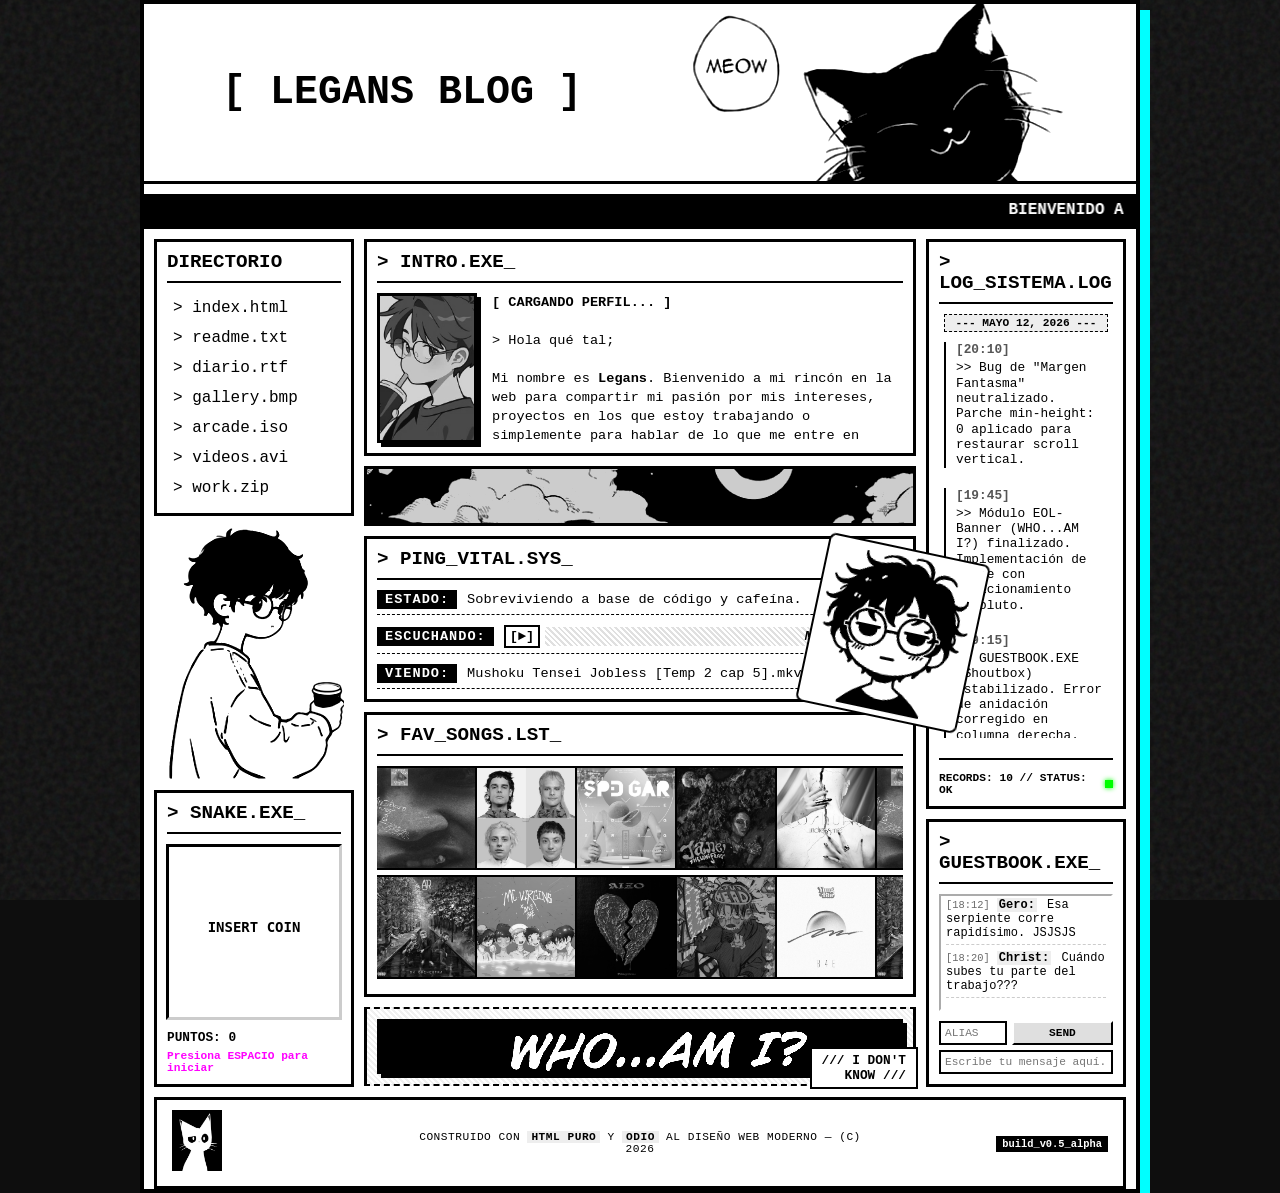
<file: index.html>
<!DOCTYPE html>
<html lang="es">
<head>
    <meta charset="UTF-8">
    <meta name="viewport" content="width=device-width, initial-scale=1.0">
    <title>~* Mi Espacio Y2K *~</title>
    <link rel="stylesheet" href="css/global.css">
    <link rel="stylesheet" href="css/index.css">
</head>
<body>

<div class="wrapper">

    <!-- ▸ HEADER -->
    <header class="manga-box" style="padding: 0; border: none; background: transparent;">
        <div class="banner-container">
            <div class="banner-content-box">
                <h1 class="banner-title">[ LEGANS BLOG ]</h1>
                <div class="banner-img-box">
                    <img src="media/Imagenes/index/gato.jpg" alt="Imagen Gato Banner" class="banner-img">
                </div>
            </div>
        </div>
        <div class="marquee-bar">
            <marquee scrollamount="5">BIENVENIDO A MI BLOG /// ERROR 404 /// <b>RECOMENDACION DEL DIA:</b> COME BACK TO EARTH - MAC MILLER</marquee>
        </div>
    </header>

    <!-- ▸ LAYOUT PRINCIPAL -->
    <div class="layout-grid">

        <!-- ━━━ SIDEBAR IZQUIERDO ━━━ -->
        <nav class="sidebar left-side">

            <div class="manga-box directory-box">
                <h2>DIRECTORIO</h2>
                <ul>
                    <li><a href="#">> index.html</a></li>
                    <li><a href="#">> readme.txt</a></li>
                    <li><a href="#">> diario.rtf</a></li>
                    <li><a href="#">> gallery.bmp</a></li>
                    <li><a href="#">> arcade.iso</a></li>
                    <li><a href="#">> videos.avi</a></li>
                    <li class="dropdown-container">
                        <a href="#">> work.zip</a>
                        <div class="dropdown-menu">
                            <a href="archivo-sonoro.html">>> archivo_sonoro.mp3</a>
                            <a href="flexbox.html">>> flexbox.exe</a>
                            <a href="grid.html">>> grid.exe</a>
                            <a href="tipografias.html">>> tipografias.woff</a>
                            <a href="glosario.html">>> glosario.exe</a>
                        </div>
                    </li>
                </ul>
            </div>

            <div class="side-art-container">
                <img src="media/Imagenes/index/meme.jpg" alt="Side Art" class="side-art-img">
            </div>

            <div class="manga-box arcade-module">
                <h2>> snake.exe_</h2>
                <div class="canvas-container">
                    <canvas id="snakeGame" width="170" height="170"></canvas>
                </div>
                <div class="arcade-controls">
                    <p class="score-display">PUNTOS: <span id="snakeScore">0</span></p>
                    <p class="blink-text retro-start-msg">Presiona ESPACIO para iniciar</p>
                </div>
            </div>

        </nav>

        <!-- ━━━ CONTENIDO CENTRAL ━━━ -->
        <main class="content-area">

            <section class="manga-box">
                <h2>> intro.exe_</h2>
                <div class="status-layout">
                    <div class="avatar-box">
                        <img src="media/Imagenes/index/icon me.png" alt="Avatar de Legans" class="avatar-img">
                    </div>
                    <div class="status-text scrollbar-retro">
                        <p><b>[ CARGANDO PERFIL... ]</b></p>
                        <br>
                        <p>> Hola qué tal;</p>
                        <br>
                        <p>Mi nombre es <b>Legans</b>. Bienvenido a mi rincón en la web para compartir mi pasión por mis intereses, proyectos en los que estoy trabajando o simplemente para hablar de lo que me entre en gana. No soy mucho de hablar (o en este caso, escribir) pero se intenta.</p>
                        <br>
                        <p><b>>> MIS INTERESES / PASATIEMPOS:</b></p>
                        <p>Paso gran parte del tiempo frente a mi computador, ya sea aprendiendo sobre cualquier cosa (programación, edición, animación, creación de contenido), o en la sala de casa viendo alguna peli, serie o a algún anime, como también escuchando música en aleatorio encontrando nuevos gustos.</p>
                        <br>
                        <p><i>[ FIN DE LA TRANSMISIÓN ]</i></p>
                    </div>
                </div>
            </section>

            <div class="image-separator manga-box">
                <img src="media/Imagenes/index/luna.jpg" alt="Separador Manga" class="separator-img">
            </div>

            <section class="manga-box current-status">
                <img src="media/Imagenes/index/yo mee.png" alt="Sticker status" class="status-sticker">
                <h2>> ping_vital.sys_</h2>
                <div class="status-grid">
                    <div class="status-item">
                        <span class="status-label">ESTADO:</span>
                        <span class="status-value">Sobreviviendo a base de código y cafeína.</span>
                    </div>
                    <div class="status-item">
                        <span class="status-label">ESCUCHANDO:</span>
                        <button id="retro-play" onclick="toggleMusic()">[►]</button>
                        <marquee scrollamount="4" class="status-marquee">Must be Love - Yung Bae.mp3</marquee>
                        <audio id="myAudio" loop>
                            <source src="media/audios/index/Must be love - Young bae.mp3" type="audio/mpeg">
                        </audio>
                    </div>
                    <div class="status-item">
                        <span class="status-label">VIENDO:</span>
                        <span class="status-value">Mushoku Tensei Jobless [Temp 2 cap 5].mkv</span>
                    </div>
                </div>
            </section>

            <section class="manga-box fav-songs-separator">
                <h2>> fav_songs.lst_</h2>
                <div class="cover-marquee-container">
                    <div class="cover-track track-left">
                        <img src="media/Imagenes/index/Caratulas/MmmM.png" alt="MmmM - MiloJ" class="album-cover">
                        <img src="media/Imagenes/index/Caratulas/Himno del Mediocre.png" alt="Himno del Mediocre - CA7RIEL & Paco Amoroso" class="album-cover">
                        <img src="media/Imagenes/index/Caratulas/Don't you want me (con Such).png" alt="Don't you want me (con Such) - PSYQUI" class="album-cover">
                        <img src="media/Imagenes/index/Caratulas/Jane!.png" alt="Jane! - The Long Face" class="album-cover">
                        <img src="media/Imagenes/index/Caratulas/Undress me .png" alt="Undress me - Cö shu Nie" class="album-cover">
                        <!-- Duplicados para el loop infinito -->
                        <img src="media/Imagenes/index/Caratulas/MmmM.png" alt="MmmM - MiloJ" class="album-cover">
                        <img src="media/Imagenes/index/Caratulas/Himno del Mediocre.png" alt="Himno del Mediocre - CA7RIEL & Paco Amoroso" class="album-cover">
                        <img src="media/Imagenes/index/Caratulas/Don't you want me (con Such).png" alt="Don't you want me (con Such) - PSYQUI" class="album-cover">
                        <img src="media/Imagenes/index/Caratulas/Jane!.png" alt="Jane! - The Long Face" class="album-cover">
                        <img src="media/Imagenes/index/Caratulas/Undress me .png" alt="Undress me - Cö shu Nie" class="album-cover">
                    </div>
                </div>
                <div class="cover-marquee-container">
                    <div class="cover-track track-right">
                        <img src="media/Imagenes/index/Caratulas/Adventure Is Out There.png" alt="Adventure Is Out There - AJR" class="album-cover">
                        <img src="media/Imagenes/index/Caratulas/Sundress.png" alt="Sundress - MC Virgins y Yung Bae" class="album-cover">
                        <img src="media/Imagenes/index/Caratulas/Aizo.png" alt="AIZO - King Gnu" class="album-cover">
                        <img src="media/Imagenes/index/Caratulas/IN_MY_HEAD.png" alt="IN_MY_HEAD - natori" class="album-cover">
                        <img src="media/Imagenes/index/Caratulas/This Is It.png" alt="This Is It - Yung Bae" class="album-cover">
                        <!-- Duplicados para el loop infinito -->
                        <img src="media/Imagenes/index/Caratulas/Adventure Is Out There.png" alt="Adventure Is Out There - AJR" class="album-cover">
                        <img src="media/Imagenes/index/Caratulas/Sundress.png" alt="Sundress - MC Virgins y Yung Bae" class="album-cover">
                        <img src="media/Imagenes/index/Caratulas/Aizo.png" alt="AIZO - King Gnu" class="album-cover">
                        <img src="media/Imagenes/index/Caratulas/IN_MY_HEAD.png" alt="IN_MY_HEAD - natori" class="album-cover">
                        <img src="media/Imagenes/index/Caratulas/This Is It.png" alt="This Is It - Yung Bae" class="album-cover">
                    </div>
                </div>
            </section>

            <div class="manga-box eol-banner">
                <div class="eol-composition">
                    <img src="media/Imagenes/index/who am i.jpg" alt="System End of Line" class="eol-img">
                    <div class="eol-text-badge">
                        <span>/// I Don't</span>
                        <span>Know ///</span>
                    </div>
                </div>
            </div>

        </main>

        <!-- ━━━ SIDEBAR DERECHO ━━━ -->
        <aside>
            <div class="sidebar right-side manga-box system-log">
                <h2>> log_sistema.log</h2>
                <div class="log-entries scrollbar-retro">
                    <div class="log-day-header">--- MAYO 12, 2026 ---</div>
                    <div class="log-item">
                        <span class="log-date">[20:10]</span>
                        <p class="log-msg">>> Bug de "Margen Fantasma" neutralizado. Parche min-height: 0 aplicado para restaurar scroll vertical.</p>
                    </div>
                    <div class="log-item">
                        <span class="log-date">[19:45]</span>
                        <p class="log-msg">>> Módulo EOL-Banner (WHO...AM I?) finalizado. Implementación de Badge con posicionamiento absoluto.</p>
                    </div>
                    <div class="log-item">
                        <span class="log-date">[19:15]</span>
                        <p class="log-msg">>> GUESTBOOK.EXE (Shoutbox) estabilizado. Error de anidación corregido en columna derecha.</p>
                    </div>
                    <div class="log-item">
                        <span class="log-date">[18:50]</span>
                        <p class="log-msg">>> Reposicionamiento táctico de SNAKE.EXE. Ajuste manual de -20px para eliminar brecha visual.</p>
                    </div>
                    <div class="log-day-header">--- MAYO 11, 2026 ---</div>
                    <div class="log-item">
                        <span class="log-date">[22:30]</span>
                        <p class="log-msg">>> Motor arcade SNAKE.EXE (Vanilla JS) en línea. Renderizado a 170x170px con estética pixel art.</p>
                    </div>
                    <div class="log-item">
                        <span class="log-date">[17:22]</span>
                        <p class="log-msg">>> Optimizando espaciado en encabezados H2. Corrigiendo colisión de caracteres '_'.</p>
                    </div>
                    <div class="log-item">
                        <span class="log-date">[16:30]</span>
                        <p class="log-msg">>> Limitador de volumen fijado en 0.2 (Protocolo anti-sordera).</p>
                    </div>
                    <div class="log-item">
                        <span class="log-date">[16:05]</span>
                        <p class="log-msg">>> Driver de audio instalado. Pista: Deftones - Cherry Waves.</p>
                    </div>
                    <div class="log-item">
                        <span class="log-date">[14:10]</span>
                        <p class="log-msg">>> Desplegando PING_VITAL.sys. Sticker diagonal detectado en cuadrante derecho.</p>
                    </div>
                    <div class="log-item">
                        <span class="log-date">[11:40]</span>
                        <p class="log-msg">>> Módulo intro.exe actualizado con datos del usuario: LEGANS.</p>
                    </div>
                    <div class="log-item">
                        <span class="log-date">[09:15]</span>
                        <p class="log-msg">>> Servidor ONLINE. Procesando banner superior y alineación de imagen.</p>
                    </div>
                    <div class="log-day-header">--- MAYO 10, 2026 ---</div>
                    <div class="log-item">
                        <span class="log-date">[21:30]</span>
                        <p class="log-msg">>> Backup del sistema completado. Suspendiendo servidor...</p>
                    </div>
                    <div class="log-item">
                        <span class="log-date">[18:20]</span>
                        <p class="log-msg">>> Aplicando filtros de contraste Manga a contenedores principales.</p>
                    </div>
                    <div class="log-item">
                        <span class="log-date">[15:45]</span>
                        <p class="log-msg">>> Directorio de archivos indexado. Extensiones .exe y .mp3 vinculadas.</p>
                    </div>
                    <div class="log-item">
                        <span class="log-date">[14:00]</span>
                        <p class="log-msg">>> Inicializando núcleo Legans_OS. Estructura de 3 columnas cargada.</p>
                    </div>
                </div>
                <div class="log-footer">
                    <p>RECORDS: 10 // STATUS: OK</p>
                    <div class="blink-dot"></div>
                </div>
            </div>

            <div class="manga-box shoutbox-module">
                <h2>> guestbook.exe_</h2>
                <div class="shoutbox-feed scrollbar-retro" id="shoutFeed">
                    <div class="shout">
                        <span class="shout-time">[18:00]</span>
                        <b class="shout-name">SYSADMIN:</b>
                        <span class="shout-msg">Módulo de comunicaciones en línea.</span>
                    </div>
                    <div class="shout">
                        <span class="shout-time">[18:05]</span>
                        <b class="shout-name">Manu:</b>
                        <span class="shout-msg">Que pagina mas linda UwU</span>
                    </div>
                    <div class="shout">
                        <span class="shout-time">[18:12]</span>
                        <b class="shout-name">Gero:</b>
                        <span class="shout-msg">Esa serpiente corre rapidísimo. JSJSJS</span>
                    </div>
                    <div class="shout">
                        <span class="shout-time">[18:20]</span>
                        <b class="shout-name">Christ:</b>
                        <span class="shout-msg">Cuándo subes tu parte del trabajo???</span>
                    </div>
                </div>
                <form id="shoutForm" class="shout-form">
                    <div class="input-row">
                        <input type="text" id="shoutUser" placeholder="ALIAS" maxlength="10" required autocomplete="off">
                        <button type="submit" class="retro-btn">SEND</button>
                    </div>
                    <input type="text" id="shoutText" placeholder="Escribe tu mensaje aquí..." maxlength="60" required autocomplete="off">
                </form>
            </div>
        </aside>

    </div><!-- /.layout-grid -->

    <!-- ▸ FOOTER -->
    <footer class="manga-box main-footer">
        <div class="footer-left">
            <img src="media/Imagenes/index/cat foo.jpg" alt="System Icon" class="footer-mini-img">
        </div>
        <div class="footer-center">
            <p>Construido con <b>HTML PURO</b> y <b>ODIO</b> al diseño web moderno — (c) 2026</p>
        </div>
        <div class="footer-right">
            <span class="version-tag">build_v0.5_alpha</span>
        </div>
    </footer>

</div><!-- /.wrapper -->

<div id="retro-tooltip"></div>
<script src="script.js"></script>

</body>
</html>
</file>
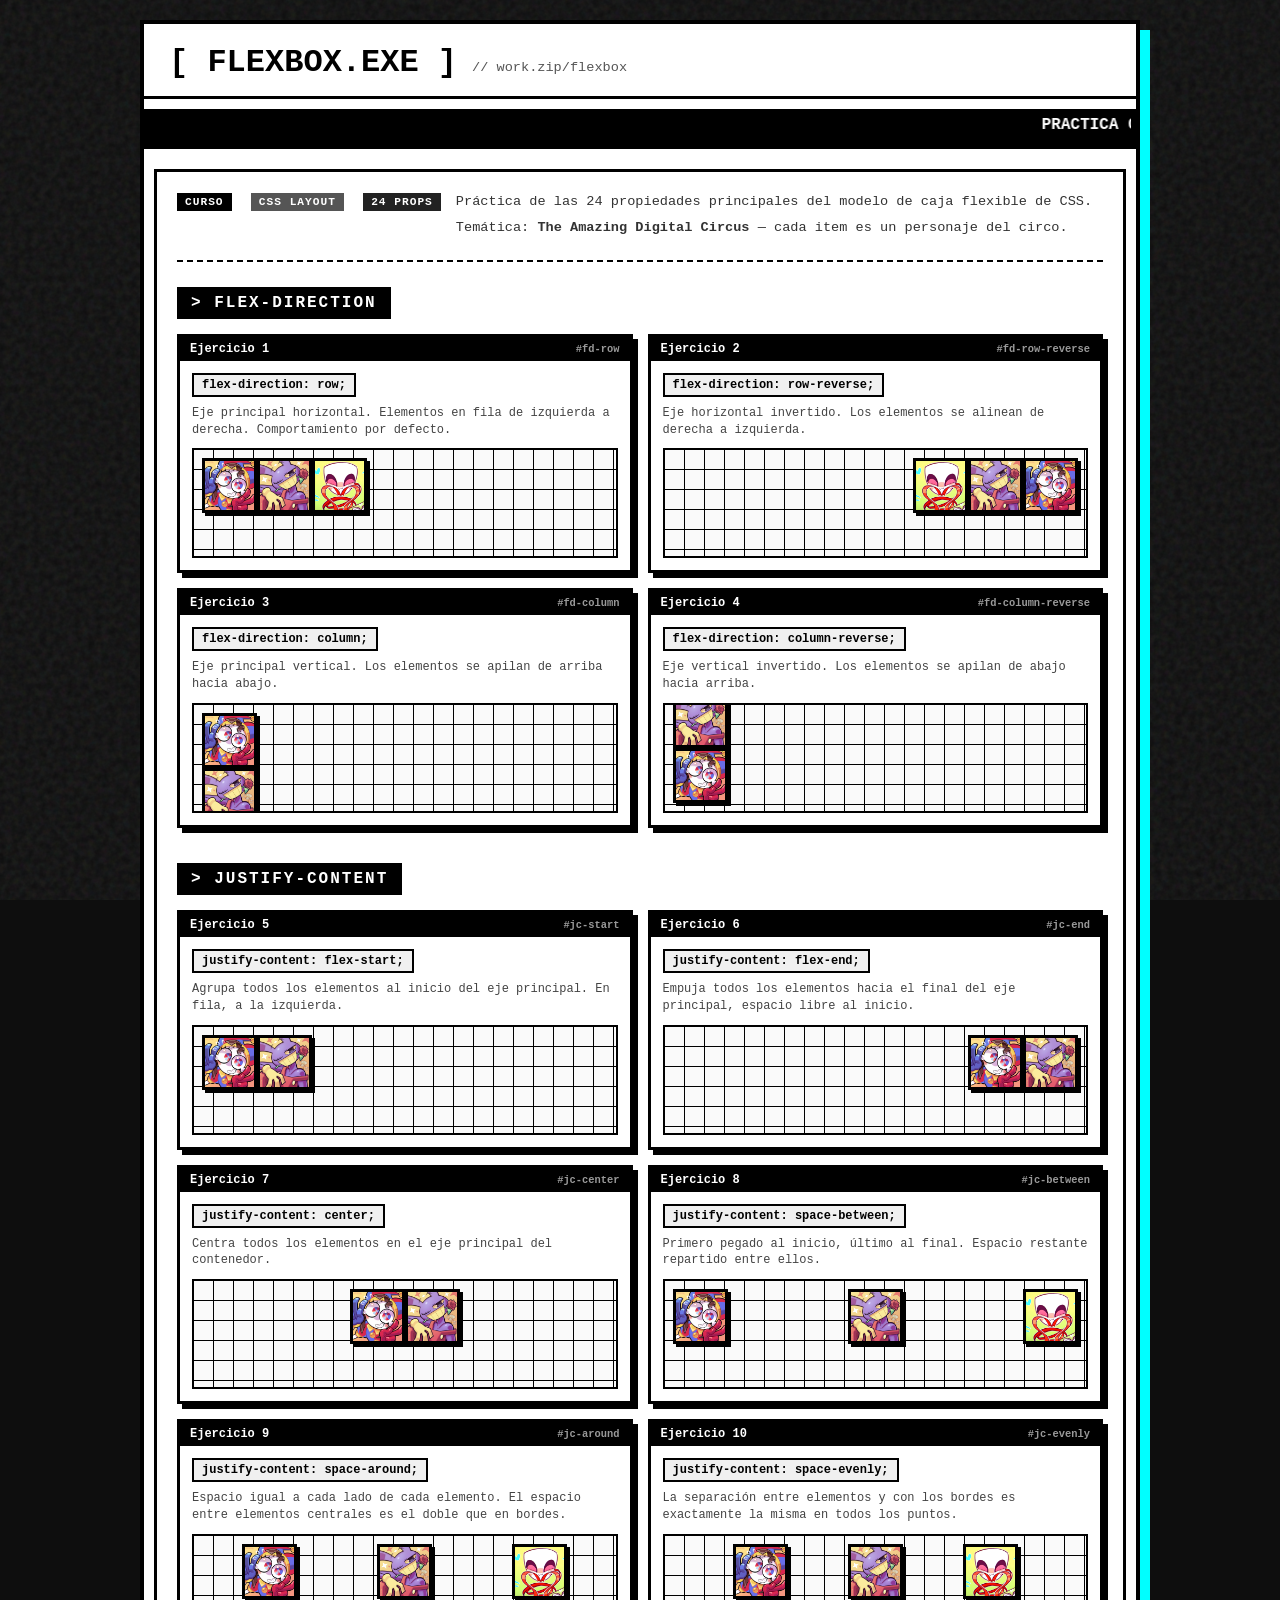
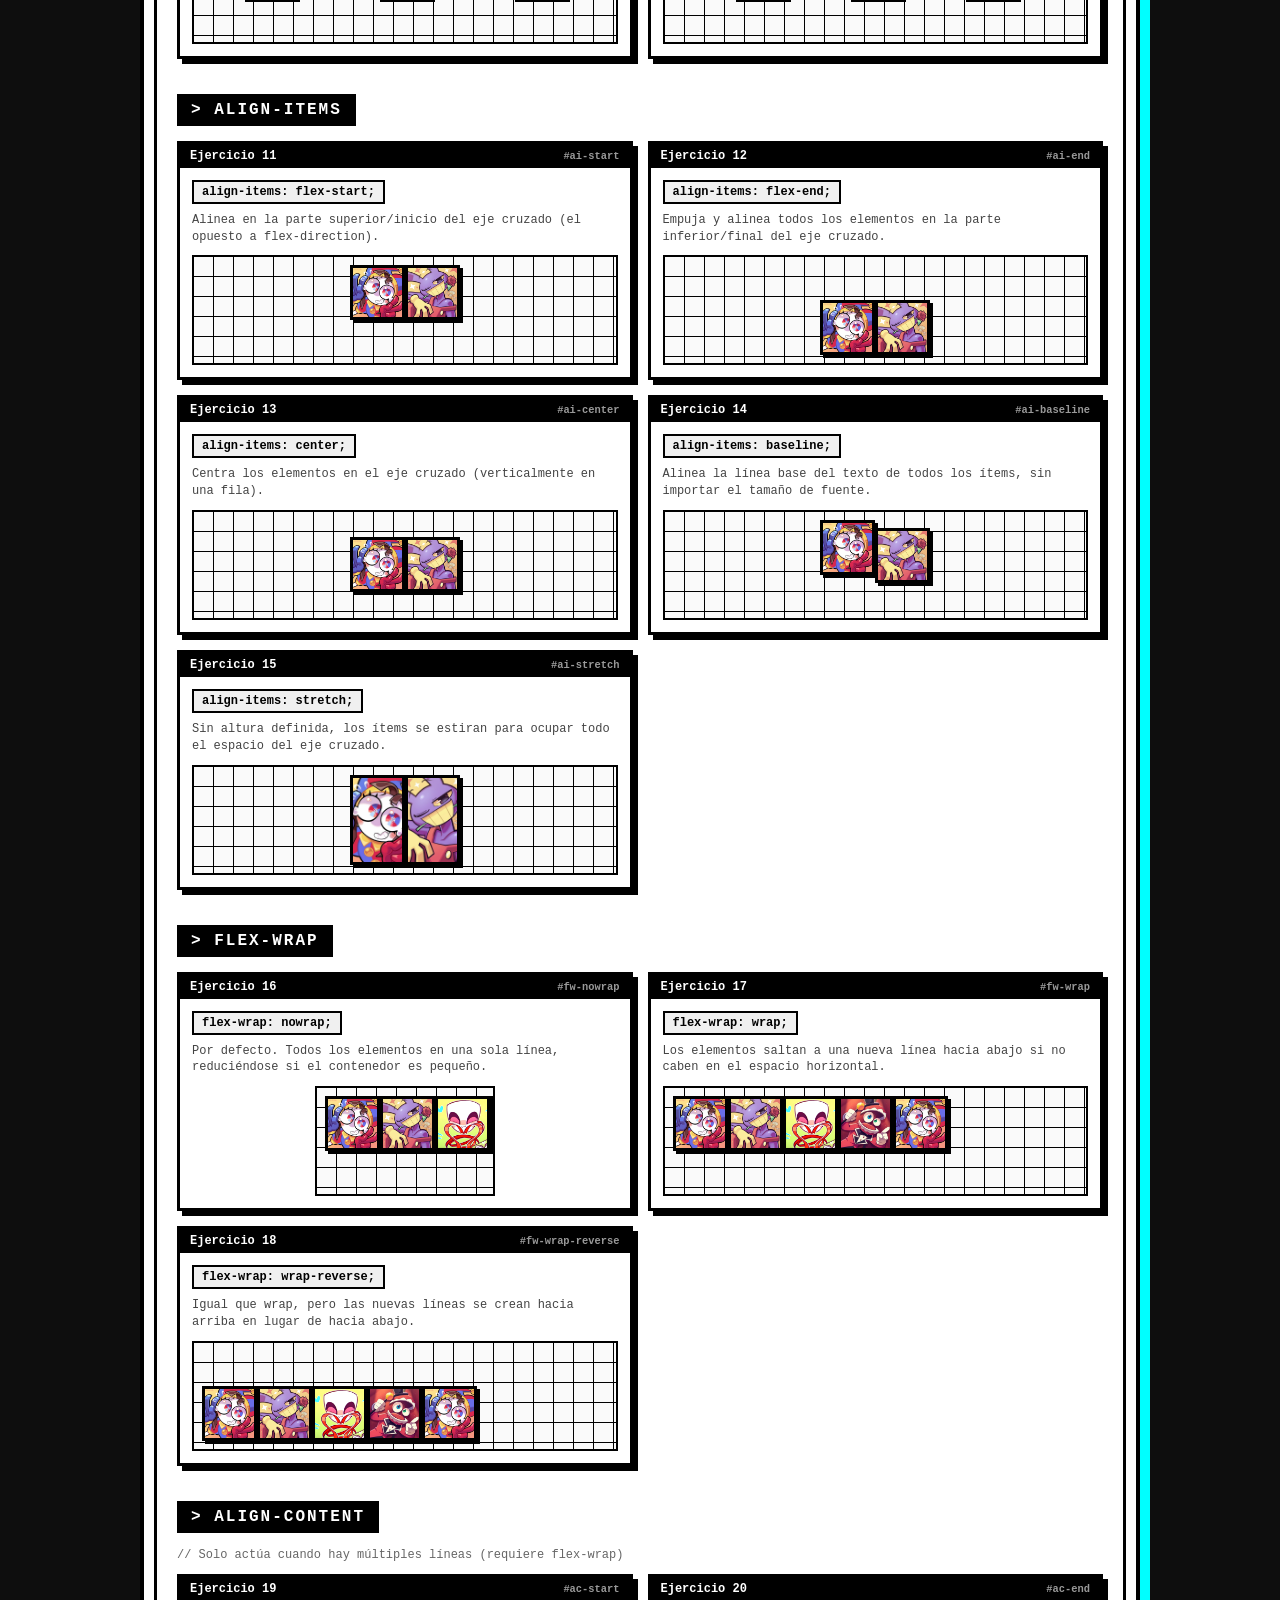
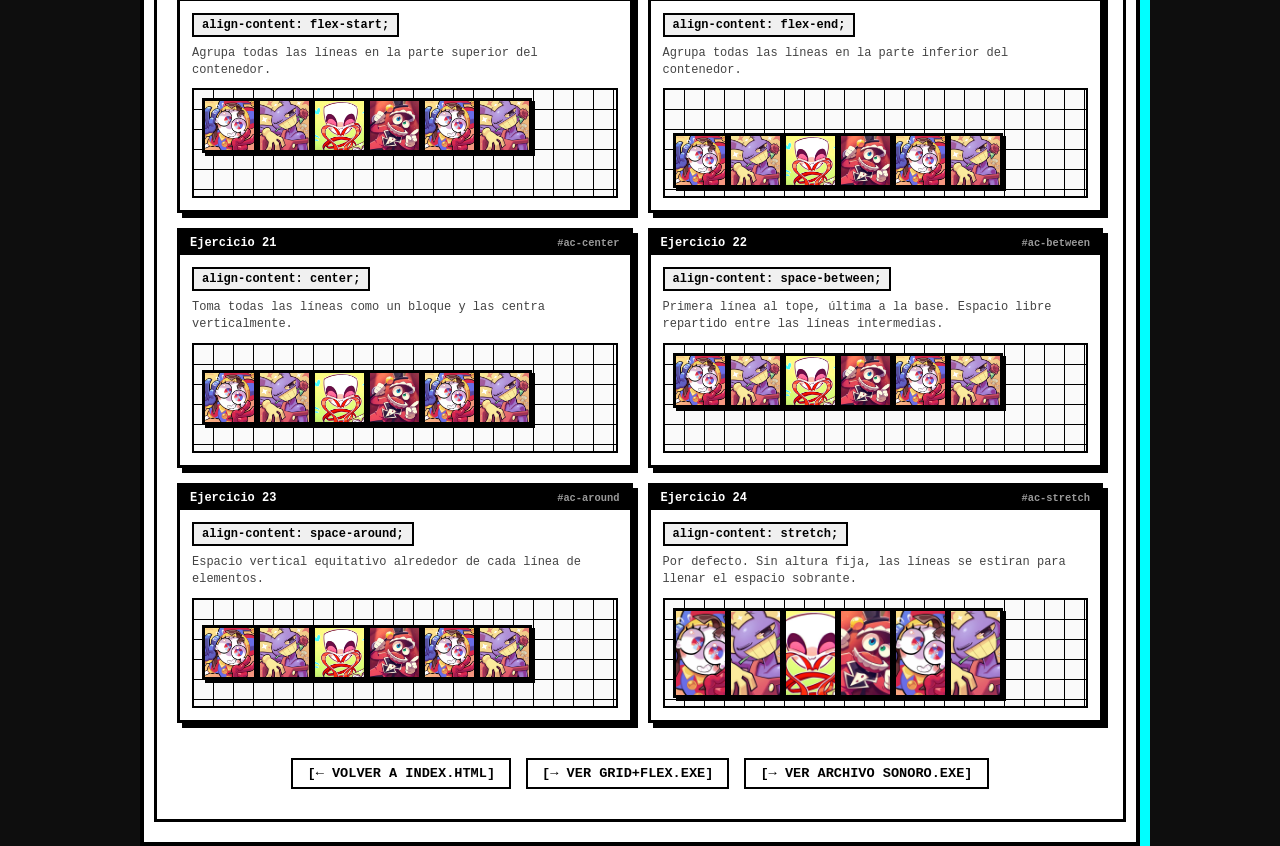
<file: flexbox.html>
<!DOCTYPE html>
<html lang="es">
<head>
    <meta charset="UTF-8">
    <meta name="viewport" content="width=device-width, initial-scale=1.0">
    <title>~* [ WORK.ZIP - FLEXBOX.EXE ] *~</title>
    <link rel="stylesheet" href="css/global.css">
    <link rel="stylesheet" href="css/flexbox.css">
</head>
<body>

<div class="wrapper wrapper-flexbox">

    <!-- ▸ HEADER -->
    <header class="manga-box header-flexbox">
        <div class="fb-banner">
            <h1 class="fb-banner-title">[ FLEXBOX.EXE ]</h1>
            <p class="fb-banner-sub">// work.zip/flexbox</p>
        </div>
        <div class="marquee-bar">
            <marquee scrollamount="4">PRACTICA CSS FLEXBOX // 24 PROPIEDADES // THE AMAZING DIGITAL CIRCUS // BY LEGANS</marquee>
        </div>
    </header>

    <!-- ▸ CONTENIDO -->
    <main class="manga-box main-flexbox">

        <!-- Intro del trabajo -->
        <div class="fb-intro">
            <div>
                <span class="fb-tag tag-curso">CURSO</span>&nbsp;
                <span class="fb-tag tag-tipo">CSS LAYOUT</span>&nbsp;
                <span class="fb-tag tag-props">24 PROPS</span>
            </div>
            <div class="fb-intro-text">
                <p>Práctica de las 24 propiedades principales del modelo de caja flexible de CSS.</p>
                <p>Temática: <b>The Amazing Digital Circus</b> — cada item es un personaje del circo.</p>
            </div>
        </div>

        <!-- GRUPO 1: flex-direction -->
        <div class="fb-group">
            <span class="fb-group-title">> flex-direction</span>
            <div class="fb-grid">

                <div class="fb-card">
                    <div class="fb-card-header"><span>Ejercicio 1</span><span class="fb-card-num">#fd-row</span></div>
                    <div class="fb-card-body">
                        <span class="fb-prop-code">flex-direction: row;</span>
                        <p class="fb-desc">Eje principal horizontal. Elementos en fila de izquierda a derecha. Comportamiento por defecto.</p>
                        <div class="fb-stage fd-row">
                            <div class="fb-item">1</div><div class="fb-item">2</div><div class="fb-item">3</div>
                        </div>
                    </div>
                </div>

                <div class="fb-card">
                    <div class="fb-card-header"><span>Ejercicio 2</span><span class="fb-card-num">#fd-row-reverse</span></div>
                    <div class="fb-card-body">
                        <span class="fb-prop-code">flex-direction: row-reverse;</span>
                        <p class="fb-desc">Eje horizontal invertido. Los elementos se alinean de derecha a izquierda.</p>
                        <div class="fb-stage fd-row-reverse">
                            <div class="fb-item">1</div><div class="fb-item">2</div><div class="fb-item">3</div>
                        </div>
                    </div>
                </div>

                <div class="fb-card">
                    <div class="fb-card-header"><span>Ejercicio 3</span><span class="fb-card-num">#fd-column</span></div>
                    <div class="fb-card-body">
                        <span class="fb-prop-code">flex-direction: column;</span>
                        <p class="fb-desc">Eje principal vertical. Los elementos se apilan de arriba hacia abajo.</p>
                        <div class="fb-stage fd-column">
                            <div class="fb-item">1</div><div class="fb-item">2</div><div class="fb-item">3</div>
                        </div>
                    </div>
                </div>

                <div class="fb-card">
                    <div class="fb-card-header"><span>Ejercicio 4</span><span class="fb-card-num">#fd-column-reverse</span></div>
                    <div class="fb-card-body">
                        <span class="fb-prop-code">flex-direction: column-reverse;</span>
                        <p class="fb-desc">Eje vertical invertido. Los elementos se apilan de abajo hacia arriba.</p>
                        <div class="fb-stage fd-column-reverse">
                            <div class="fb-item">1</div><div class="fb-item">2</div><div class="fb-item">3</div>
                        </div>
                    </div>
                </div>

            </div>
        </div>

        <!-- GRUPO 2: justify-content -->
        <div class="fb-group">
            <span class="fb-group-title">> justify-content</span>
            <div class="fb-grid">

                <div class="fb-card">
                    <div class="fb-card-header"><span>Ejercicio 5</span><span class="fb-card-num">#jc-start</span></div>
                    <div class="fb-card-body">
                        <span class="fb-prop-code">justify-content: flex-start;</span>
                        <p class="fb-desc">Agrupa todos los elementos al inicio del eje principal. En fila, a la izquierda.</p>
                        <div class="fb-stage jc-start">
                            <div class="fb-item">1</div><div class="fb-item">2</div>
                        </div>
                    </div>
                </div>

                <div class="fb-card">
                    <div class="fb-card-header"><span>Ejercicio 6</span><span class="fb-card-num">#jc-end</span></div>
                    <div class="fb-card-body">
                        <span class="fb-prop-code">justify-content: flex-end;</span>
                        <p class="fb-desc">Empuja todos los elementos hacia el final del eje principal, espacio libre al inicio.</p>
                        <div class="fb-stage jc-end">
                            <div class="fb-item">1</div><div class="fb-item">2</div>
                        </div>
                    </div>
                </div>

                <div class="fb-card">
                    <div class="fb-card-header"><span>Ejercicio 7</span><span class="fb-card-num">#jc-center</span></div>
                    <div class="fb-card-body">
                        <span class="fb-prop-code">justify-content: center;</span>
                        <p class="fb-desc">Centra todos los elementos en el eje principal del contenedor.</p>
                        <div class="fb-stage jc-center">
                            <div class="fb-item">1</div><div class="fb-item">2</div>
                        </div>
                    </div>
                </div>

                <div class="fb-card">
                    <div class="fb-card-header"><span>Ejercicio 8</span><span class="fb-card-num">#jc-between</span></div>
                    <div class="fb-card-body">
                        <span class="fb-prop-code">justify-content: space-between;</span>
                        <p class="fb-desc">Primero pegado al inicio, último al final. Espacio restante repartido entre ellos.</p>
                        <div class="fb-stage jc-between">
                            <div class="fb-item">1</div><div class="fb-item">2</div><div class="fb-item">3</div>
                        </div>
                    </div>
                </div>

                <div class="fb-card">
                    <div class="fb-card-header"><span>Ejercicio 9</span><span class="fb-card-num">#jc-around</span></div>
                    <div class="fb-card-body">
                        <span class="fb-prop-code">justify-content: space-around;</span>
                        <p class="fb-desc">Espacio igual a cada lado de cada elemento. El espacio entre elementos centrales es el doble que en bordes.</p>
                        <div class="fb-stage jc-around">
                            <div class="fb-item">1</div><div class="fb-item">2</div><div class="fb-item">3</div>
                        </div>
                    </div>
                </div>

                <div class="fb-card">
                    <div class="fb-card-header"><span>Ejercicio 10</span><span class="fb-card-num">#jc-evenly</span></div>
                    <div class="fb-card-body">
                        <span class="fb-prop-code">justify-content: space-evenly;</span>
                        <p class="fb-desc">La separación entre elementos y con los bordes es exactamente la misma en todos los puntos.</p>
                        <div class="fb-stage jc-evenly">
                            <div class="fb-item">1</div><div class="fb-item">2</div><div class="fb-item">3</div>
                        </div>
                    </div>
                </div>

            </div>
        </div>

        <!-- GRUPO 3: align-items -->
        <div class="fb-group">
            <span class="fb-group-title">> align-items</span>
            <div class="fb-grid">

                <div class="fb-card">
                    <div class="fb-card-header"><span>Ejercicio 11</span><span class="fb-card-num">#ai-start</span></div>
                    <div class="fb-card-body">
                        <span class="fb-prop-code">align-items: flex-start;</span>
                        <p class="fb-desc">Alinea en la parte superior/inicio del eje cruzado (el opuesto a flex-direction).</p>
                        <div class="fb-stage jc-center ai-start">
                            <div class="fb-item">1</div><div class="fb-item">2</div>
                        </div>
                    </div>
                </div>

                <div class="fb-card">
                    <div class="fb-card-header"><span>Ejercicio 12</span><span class="fb-card-num">#ai-end</span></div>
                    <div class="fb-card-body">
                        <span class="fb-prop-code">align-items: flex-end;</span>
                        <p class="fb-desc">Empuja y alinea todos los elementos en la parte inferior/final del eje cruzado.</p>
                        <div class="fb-stage jc-center ai-end">
                            <div class="fb-item">1</div><div class="fb-item">2</div>
                        </div>
                    </div>
                </div>

                <div class="fb-card">
                    <div class="fb-card-header"><span>Ejercicio 13</span><span class="fb-card-num">#ai-center</span></div>
                    <div class="fb-card-body">
                        <span class="fb-prop-code">align-items: center;</span>
                        <p class="fb-desc">Centra los elementos en el eje cruzado (verticalmente en una fila).</p>
                        <div class="fb-stage jc-center ai-center">
                            <div class="fb-item">1</div><div class="fb-item">2</div>
                        </div>
                    </div>
                </div>

                <div class="fb-card">
                    <div class="fb-card-header"><span>Ejercicio 14</span><span class="fb-card-num">#ai-baseline</span></div>
                    <div class="fb-card-body">
                        <span class="fb-prop-code">align-items: baseline;</span>
                        <p class="fb-desc">Alinea la línea base del texto de todos los ítems, sin importar el tamaño de fuente.</p>
                        <div class="fb-stage jc-center ai-baseline">
                            <div class="fb-item" style="font-size:2rem; padding-top:8px; color:transparent;">1</div>
                            <div class="fb-item" style="font-size:0.9rem; color:transparent;">2</div>
                        </div>
                    </div>
                </div>

                <div class="fb-card">
                    <div class="fb-card-header"><span>Ejercicio 15</span><span class="fb-card-num">#ai-stretch</span></div>
                    <div class="fb-card-body">
                        <span class="fb-prop-code">align-items: stretch;</span>
                        <p class="fb-desc">Sin altura definida, los ítems se estiran para ocupar todo el espacio del eje cruzado.</p>
                        <div class="fb-stage jc-center ai-stretch">
                            <div class="fb-item">1</div><div class="fb-item">2</div>
                        </div>
                    </div>
                </div>

            </div>
        </div>

        <!-- GRUPO 4: flex-wrap -->
        <div class="fb-group">
            <span class="fb-group-title">> flex-wrap</span>
            <div class="fb-grid">

                <div class="fb-card">
                    <div class="fb-card-header"><span>Ejercicio 16</span><span class="fb-card-num">#fw-nowrap</span></div>
                    <div class="fb-card-body">
                        <span class="fb-prop-code">flex-wrap: nowrap;</span>
                        <p class="fb-desc">Por defecto. Todos los elementos en una sola línea, reduciéndose si el contenedor es pequeño.</p>
                        <div class="fb-stage fw-nowrap" style="width:180px; margin:0 auto;">
                            <div class="fb-item">1</div><div class="fb-item">2</div><div class="fb-item">3</div><div class="fb-item">4</div>
                        </div>
                    </div>
                </div>

                <div class="fb-card">
                    <div class="fb-card-header"><span>Ejercicio 17</span><span class="fb-card-num">#fw-wrap</span></div>
                    <div class="fb-card-body">
                        <span class="fb-prop-code">flex-wrap: wrap;</span>
                        <p class="fb-desc">Los elementos saltan a una nueva línea hacia abajo si no caben en el espacio horizontal.</p>
                        <div class="fb-stage fw-wrap">
                            <div class="fb-item">1</div><div class="fb-item">2</div><div class="fb-item">3</div><div class="fb-item">4</div><div class="fb-item">5</div>
                        </div>
                    </div>
                </div>

                <div class="fb-card">
                    <div class="fb-card-header"><span>Ejercicio 18</span><span class="fb-card-num">#fw-wrap-reverse</span></div>
                    <div class="fb-card-body">
                        <span class="fb-prop-code">flex-wrap: wrap-reverse;</span>
                        <p class="fb-desc">Igual que wrap, pero las nuevas líneas se crean hacia arriba en lugar de hacia abajo.</p>
                        <div class="fb-stage fw-wrap-reverse">
                            <div class="fb-item">1</div><div class="fb-item">2</div><div class="fb-item">3</div><div class="fb-item">4</div><div class="fb-item">5</div>
                        </div>
                    </div>
                </div>

            </div>
        </div>

        <!-- GRUPO 5: align-content -->
        <div class="fb-group">
            <span class="fb-group-title">> align-content</span>
            <p style="font-size:0.75rem; color:#666; margin-bottom:12px; font-family:'Courier New',monospace;">// Solo actúa cuando hay múltiples líneas (requiere flex-wrap)</p>
            <div class="fb-grid">

                <div class="fb-card">
                    <div class="fb-card-header"><span>Ejercicio 19</span><span class="fb-card-num">#ac-start</span></div>
                    <div class="fb-card-body">
                        <span class="fb-prop-code">align-content: flex-start;</span>
                        <p class="fb-desc">Agrupa todas las líneas en la parte superior del contenedor.</p>
                        <div class="fb-stage ac-start">
                            <div class="fb-item">1</div><div class="fb-item">2</div><div class="fb-item">3</div><div class="fb-item">4</div><div class="fb-item">5</div><div class="fb-item">6</div>
                        </div>
                    </div>
                </div>

                <div class="fb-card">
                    <div class="fb-card-header"><span>Ejercicio 20</span><span class="fb-card-num">#ac-end</span></div>
                    <div class="fb-card-body">
                        <span class="fb-prop-code">align-content: flex-end;</span>
                        <p class="fb-desc">Agrupa todas las líneas en la parte inferior del contenedor.</p>
                        <div class="fb-stage ac-end">
                            <div class="fb-item">1</div><div class="fb-item">2</div><div class="fb-item">3</div><div class="fb-item">4</div><div class="fb-item">5</div><div class="fb-item">6</div>
                        </div>
                    </div>
                </div>

                <div class="fb-card">
                    <div class="fb-card-header"><span>Ejercicio 21</span><span class="fb-card-num">#ac-center</span></div>
                    <div class="fb-card-body">
                        <span class="fb-prop-code">align-content: center;</span>
                        <p class="fb-desc">Toma todas las líneas como un bloque y las centra verticalmente.</p>
                        <div class="fb-stage ac-center">
                            <div class="fb-item">1</div><div class="fb-item">2</div><div class="fb-item">3</div><div class="fb-item">4</div><div class="fb-item">5</div><div class="fb-item">6</div>
                        </div>
                    </div>
                </div>

                <div class="fb-card">
                    <div class="fb-card-header"><span>Ejercicio 22</span><span class="fb-card-num">#ac-between</span></div>
                    <div class="fb-card-body">
                        <span class="fb-prop-code">align-content: space-between;</span>
                        <p class="fb-desc">Primera línea al tope, última a la base. Espacio libre repartido entre las líneas intermedias.</p>
                        <div class="fb-stage ac-between">
                            <div class="fb-item">1</div><div class="fb-item">2</div><div class="fb-item">3</div><div class="fb-item">4</div><div class="fb-item">5</div><div class="fb-item">6</div>
                        </div>
                    </div>
                </div>

                <div class="fb-card">
                    <div class="fb-card-header"><span>Ejercicio 23</span><span class="fb-card-num">#ac-around</span></div>
                    <div class="fb-card-body">
                        <span class="fb-prop-code">align-content: space-around;</span>
                        <p class="fb-desc">Espacio vertical equitativo alrededor de cada línea de elementos.</p>
                        <div class="fb-stage ac-around">
                            <div class="fb-item">1</div><div class="fb-item">2</div><div class="fb-item">3</div><div class="fb-item">4</div><div class="fb-item">5</div><div class="fb-item">6</div>
                        </div>
                    </div>
                </div>

                <div class="fb-card">
                    <div class="fb-card-header"><span>Ejercicio 24</span><span class="fb-card-num">#ac-stretch</span></div>
                    <div class="fb-card-body">
                        <span class="fb-prop-code">align-content: stretch;</span>
                        <p class="fb-desc">Por defecto. Sin altura fija, las líneas se estiran para llenar el espacio sobrante.</p>
                        <div class="fb-stage ac-stretch">
                            <div class="fb-item">1</div><div class="fb-item">2</div><div class="fb-item">3</div><div class="fb-item">4</div><div class="fb-item">5</div><div class="fb-item">6</div>
                        </div>
                    </div>
                </div>

            </div>
        </div>

        <!-- Botón de regreso -->
        <div class="fb-footer-nav">
            <a href="index.html" class="fb-btn-return">[← VOLVER A INDEX.HTML]</a>
            <a href="grid.html" class="fb-btn-return">[→ VER GRID+FLEX.EXE]</a>
            <a href="archivo-sonoro.html" class="fb-btn-return">[→ VER ARCHIVO SONORO.EXE]</a>
        </div>

    </main>

</div><!-- /.wrapper -->

</body>
</html>
</file>
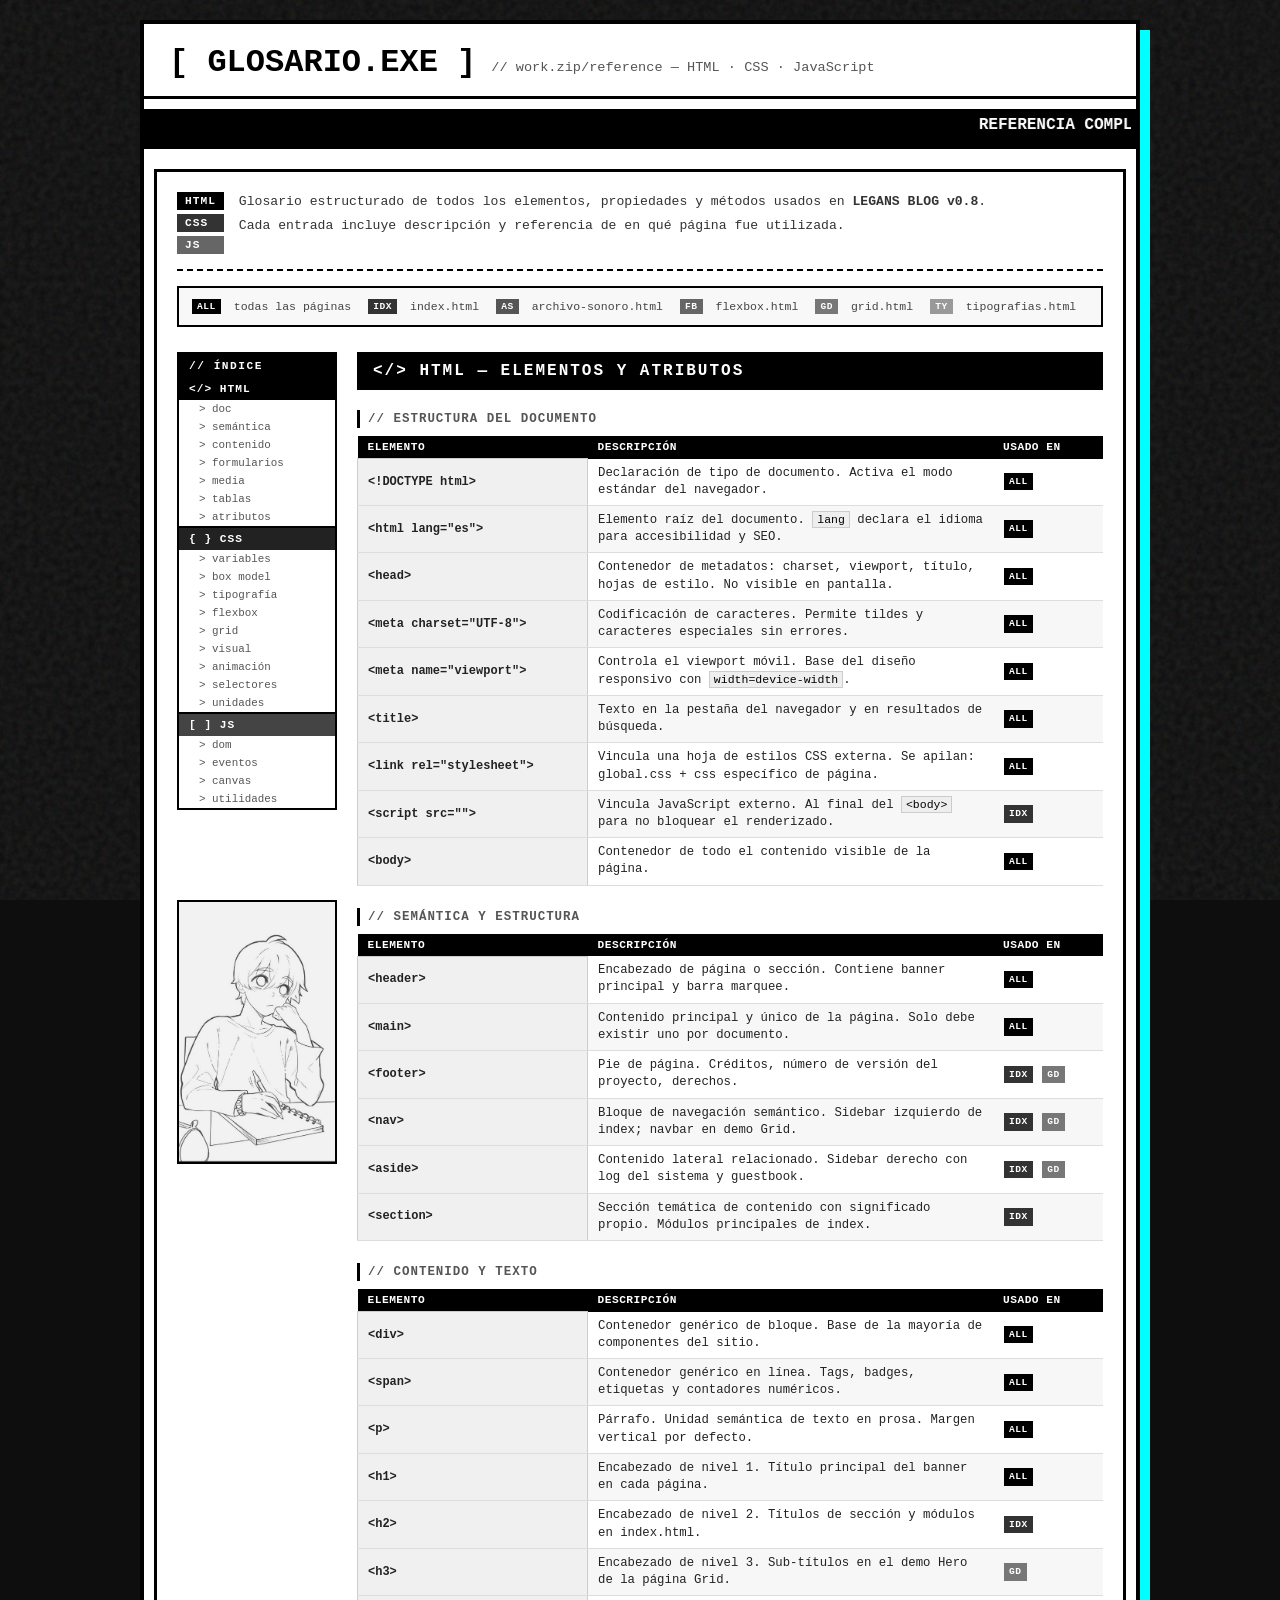
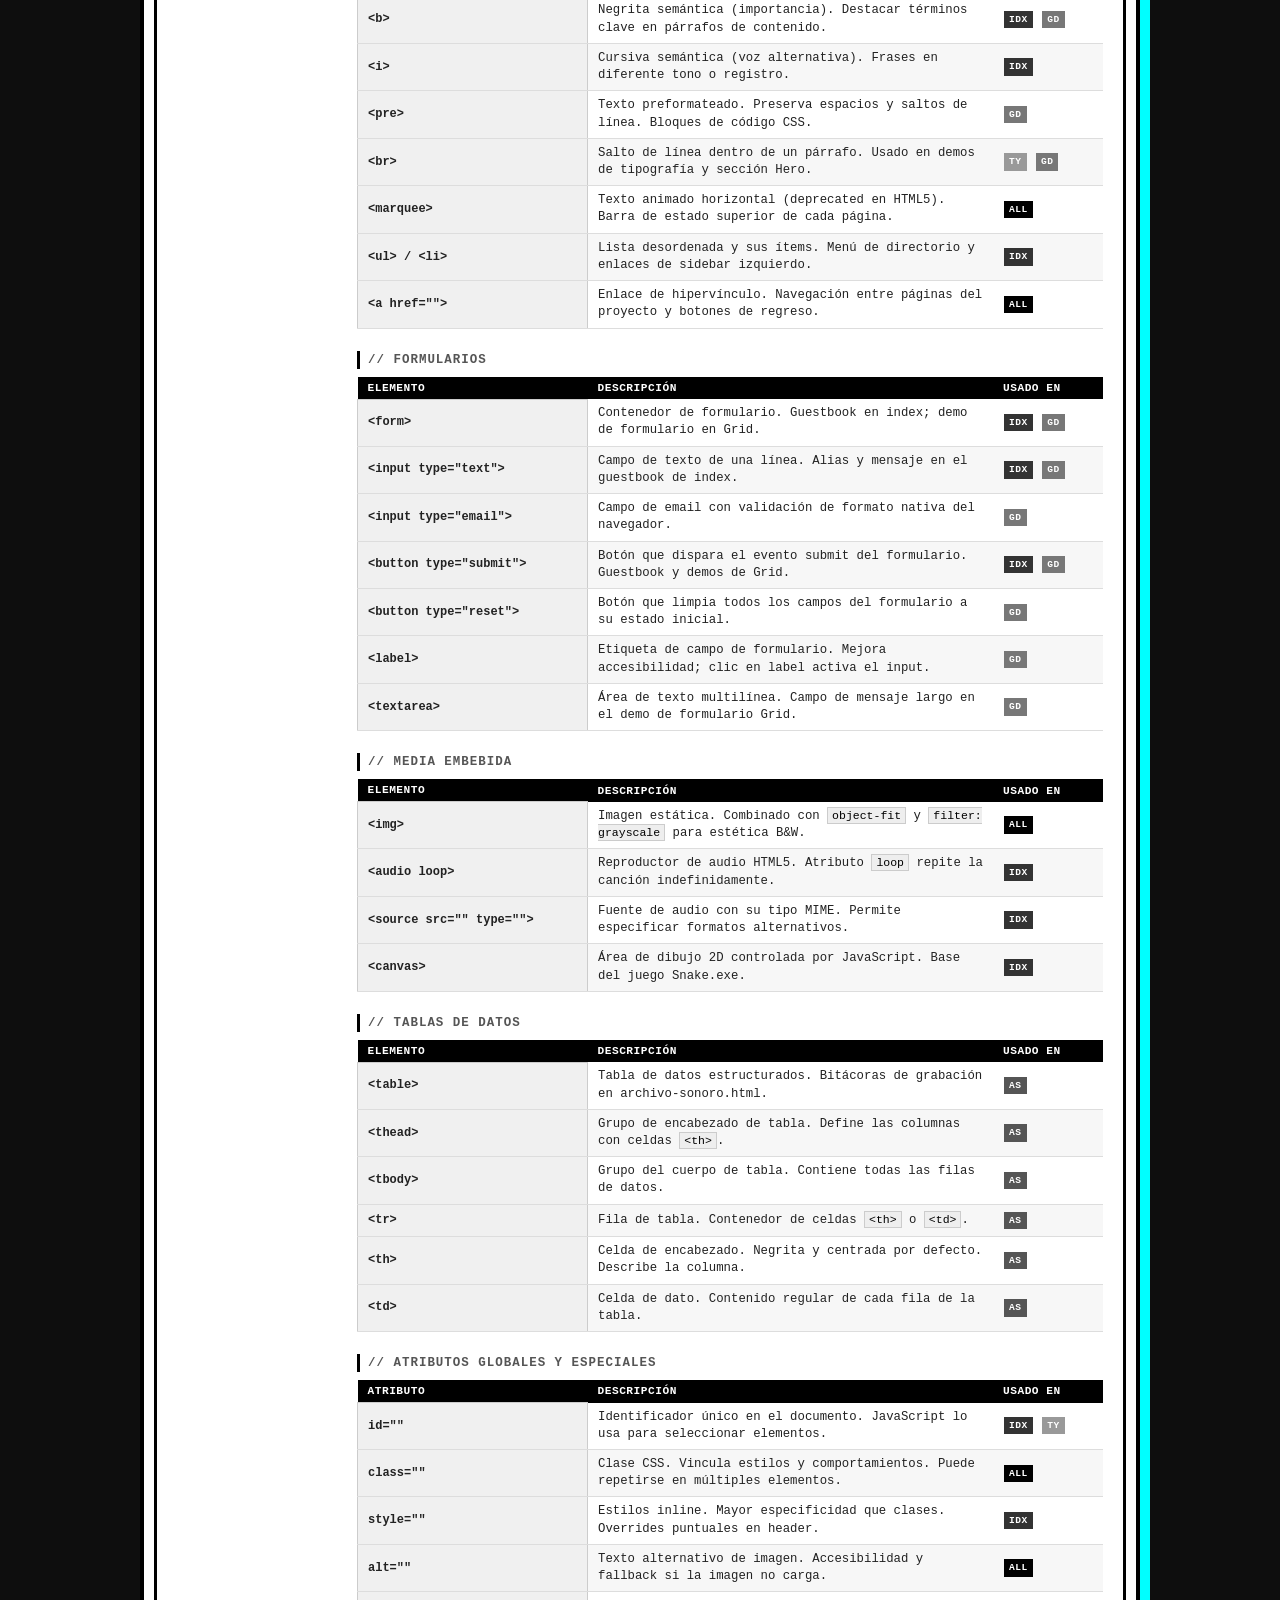
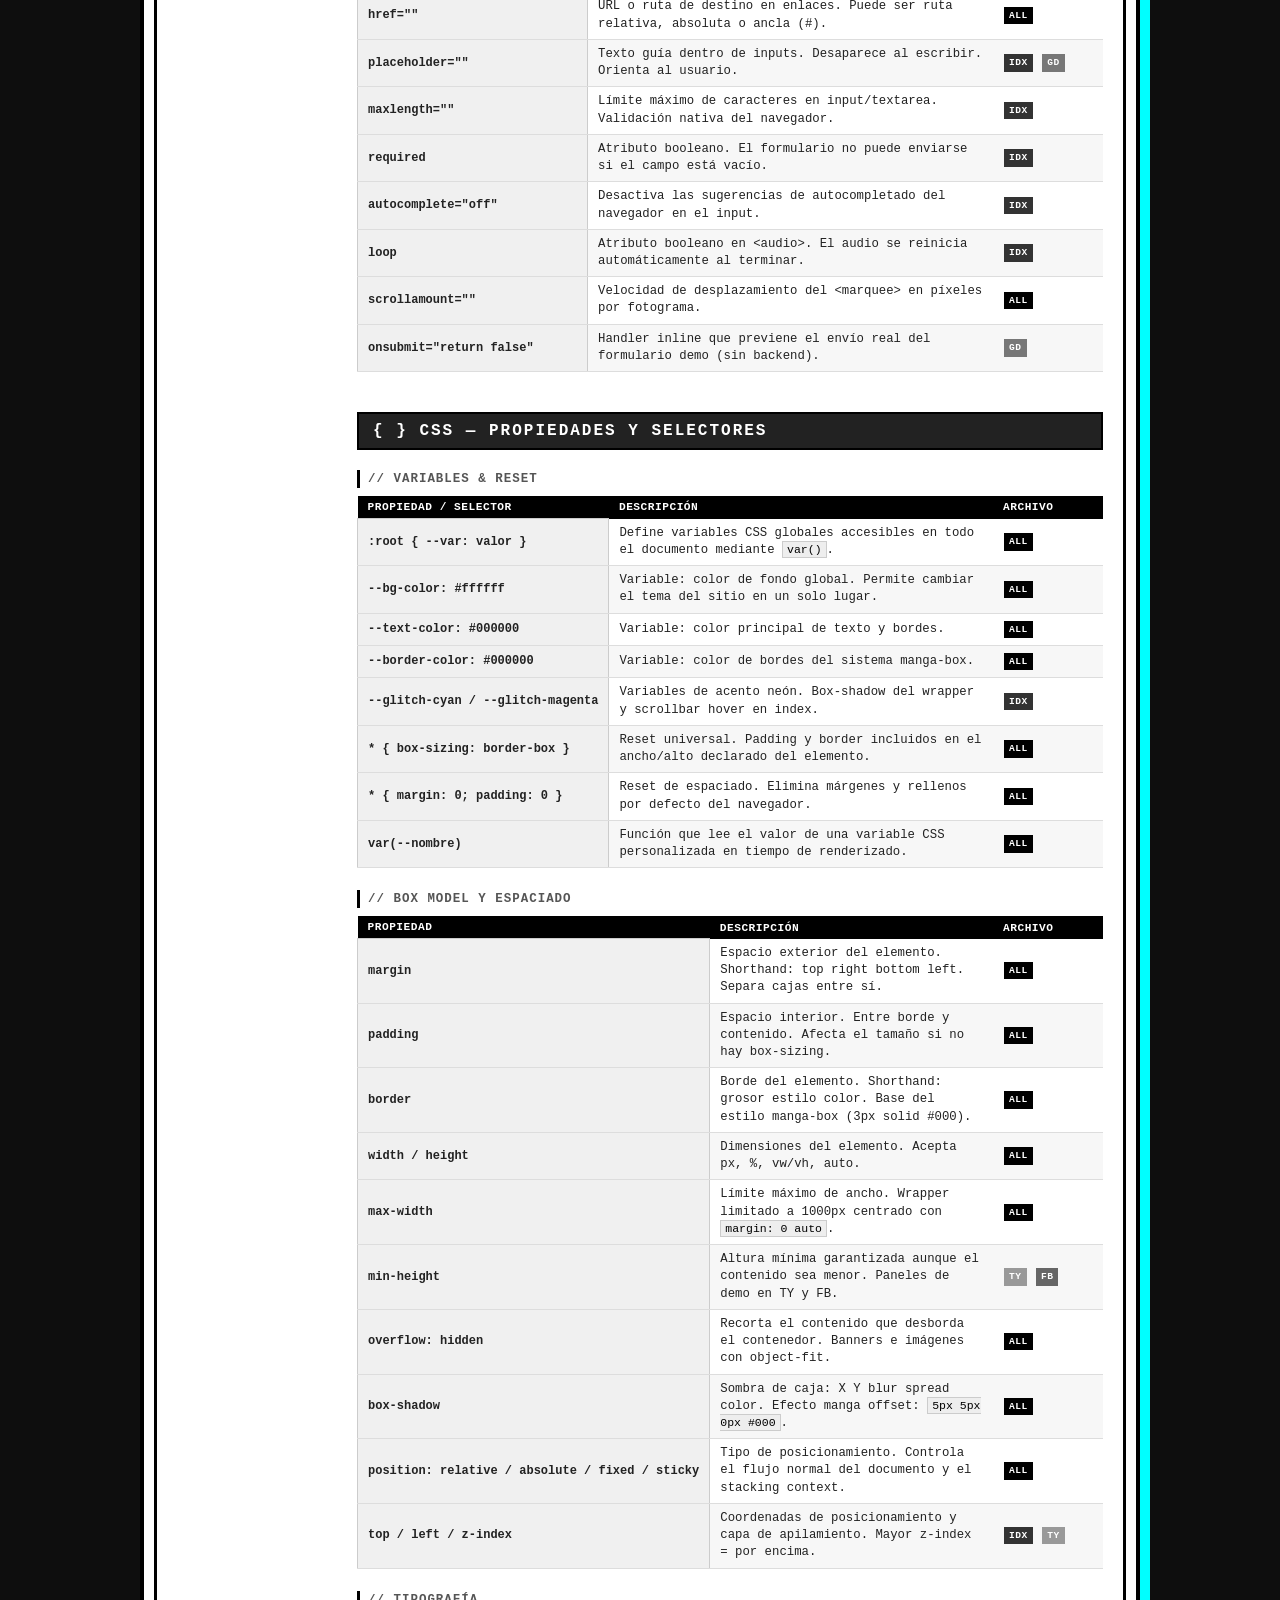
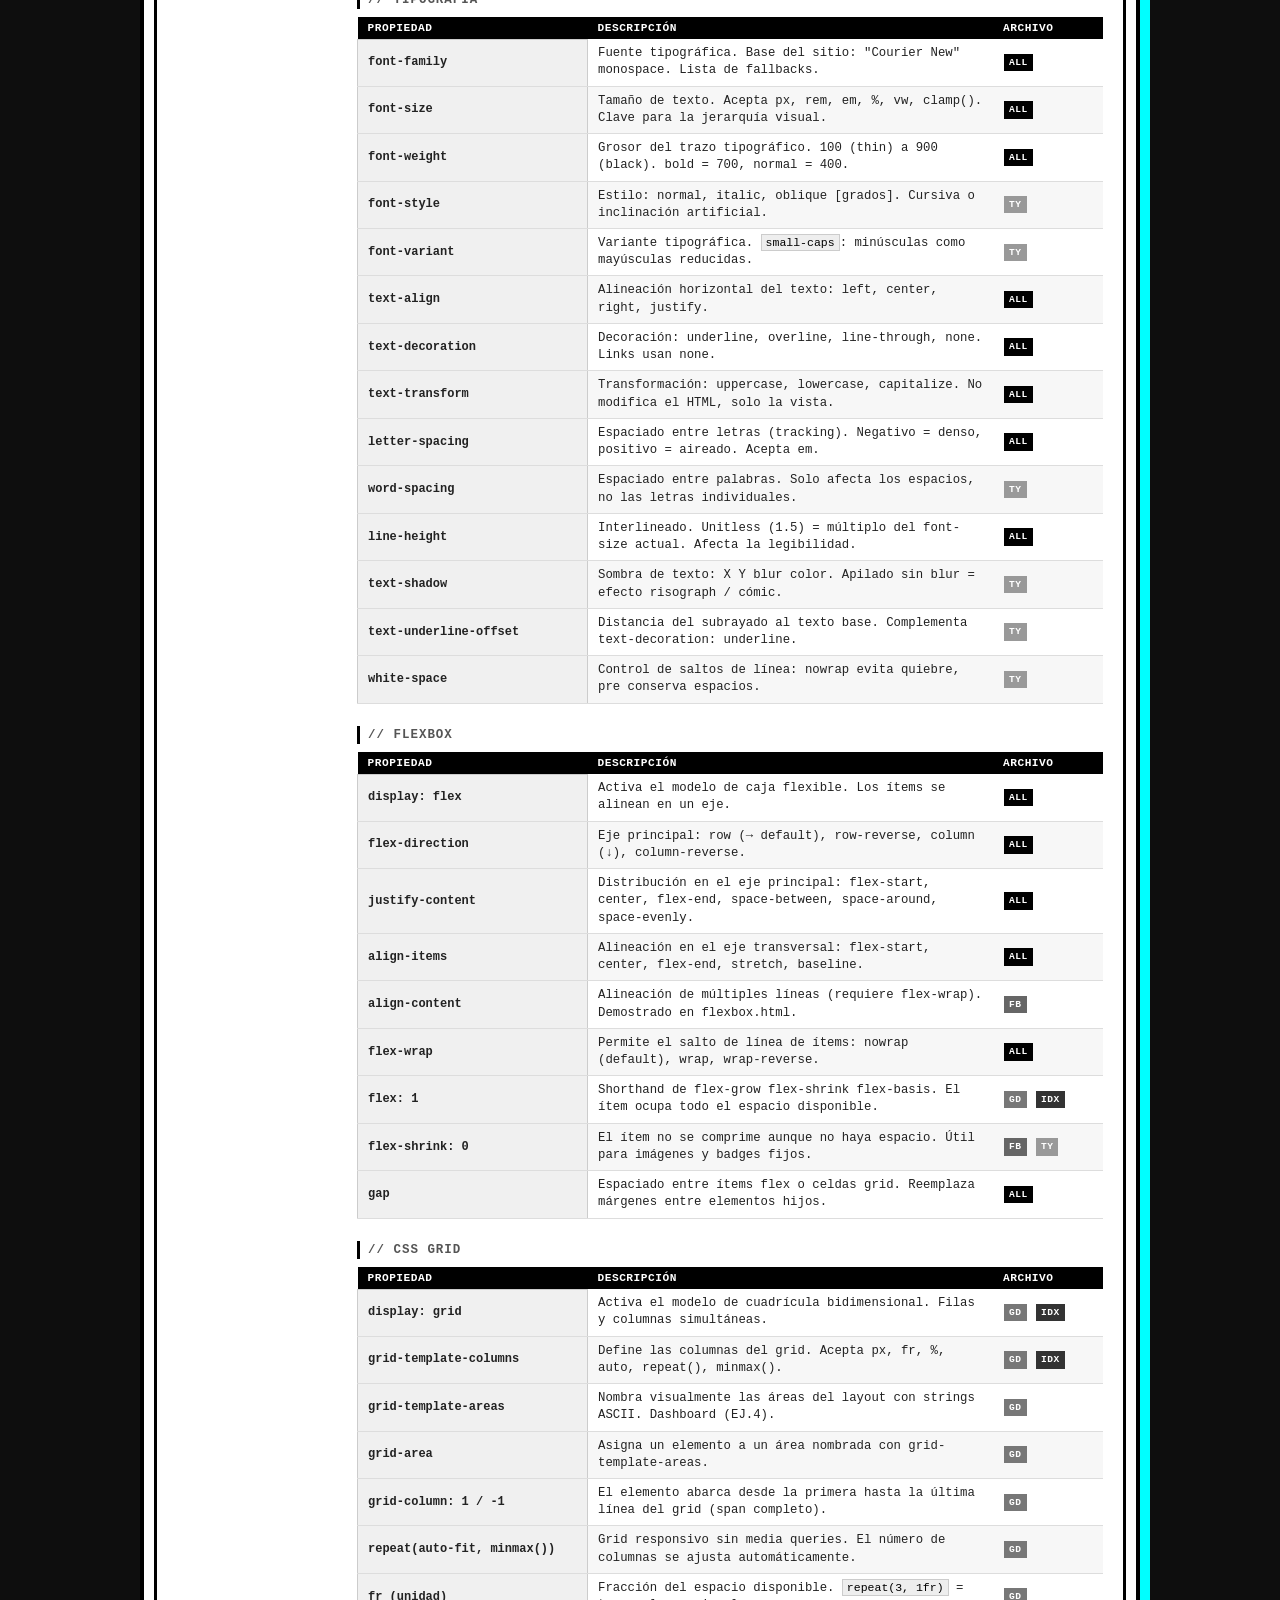
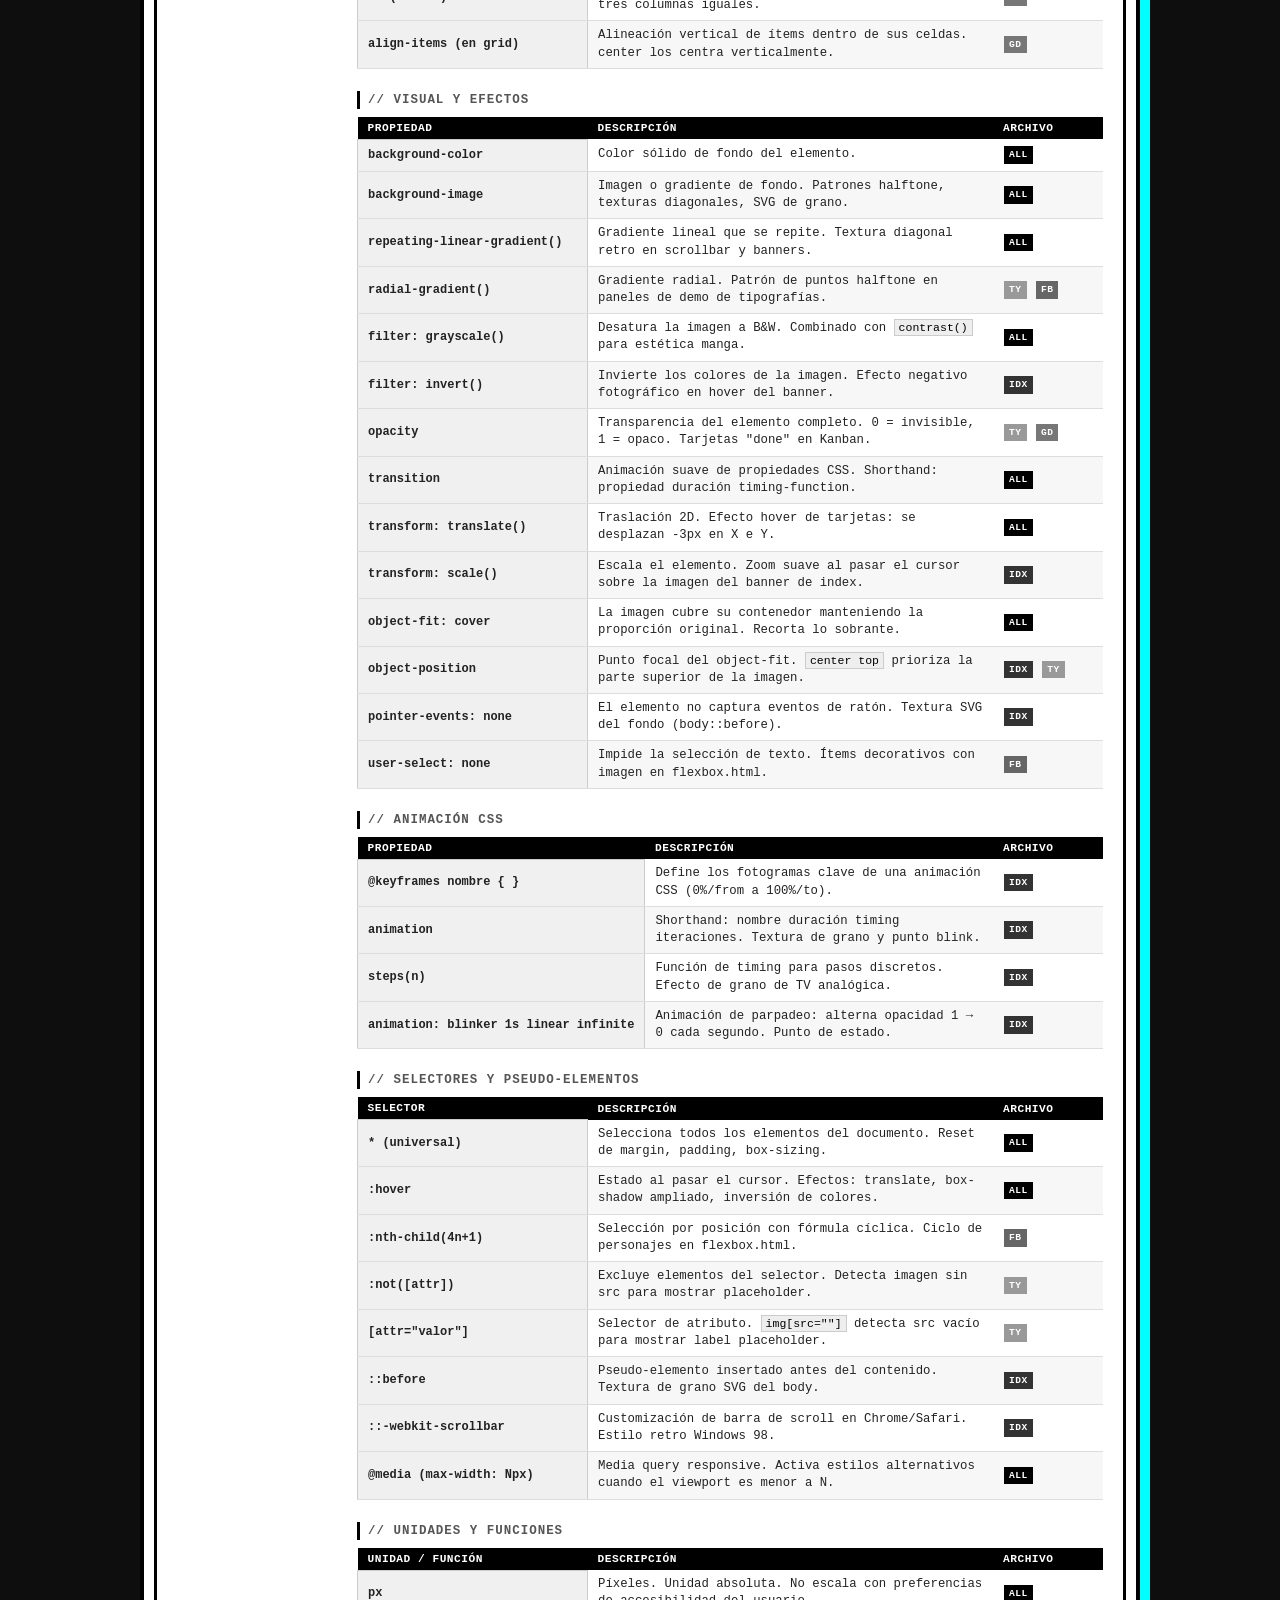
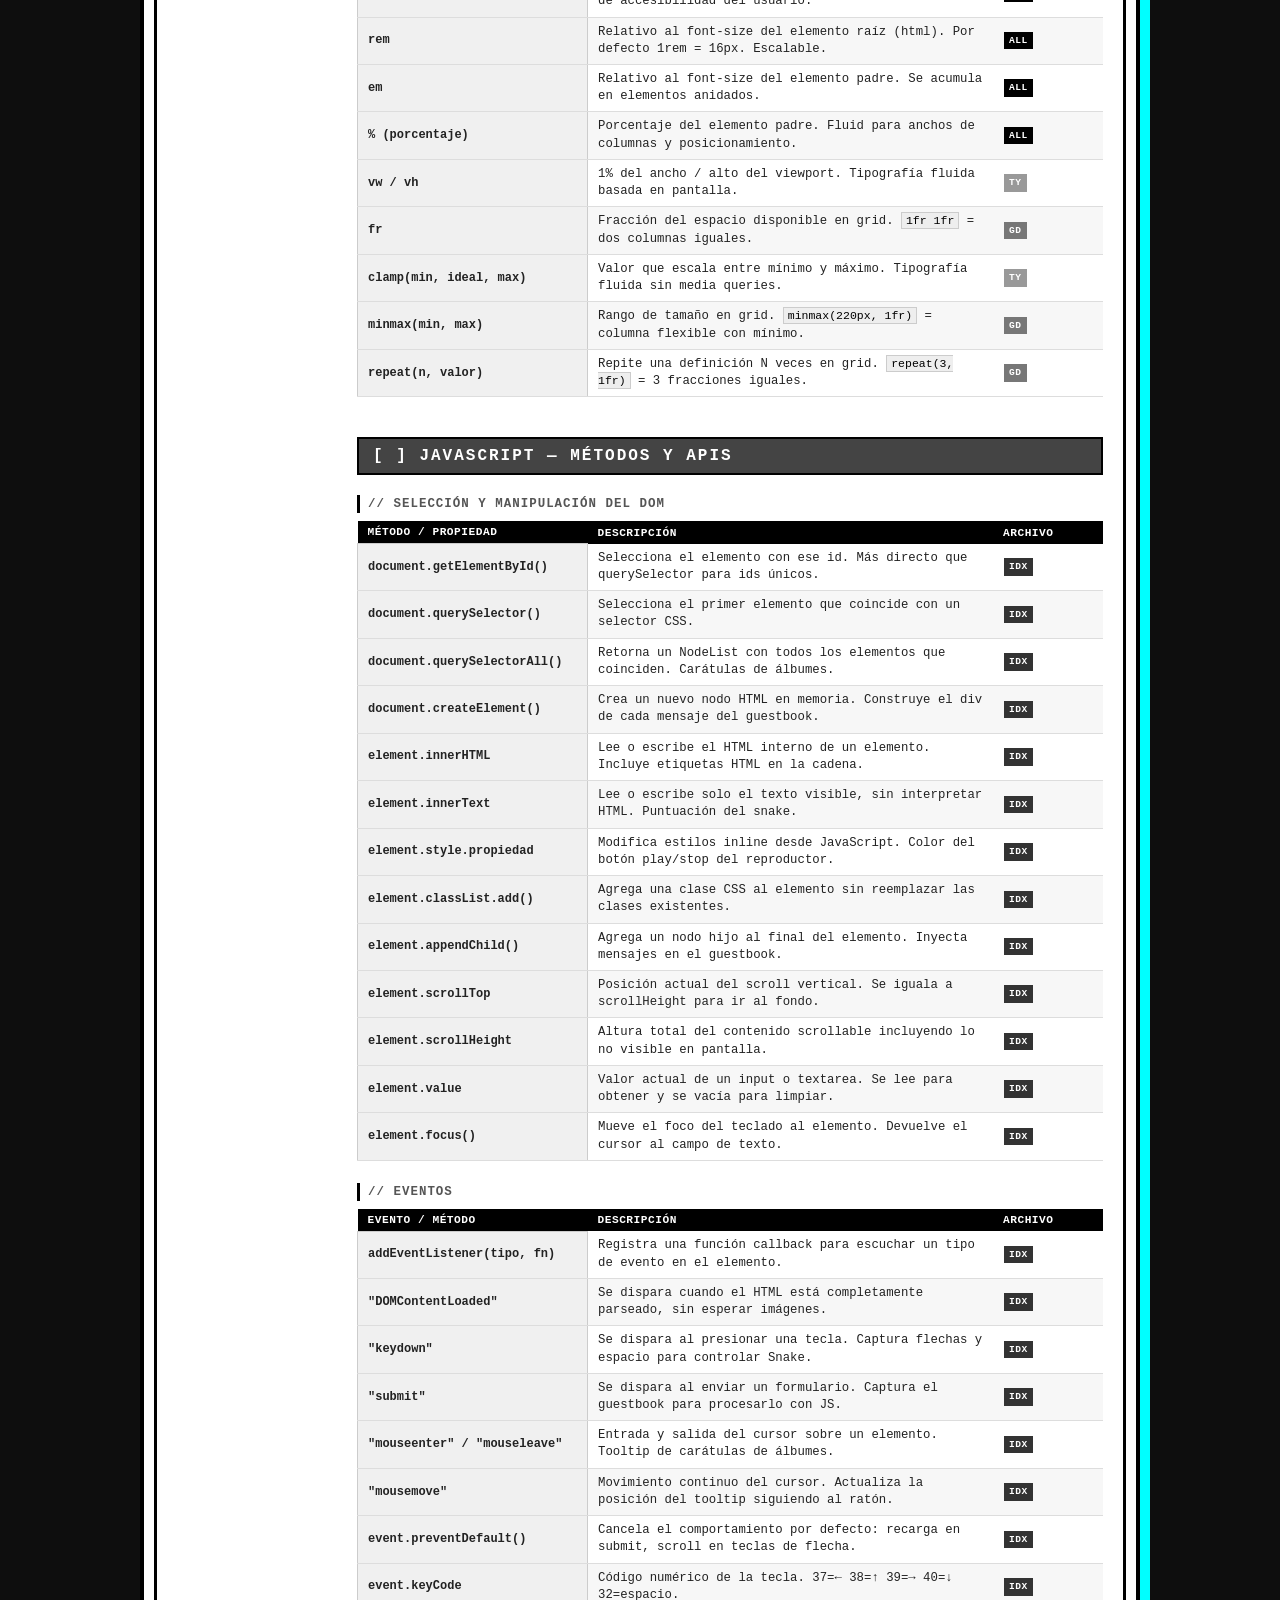
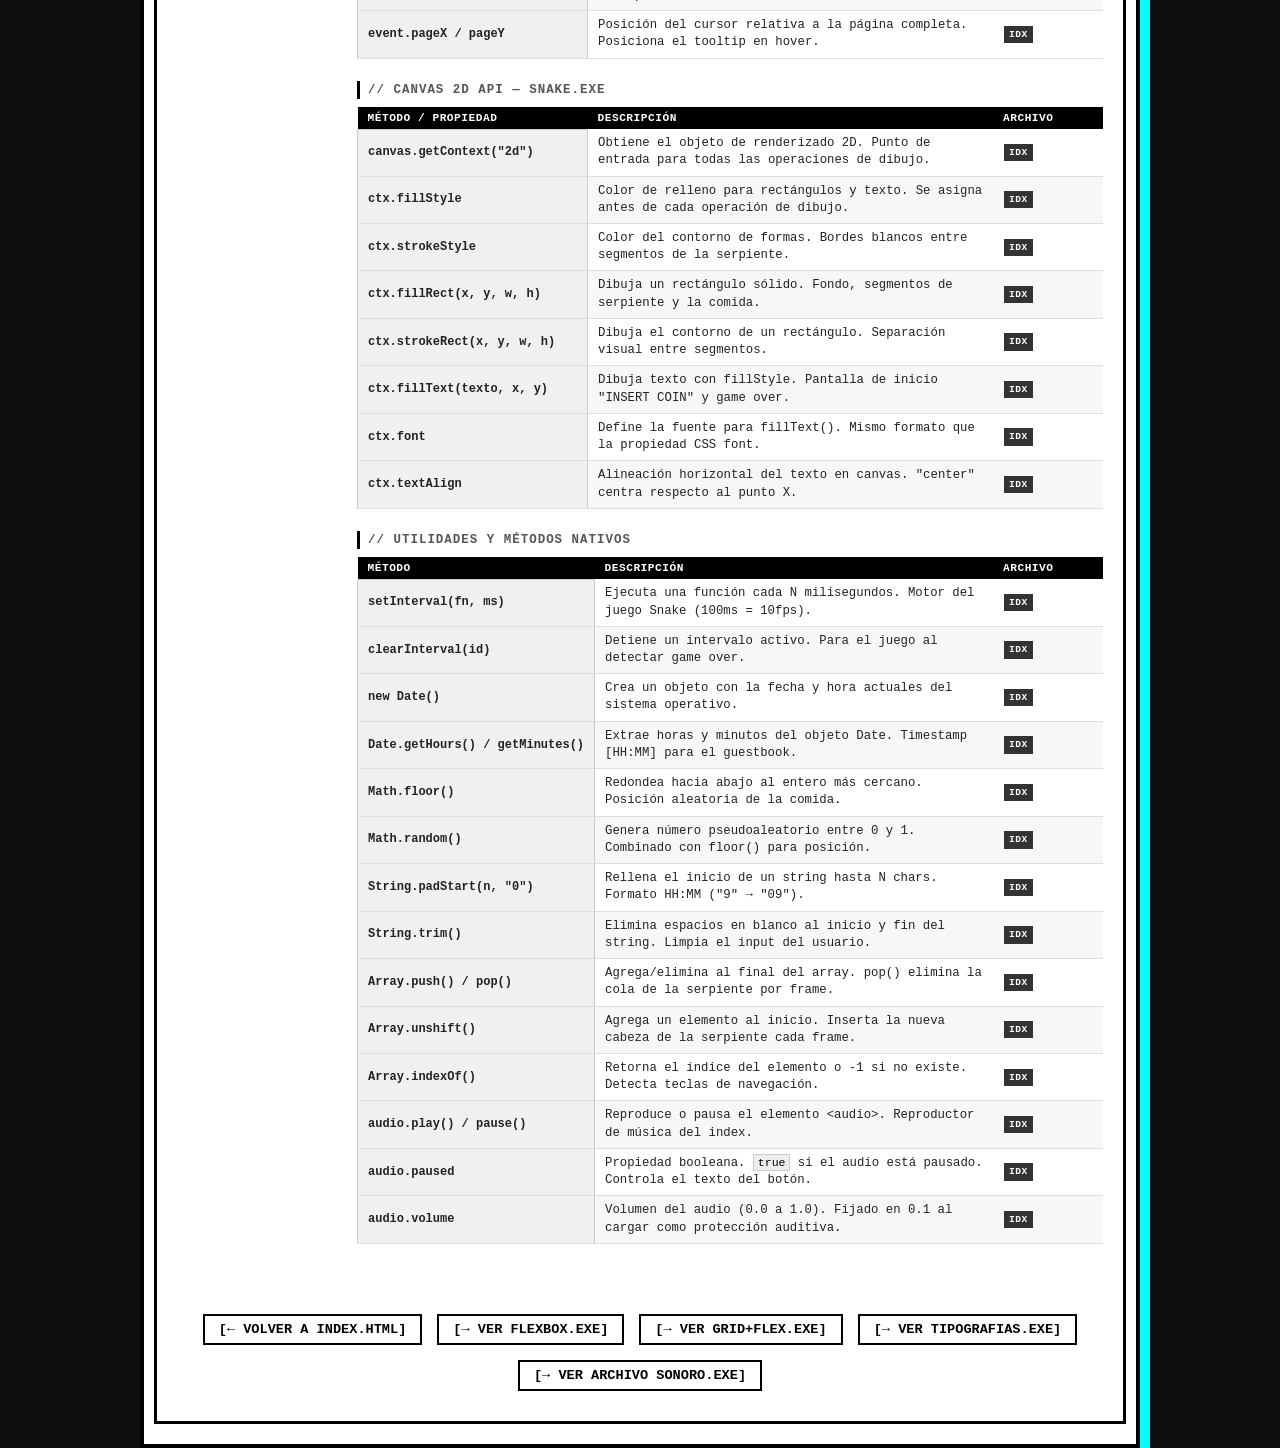
<file: glosario.html>
<!DOCTYPE html>
<html lang="es">
<head>
    <meta charset="UTF-8">
    <meta name="viewport" content="width=device-width, initial-scale=1.0">
    <title>~* [ WORK.ZIP - GLOSARIO.EXE ] *~</title>
    <link rel="stylesheet" href="css/global.css">
    <link rel="stylesheet" href="css/glosario.css">
</head>
<body>

<div class="wrapper wrapper-glos">

    <!-- ▸ HEADER -->
    <header class="manga-box header-glos">
        <div class="gs-banner">
            <h1 class="gs-banner-title">[ GLOSARIO.EXE ]</h1>
            <p class="gs-banner-sub">// work.zip/reference — HTML · CSS · JavaScript</p>
        </div>
        <div class="marquee-bar">
            <marquee scrollamount="4">REFERENCIA COMPLETA // HTML + CSS + JAVASCRIPT // TODOS LOS ELEMENTOS USADOS EN ESTE PROYECTO // LEGANS BLOG v0.8</marquee>
        </div>
    </header>

    <!-- ▸ CONTENIDO -->
    <main class="manga-box main-glos">

        <!-- Intro -->
        <div class="gs-intro">
            <div class="gs-intro-tags">
                <span class="gs-tag tag-html">HTML</span>
                <span class="gs-tag tag-css">CSS</span>
                <span class="gs-tag tag-js">JS</span>
            </div>
            <div class="gs-intro-text">
                <p>Glosario estructurado de todos los elementos, propiedades y métodos usados en <b>LEGANS BLOG v0.8</b>.</p>
                <p>Cada entrada incluye descripción y referencia de en qué página fue utilizada.</p>
            </div>
        </div>

        <!-- Leyenda de páginas -->
        <div class="gs-legend">
            <span class="gs-page-tag tag-all">ALL</span>
            <span class="gs-legend-sep">todas las páginas</span>
            <span class="gs-page-tag tag-idx">IDX</span>
            <span class="gs-legend-sep">index.html</span>
            <span class="gs-page-tag tag-as">AS</span>
            <span class="gs-legend-sep">archivo-sonoro.html</span>
            <span class="gs-page-tag tag-fb">FB</span>
            <span class="gs-legend-sep">flexbox.html</span>
            <span class="gs-page-tag tag-gd">GD</span>
            <span class="gs-legend-sep">grid.html</span>
            <span class="gs-page-tag tag-ty">TY</span>
            <span class="gs-legend-sep">tipografias.html</span>
        </div>

        <!-- Layout: aside nav + contenido -->
        <div class="gs-layout">

            <!-- ── ASIDE NAV STICKY ── -->
            <aside class="gs-nav-aside">
                <nav class="gs-nav">
                    <div class="gs-nav-title">// ÍNDICE</div>

                    <div class="gs-nav-section">
                        <a href="#sec-html" class="gs-nav-section-label gs-nav-html-label">&lt;/&gt; HTML</a>
                        <a href="#html-doc"    class="gs-nav-link">> doc</a>
                        <a href="#html-sem"    class="gs-nav-link">> semántica</a>
                        <a href="#html-con"    class="gs-nav-link">> contenido</a>
                        <a href="#html-form"   class="gs-nav-link">> formularios</a>
                        <a href="#html-media"  class="gs-nav-link">> media</a>
                        <a href="#html-tabla"  class="gs-nav-link">> tablas</a>
                        <a href="#html-attr"   class="gs-nav-link">> atributos</a>
                    </div>

                    <div class="gs-nav-section">
                        <a href="#sec-css" class="gs-nav-section-label gs-nav-css-label">{ } CSS</a>
                        <a href="#css-vars"  class="gs-nav-link">> variables</a>
                        <a href="#css-box"   class="gs-nav-link">> box model</a>
                        <a href="#css-typo"  class="gs-nav-link">> tipografía</a>
                        <a href="#css-flex"  class="gs-nav-link">> flexbox</a>
                        <a href="#css-grid"  class="gs-nav-link">> grid</a>
                        <a href="#css-vis"   class="gs-nav-link">> visual</a>
                        <a href="#css-anim"  class="gs-nav-link">> animación</a>
                        <a href="#css-sel"   class="gs-nav-link">> selectores</a>
                        <a href="#css-units" class="gs-nav-link">> unidades</a>
                    </div>

                    <div class="gs-nav-section">
                        <a href="#sec-js" class="gs-nav-section-label gs-nav-js-label">[ ] JS</a>
                        <a href="#js-dom"    class="gs-nav-link">> dom</a>
                        <a href="#js-evt"    class="gs-nav-link">> eventos</a>
                        <a href="#js-canvas" class="gs-nav-link">> canvas</a>
                        <a href="#js-utils"  class="gs-nav-link">> utilidades</a>
                    </div>
                </nav>
                <div class="gs-nav-img-wrap">
                    <img src="media/Imagenes/glosario/pensando.jpg" alt="Glosario" class="gs-nav-img">
                </div>
            </aside>

            <!-- ── CONTENIDO PRINCIPAL ── -->
            <div class="gs-content">

                <!-- ================================================================
                     SECCIÓN HTML
                     ================================================================ -->
                <div class="gs-section" id="sec-html">
                    <div class="gs-section-header gs-html-header">&lt;/&gt; HTML — ELEMENTOS Y ATRIBUTOS</div>

                    <div class="gs-subsection" id="html-doc">
                        <div class="gs-sub-title">// Estructura del documento</div>
                        <table class="gs-table">
                            <thead><tr><th>Elemento</th><th>Descripción</th><th>Usado en</th></tr></thead>
                            <tbody>
                                <tr>
                                    <td class="gs-code">&lt;!DOCTYPE html&gt;</td>
                                    <td>Declaración de tipo de documento. Activa el modo estándar del navegador.</td>
                                    <td><span class="gs-page-tag tag-all">ALL</span></td>
                                </tr>
                                <tr>
                                    <td class="gs-code">&lt;html lang="es"&gt;</td>
                                    <td>Elemento raíz del documento. <code>lang</code> declara el idioma para accesibilidad y SEO.</td>
                                    <td><span class="gs-page-tag tag-all">ALL</span></td>
                                </tr>
                                <tr>
                                    <td class="gs-code">&lt;head&gt;</td>
                                    <td>Contenedor de metadatos: charset, viewport, título, hojas de estilo. No visible en pantalla.</td>
                                    <td><span class="gs-page-tag tag-all">ALL</span></td>
                                </tr>
                                <tr>
                                    <td class="gs-code">&lt;meta charset="UTF-8"&gt;</td>
                                    <td>Codificación de caracteres. Permite tildes y caracteres especiales sin errores.</td>
                                    <td><span class="gs-page-tag tag-all">ALL</span></td>
                                </tr>
                                <tr>
                                    <td class="gs-code">&lt;meta name="viewport"&gt;</td>
                                    <td>Controla el viewport móvil. Base del diseño responsivo con <code>width=device-width</code>.</td>
                                    <td><span class="gs-page-tag tag-all">ALL</span></td>
                                </tr>
                                <tr>
                                    <td class="gs-code">&lt;title&gt;</td>
                                    <td>Texto en la pestaña del navegador y en resultados de búsqueda.</td>
                                    <td><span class="gs-page-tag tag-all">ALL</span></td>
                                </tr>
                                <tr>
                                    <td class="gs-code">&lt;link rel="stylesheet"&gt;</td>
                                    <td>Vincula una hoja de estilos CSS externa. Se apilan: global.css + css específico de página.</td>
                                    <td><span class="gs-page-tag tag-all">ALL</span></td>
                                </tr>
                                <tr>
                                    <td class="gs-code">&lt;script src=""&gt;</td>
                                    <td>Vincula JavaScript externo. Al final del <code>&lt;body&gt;</code> para no bloquear el renderizado.</td>
                                    <td><span class="gs-page-tag tag-idx">IDX</span></td>
                                </tr>
                                <tr>
                                    <td class="gs-code">&lt;body&gt;</td>
                                    <td>Contenedor de todo el contenido visible de la página.</td>
                                    <td><span class="gs-page-tag tag-all">ALL</span></td>
                                </tr>
                            </tbody>
                        </table>
                    </div>

                    <div class="gs-subsection" id="html-sem">
                        <div class="gs-sub-title">// Semántica y estructura</div>
                        <table class="gs-table">
                            <thead><tr><th>Elemento</th><th>Descripción</th><th>Usado en</th></tr></thead>
                            <tbody>
                                <tr>
                                    <td class="gs-code">&lt;header&gt;</td>
                                    <td>Encabezado de página o sección. Contiene banner principal y barra marquee.</td>
                                    <td><span class="gs-page-tag tag-all">ALL</span></td>
                                </tr>
                                <tr>
                                    <td class="gs-code">&lt;main&gt;</td>
                                    <td>Contenido principal y único de la página. Solo debe existir uno por documento.</td>
                                    <td><span class="gs-page-tag tag-all">ALL</span></td>
                                </tr>
                                <tr>
                                    <td class="gs-code">&lt;footer&gt;</td>
                                    <td>Pie de página. Créditos, número de versión del proyecto, derechos.</td>
                                    <td><span class="gs-page-tag tag-idx">IDX</span> <span class="gs-page-tag tag-gd">GD</span></td>
                                </tr>
                                <tr>
                                    <td class="gs-code">&lt;nav&gt;</td>
                                    <td>Bloque de navegación semántico. Sidebar izquierdo de index; navbar en demo Grid.</td>
                                    <td><span class="gs-page-tag tag-idx">IDX</span> <span class="gs-page-tag tag-gd">GD</span></td>
                                </tr>
                                <tr>
                                    <td class="gs-code">&lt;aside&gt;</td>
                                    <td>Contenido lateral relacionado. Sidebar derecho con log del sistema y guestbook.</td>
                                    <td><span class="gs-page-tag tag-idx">IDX</span> <span class="gs-page-tag tag-gd">GD</span></td>
                                </tr>
                                <tr>
                                    <td class="gs-code">&lt;section&gt;</td>
                                    <td>Sección temática de contenido con significado propio. Módulos principales de index.</td>
                                    <td><span class="gs-page-tag tag-idx">IDX</span></td>
                                </tr>
                            </tbody>
                        </table>
                    </div>

                    <div class="gs-subsection" id="html-con">
                        <div class="gs-sub-title">// Contenido y texto</div>
                        <table class="gs-table">
                            <thead><tr><th>Elemento</th><th>Descripción</th><th>Usado en</th></tr></thead>
                            <tbody>
                                <tr>
                                    <td class="gs-code">&lt;div&gt;</td>
                                    <td>Contenedor genérico de bloque. Base de la mayoría de componentes del sitio.</td>
                                    <td><span class="gs-page-tag tag-all">ALL</span></td>
                                </tr>
                                <tr>
                                    <td class="gs-code">&lt;span&gt;</td>
                                    <td>Contenedor genérico en línea. Tags, badges, etiquetas y contadores numéricos.</td>
                                    <td><span class="gs-page-tag tag-all">ALL</span></td>
                                </tr>
                                <tr>
                                    <td class="gs-code">&lt;p&gt;</td>
                                    <td>Párrafo. Unidad semántica de texto en prosa. Margen vertical por defecto.</td>
                                    <td><span class="gs-page-tag tag-all">ALL</span></td>
                                </tr>
                                <tr>
                                    <td class="gs-code">&lt;h1&gt;</td>
                                    <td>Encabezado de nivel 1. Título principal del banner en cada página.</td>
                                    <td><span class="gs-page-tag tag-all">ALL</span></td>
                                </tr>
                                <tr>
                                    <td class="gs-code">&lt;h2&gt;</td>
                                    <td>Encabezado de nivel 2. Títulos de sección y módulos en index.html.</td>
                                    <td><span class="gs-page-tag tag-idx">IDX</span></td>
                                </tr>
                                <tr>
                                    <td class="gs-code">&lt;h3&gt;</td>
                                    <td>Encabezado de nivel 3. Sub-títulos en el demo Hero de la página Grid.</td>
                                    <td><span class="gs-page-tag tag-gd">GD</span></td>
                                </tr>
                                <tr>
                                    <td class="gs-code">&lt;b&gt;</td>
                                    <td>Negrita semántica (importancia). Destacar términos clave en párrafos de contenido.</td>
                                    <td><span class="gs-page-tag tag-idx">IDX</span> <span class="gs-page-tag tag-gd">GD</span></td>
                                </tr>
                                <tr>
                                    <td class="gs-code">&lt;i&gt;</td>
                                    <td>Cursiva semántica (voz alternativa). Frases en diferente tono o registro.</td>
                                    <td><span class="gs-page-tag tag-idx">IDX</span></td>
                                </tr>
                                <tr>
                                    <td class="gs-code">&lt;pre&gt;</td>
                                    <td>Texto preformateado. Preserva espacios y saltos de línea. Bloques de código CSS.</td>
                                    <td><span class="gs-page-tag tag-gd">GD</span></td>
                                </tr>
                                <tr>
                                    <td class="gs-code">&lt;br&gt;</td>
                                    <td>Salto de línea dentro de un párrafo. Usado en demos de tipografía y sección Hero.</td>
                                    <td><span class="gs-page-tag tag-ty">TY</span> <span class="gs-page-tag tag-gd">GD</span></td>
                                </tr>
                                <tr>
                                    <td class="gs-code">&lt;marquee&gt;</td>
                                    <td>Texto animado horizontal (deprecated en HTML5). Barra de estado superior de cada página.</td>
                                    <td><span class="gs-page-tag tag-all">ALL</span></td>
                                </tr>
                                <tr>
                                    <td class="gs-code">&lt;ul&gt; / &lt;li&gt;</td>
                                    <td>Lista desordenada y sus ítems. Menú de directorio y enlaces de sidebar izquierdo.</td>
                                    <td><span class="gs-page-tag tag-idx">IDX</span></td>
                                </tr>
                                <tr>
                                    <td class="gs-code">&lt;a href=""&gt;</td>
                                    <td>Enlace de hipervínculo. Navegación entre páginas del proyecto y botones de regreso.</td>
                                    <td><span class="gs-page-tag tag-all">ALL</span></td>
                                </tr>
                            </tbody>
                        </table>
                    </div>

                    <div class="gs-subsection" id="html-form">
                        <div class="gs-sub-title">// Formularios</div>
                        <table class="gs-table">
                            <thead><tr><th>Elemento</th><th>Descripción</th><th>Usado en</th></tr></thead>
                            <tbody>
                                <tr>
                                    <td class="gs-code">&lt;form&gt;</td>
                                    <td>Contenedor de formulario. Guestbook en index; demo de formulario en Grid.</td>
                                    <td><span class="gs-page-tag tag-idx">IDX</span> <span class="gs-page-tag tag-gd">GD</span></td>
                                </tr>
                                <tr>
                                    <td class="gs-code">&lt;input type="text"&gt;</td>
                                    <td>Campo de texto de una línea. Alias y mensaje en el guestbook de index.</td>
                                    <td><span class="gs-page-tag tag-idx">IDX</span> <span class="gs-page-tag tag-gd">GD</span></td>
                                </tr>
                                <tr>
                                    <td class="gs-code">&lt;input type="email"&gt;</td>
                                    <td>Campo de email con validación de formato nativa del navegador.</td>
                                    <td><span class="gs-page-tag tag-gd">GD</span></td>
                                </tr>
                                <tr>
                                    <td class="gs-code">&lt;button type="submit"&gt;</td>
                                    <td>Botón que dispara el evento submit del formulario. Guestbook y demos de Grid.</td>
                                    <td><span class="gs-page-tag tag-idx">IDX</span> <span class="gs-page-tag tag-gd">GD</span></td>
                                </tr>
                                <tr>
                                    <td class="gs-code">&lt;button type="reset"&gt;</td>
                                    <td>Botón que limpia todos los campos del formulario a su estado inicial.</td>
                                    <td><span class="gs-page-tag tag-gd">GD</span></td>
                                </tr>
                                <tr>
                                    <td class="gs-code">&lt;label&gt;</td>
                                    <td>Etiqueta de campo de formulario. Mejora accesibilidad; clic en label activa el input.</td>
                                    <td><span class="gs-page-tag tag-gd">GD</span></td>
                                </tr>
                                <tr>
                                    <td class="gs-code">&lt;textarea&gt;</td>
                                    <td>Área de texto multilínea. Campo de mensaje largo en el demo de formulario Grid.</td>
                                    <td><span class="gs-page-tag tag-gd">GD</span></td>
                                </tr>
                            </tbody>
                        </table>
                    </div>

                    <div class="gs-subsection" id="html-media">
                        <div class="gs-sub-title">// Media embebida</div>
                        <table class="gs-table">
                            <thead><tr><th>Elemento</th><th>Descripción</th><th>Usado en</th></tr></thead>
                            <tbody>
                                <tr>
                                    <td class="gs-code">&lt;img&gt;</td>
                                    <td>Imagen estática. Combinado con <code>object-fit</code> y <code>filter: grayscale</code> para estética B&W.</td>
                                    <td><span class="gs-page-tag tag-all">ALL</span></td>
                                </tr>
                                <tr>
                                    <td class="gs-code">&lt;audio loop&gt;</td>
                                    <td>Reproductor de audio HTML5. Atributo <code>loop</code> repite la canción indefinidamente.</td>
                                    <td><span class="gs-page-tag tag-idx">IDX</span></td>
                                </tr>
                                <tr>
                                    <td class="gs-code">&lt;source src="" type=""&gt;</td>
                                    <td>Fuente de audio con su tipo MIME. Permite especificar formatos alternativos.</td>
                                    <td><span class="gs-page-tag tag-idx">IDX</span></td>
                                </tr>
                                <tr>
                                    <td class="gs-code">&lt;canvas&gt;</td>
                                    <td>Área de dibujo 2D controlada por JavaScript. Base del juego Snake.exe.</td>
                                    <td><span class="gs-page-tag tag-idx">IDX</span></td>
                                </tr>
                            </tbody>
                        </table>
                    </div>

                    <div class="gs-subsection" id="html-tabla">
                        <div class="gs-sub-title">// Tablas de datos</div>
                        <table class="gs-table">
                            <thead><tr><th>Elemento</th><th>Descripción</th><th>Usado en</th></tr></thead>
                            <tbody>
                                <tr>
                                    <td class="gs-code">&lt;table&gt;</td>
                                    <td>Tabla de datos estructurados. Bitácoras de grabación en archivo-sonoro.html.</td>
                                    <td><span class="gs-page-tag tag-as">AS</span></td>
                                </tr>
                                <tr>
                                    <td class="gs-code">&lt;thead&gt;</td>
                                    <td>Grupo de encabezado de tabla. Define las columnas con celdas <code>&lt;th&gt;</code>.</td>
                                    <td><span class="gs-page-tag tag-as">AS</span></td>
                                </tr>
                                <tr>
                                    <td class="gs-code">&lt;tbody&gt;</td>
                                    <td>Grupo del cuerpo de tabla. Contiene todas las filas de datos.</td>
                                    <td><span class="gs-page-tag tag-as">AS</span></td>
                                </tr>
                                <tr>
                                    <td class="gs-code">&lt;tr&gt;</td>
                                    <td>Fila de tabla. Contenedor de celdas <code>&lt;th&gt;</code> o <code>&lt;td&gt;</code>.</td>
                                    <td><span class="gs-page-tag tag-as">AS</span></td>
                                </tr>
                                <tr>
                                    <td class="gs-code">&lt;th&gt;</td>
                                    <td>Celda de encabezado. Negrita y centrada por defecto. Describe la columna.</td>
                                    <td><span class="gs-page-tag tag-as">AS</span></td>
                                </tr>
                                <tr>
                                    <td class="gs-code">&lt;td&gt;</td>
                                    <td>Celda de dato. Contenido regular de cada fila de la tabla.</td>
                                    <td><span class="gs-page-tag tag-as">AS</span></td>
                                </tr>
                            </tbody>
                        </table>
                    </div>

                    <div class="gs-subsection" id="html-attr">
                        <div class="gs-sub-title">// Atributos globales y especiales</div>
                        <table class="gs-table">
                            <thead><tr><th>Atributo</th><th>Descripción</th><th>Usado en</th></tr></thead>
                            <tbody>
                                <tr>
                                    <td class="gs-code">id=""</td>
                                    <td>Identificador único en el documento. JavaScript lo usa para seleccionar elementos.</td>
                                    <td><span class="gs-page-tag tag-idx">IDX</span> <span class="gs-page-tag tag-ty">TY</span></td>
                                </tr>
                                <tr>
                                    <td class="gs-code">class=""</td>
                                    <td>Clase CSS. Vincula estilos y comportamientos. Puede repetirse en múltiples elementos.</td>
                                    <td><span class="gs-page-tag tag-all">ALL</span></td>
                                </tr>
                                <tr>
                                    <td class="gs-code">style=""</td>
                                    <td>Estilos inline. Mayor especificidad que clases. Overrides puntuales en header.</td>
                                    <td><span class="gs-page-tag tag-idx">IDX</span></td>
                                </tr>
                                <tr>
                                    <td class="gs-code">alt=""</td>
                                    <td>Texto alternativo de imagen. Accesibilidad y fallback si la imagen no carga.</td>
                                    <td><span class="gs-page-tag tag-all">ALL</span></td>
                                </tr>
                                <tr>
                                    <td class="gs-code">href=""</td>
                                    <td>URL o ruta de destino en enlaces. Puede ser ruta relativa, absoluta o ancla (#).</td>
                                    <td><span class="gs-page-tag tag-all">ALL</span></td>
                                </tr>
                                <tr>
                                    <td class="gs-code">placeholder=""</td>
                                    <td>Texto guía dentro de inputs. Desaparece al escribir. Orienta al usuario.</td>
                                    <td><span class="gs-page-tag tag-idx">IDX</span> <span class="gs-page-tag tag-gd">GD</span></td>
                                </tr>
                                <tr>
                                    <td class="gs-code">maxlength=""</td>
                                    <td>Límite máximo de caracteres en input/textarea. Validación nativa del navegador.</td>
                                    <td><span class="gs-page-tag tag-idx">IDX</span></td>
                                </tr>
                                <tr>
                                    <td class="gs-code">required</td>
                                    <td>Atributo booleano. El formulario no puede enviarse si el campo está vacío.</td>
                                    <td><span class="gs-page-tag tag-idx">IDX</span></td>
                                </tr>
                                <tr>
                                    <td class="gs-code">autocomplete="off"</td>
                                    <td>Desactiva las sugerencias de autocompletado del navegador en el input.</td>
                                    <td><span class="gs-page-tag tag-idx">IDX</span></td>
                                </tr>
                                <tr>
                                    <td class="gs-code">loop</td>
                                    <td>Atributo booleano en &lt;audio&gt;. El audio se reinicia automáticamente al terminar.</td>
                                    <td><span class="gs-page-tag tag-idx">IDX</span></td>
                                </tr>
                                <tr>
                                    <td class="gs-code">scrollamount=""</td>
                                    <td>Velocidad de desplazamiento del &lt;marquee&gt; en píxeles por fotograma.</td>
                                    <td><span class="gs-page-tag tag-all">ALL</span></td>
                                </tr>
                                <tr>
                                    <td class="gs-code">onsubmit="return false"</td>
                                    <td>Handler inline que previene el envío real del formulario demo (sin backend).</td>
                                    <td><span class="gs-page-tag tag-gd">GD</span></td>
                                </tr>
                            </tbody>
                        </table>
                    </div>

                </div><!-- /sec-html -->


                <!-- ================================================================
                     SECCIÓN CSS
                     ================================================================ -->
                <div class="gs-section" id="sec-css">
                    <div class="gs-section-header gs-css-header">{ } CSS — PROPIEDADES Y SELECTORES</div>

                    <div class="gs-subsection" id="css-vars">
                        <div class="gs-sub-title">// Variables & Reset</div>
                        <table class="gs-table">
                            <thead><tr><th>Propiedad / Selector</th><th>Descripción</th><th>Archivo</th></tr></thead>
                            <tbody>
                                <tr>
                                    <td class="gs-code">:root { --var: valor }</td>
                                    <td>Define variables CSS globales accesibles en todo el documento mediante <code>var()</code>.</td>
                                    <td><span class="gs-page-tag tag-all">ALL</span></td>
                                </tr>
                                <tr>
                                    <td class="gs-code">--bg-color: #ffffff</td>
                                    <td>Variable: color de fondo global. Permite cambiar el tema del sitio en un solo lugar.</td>
                                    <td><span class="gs-page-tag tag-all">ALL</span></td>
                                </tr>
                                <tr>
                                    <td class="gs-code">--text-color: #000000</td>
                                    <td>Variable: color principal de texto y bordes.</td>
                                    <td><span class="gs-page-tag tag-all">ALL</span></td>
                                </tr>
                                <tr>
                                    <td class="gs-code">--border-color: #000000</td>
                                    <td>Variable: color de bordes del sistema manga-box.</td>
                                    <td><span class="gs-page-tag tag-all">ALL</span></td>
                                </tr>
                                <tr>
                                    <td class="gs-code">--glitch-cyan / --glitch-magenta</td>
                                    <td>Variables de acento neón. Box-shadow del wrapper y scrollbar hover en index.</td>
                                    <td><span class="gs-page-tag tag-idx">IDX</span></td>
                                </tr>
                                <tr>
                                    <td class="gs-code">* { box-sizing: border-box }</td>
                                    <td>Reset universal. Padding y border incluidos en el ancho/alto declarado del elemento.</td>
                                    <td><span class="gs-page-tag tag-all">ALL</span></td>
                                </tr>
                                <tr>
                                    <td class="gs-code">* { margin: 0; padding: 0 }</td>
                                    <td>Reset de espaciado. Elimina márgenes y rellenos por defecto del navegador.</td>
                                    <td><span class="gs-page-tag tag-all">ALL</span></td>
                                </tr>
                                <tr>
                                    <td class="gs-code">var(--nombre)</td>
                                    <td>Función que lee el valor de una variable CSS personalizada en tiempo de renderizado.</td>
                                    <td><span class="gs-page-tag tag-all">ALL</span></td>
                                </tr>
                            </tbody>
                        </table>
                    </div>

                    <div class="gs-subsection" id="css-box">
                        <div class="gs-sub-title">// Box Model y espaciado</div>
                        <table class="gs-table">
                            <thead><tr><th>Propiedad</th><th>Descripción</th><th>Archivo</th></tr></thead>
                            <tbody>
                                <tr>
                                    <td class="gs-code">margin</td>
                                    <td>Espacio exterior del elemento. Shorthand: top right bottom left. Separa cajas entre sí.</td>
                                    <td><span class="gs-page-tag tag-all">ALL</span></td>
                                </tr>
                                <tr>
                                    <td class="gs-code">padding</td>
                                    <td>Espacio interior. Entre borde y contenido. Afecta el tamaño si no hay box-sizing.</td>
                                    <td><span class="gs-page-tag tag-all">ALL</span></td>
                                </tr>
                                <tr>
                                    <td class="gs-code">border</td>
                                    <td>Borde del elemento. Shorthand: grosor estilo color. Base del estilo manga-box (3px solid #000).</td>
                                    <td><span class="gs-page-tag tag-all">ALL</span></td>
                                </tr>
                                <tr>
                                    <td class="gs-code">width / height</td>
                                    <td>Dimensiones del elemento. Acepta px, %, vw/vh, auto.</td>
                                    <td><span class="gs-page-tag tag-all">ALL</span></td>
                                </tr>
                                <tr>
                                    <td class="gs-code">max-width</td>
                                    <td>Límite máximo de ancho. Wrapper limitado a 1000px centrado con <code>margin: 0 auto</code>.</td>
                                    <td><span class="gs-page-tag tag-all">ALL</span></td>
                                </tr>
                                <tr>
                                    <td class="gs-code">min-height</td>
                                    <td>Altura mínima garantizada aunque el contenido sea menor. Paneles de demo en TY y FB.</td>
                                    <td><span class="gs-page-tag tag-ty">TY</span> <span class="gs-page-tag tag-fb">FB</span></td>
                                </tr>
                                <tr>
                                    <td class="gs-code">overflow: hidden</td>
                                    <td>Recorta el contenido que desborda el contenedor. Banners e imágenes con object-fit.</td>
                                    <td><span class="gs-page-tag tag-all">ALL</span></td>
                                </tr>
                                <tr>
                                    <td class="gs-code">box-shadow</td>
                                    <td>Sombra de caja: X Y blur spread color. Efecto manga offset: <code>5px 5px 0px #000</code>.</td>
                                    <td><span class="gs-page-tag tag-all">ALL</span></td>
                                </tr>
                                <tr>
                                    <td class="gs-code">position: relative / absolute / fixed / sticky</td>
                                    <td>Tipo de posicionamiento. Controla el flujo normal del documento y el stacking context.</td>
                                    <td><span class="gs-page-tag tag-all">ALL</span></td>
                                </tr>
                                <tr>
                                    <td class="gs-code">top / left / z-index</td>
                                    <td>Coordenadas de posicionamiento y capa de apilamiento. Mayor z-index = por encima.</td>
                                    <td><span class="gs-page-tag tag-idx">IDX</span> <span class="gs-page-tag tag-ty">TY</span></td>
                                </tr>
                            </tbody>
                        </table>
                    </div>

                    <div class="gs-subsection" id="css-typo">
                        <div class="gs-sub-title">// Tipografía</div>
                        <table class="gs-table">
                            <thead><tr><th>Propiedad</th><th>Descripción</th><th>Archivo</th></tr></thead>
                            <tbody>
                                <tr>
                                    <td class="gs-code">font-family</td>
                                    <td>Fuente tipográfica. Base del sitio: "Courier New" monospace. Lista de fallbacks.</td>
                                    <td><span class="gs-page-tag tag-all">ALL</span></td>
                                </tr>
                                <tr>
                                    <td class="gs-code">font-size</td>
                                    <td>Tamaño de texto. Acepta px, rem, em, %, vw, clamp(). Clave para la jerarquía visual.</td>
                                    <td><span class="gs-page-tag tag-all">ALL</span></td>
                                </tr>
                                <tr>
                                    <td class="gs-code">font-weight</td>
                                    <td>Grosor del trazo tipográfico. 100 (thin) a 900 (black). bold = 700, normal = 400.</td>
                                    <td><span class="gs-page-tag tag-all">ALL</span></td>
                                </tr>
                                <tr>
                                    <td class="gs-code">font-style</td>
                                    <td>Estilo: normal, italic, oblique [grados]. Cursiva o inclinación artificial.</td>
                                    <td><span class="gs-page-tag tag-ty">TY</span></td>
                                </tr>
                                <tr>
                                    <td class="gs-code">font-variant</td>
                                    <td>Variante tipográfica. <code>small-caps</code>: minúsculas como mayúsculas reducidas.</td>
                                    <td><span class="gs-page-tag tag-ty">TY</span></td>
                                </tr>
                                <tr>
                                    <td class="gs-code">text-align</td>
                                    <td>Alineación horizontal del texto: left, center, right, justify.</td>
                                    <td><span class="gs-page-tag tag-all">ALL</span></td>
                                </tr>
                                <tr>
                                    <td class="gs-code">text-decoration</td>
                                    <td>Decoración: underline, overline, line-through, none. Links usan none.</td>
                                    <td><span class="gs-page-tag tag-all">ALL</span></td>
                                </tr>
                                <tr>
                                    <td class="gs-code">text-transform</td>
                                    <td>Transformación: uppercase, lowercase, capitalize. No modifica el HTML, solo la vista.</td>
                                    <td><span class="gs-page-tag tag-all">ALL</span></td>
                                </tr>
                                <tr>
                                    <td class="gs-code">letter-spacing</td>
                                    <td>Espaciado entre letras (tracking). Negativo = denso, positivo = aireado. Acepta em.</td>
                                    <td><span class="gs-page-tag tag-all">ALL</span></td>
                                </tr>
                                <tr>
                                    <td class="gs-code">word-spacing</td>
                                    <td>Espaciado entre palabras. Solo afecta los espacios, no las letras individuales.</td>
                                    <td><span class="gs-page-tag tag-ty">TY</span></td>
                                </tr>
                                <tr>
                                    <td class="gs-code">line-height</td>
                                    <td>Interlineado. Unitless (1.5) = múltiplo del font-size actual. Afecta la legibilidad.</td>
                                    <td><span class="gs-page-tag tag-all">ALL</span></td>
                                </tr>
                                <tr>
                                    <td class="gs-code">text-shadow</td>
                                    <td>Sombra de texto: X Y blur color. Apilado sin blur = efecto risograph / cómic.</td>
                                    <td><span class="gs-page-tag tag-ty">TY</span></td>
                                </tr>
                                <tr>
                                    <td class="gs-code">text-underline-offset</td>
                                    <td>Distancia del subrayado al texto base. Complementa text-decoration: underline.</td>
                                    <td><span class="gs-page-tag tag-ty">TY</span></td>
                                </tr>
                                <tr>
                                    <td class="gs-code">white-space</td>
                                    <td>Control de saltos de línea: nowrap evita quiebre, pre conserva espacios.</td>
                                    <td><span class="gs-page-tag tag-ty">TY</span></td>
                                </tr>
                            </tbody>
                        </table>
                    </div>

                    <div class="gs-subsection" id="css-flex">
                        <div class="gs-sub-title">// Flexbox</div>
                        <table class="gs-table">
                            <thead><tr><th>Propiedad</th><th>Descripción</th><th>Archivo</th></tr></thead>
                            <tbody>
                                <tr>
                                    <td class="gs-code">display: flex</td>
                                    <td>Activa el modelo de caja flexible. Los ítems se alinean en un eje.</td>
                                    <td><span class="gs-page-tag tag-all">ALL</span></td>
                                </tr>
                                <tr>
                                    <td class="gs-code">flex-direction</td>
                                    <td>Eje principal: row (→ default), row-reverse, column (↓), column-reverse.</td>
                                    <td><span class="gs-page-tag tag-all">ALL</span></td>
                                </tr>
                                <tr>
                                    <td class="gs-code">justify-content</td>
                                    <td>Distribución en el eje principal: flex-start, center, flex-end, space-between, space-around, space-evenly.</td>
                                    <td><span class="gs-page-tag tag-all">ALL</span></td>
                                </tr>
                                <tr>
                                    <td class="gs-code">align-items</td>
                                    <td>Alineación en el eje transversal: flex-start, center, flex-end, stretch, baseline.</td>
                                    <td><span class="gs-page-tag tag-all">ALL</span></td>
                                </tr>
                                <tr>
                                    <td class="gs-code">align-content</td>
                                    <td>Alineación de múltiples líneas (requiere flex-wrap). Demostrado en flexbox.html.</td>
                                    <td><span class="gs-page-tag tag-fb">FB</span></td>
                                </tr>
                                <tr>
                                    <td class="gs-code">flex-wrap</td>
                                    <td>Permite el salto de línea de ítems: nowrap (default), wrap, wrap-reverse.</td>
                                    <td><span class="gs-page-tag tag-all">ALL</span></td>
                                </tr>
                                <tr>
                                    <td class="gs-code">flex: 1</td>
                                    <td>Shorthand de flex-grow flex-shrink flex-basis. El ítem ocupa todo el espacio disponible.</td>
                                    <td><span class="gs-page-tag tag-gd">GD</span> <span class="gs-page-tag tag-idx">IDX</span></td>
                                </tr>
                                <tr>
                                    <td class="gs-code">flex-shrink: 0</td>
                                    <td>El ítem no se comprime aunque no haya espacio. Útil para imágenes y badges fijos.</td>
                                    <td><span class="gs-page-tag tag-fb">FB</span> <span class="gs-page-tag tag-ty">TY</span></td>
                                </tr>
                                <tr>
                                    <td class="gs-code">gap</td>
                                    <td>Espaciado entre ítems flex o celdas grid. Reemplaza márgenes entre elementos hijos.</td>
                                    <td><span class="gs-page-tag tag-all">ALL</span></td>
                                </tr>
                            </tbody>
                        </table>
                    </div>

                    <div class="gs-subsection" id="css-grid">
                        <div class="gs-sub-title">// CSS Grid</div>
                        <table class="gs-table">
                            <thead><tr><th>Propiedad</th><th>Descripción</th><th>Archivo</th></tr></thead>
                            <tbody>
                                <tr>
                                    <td class="gs-code">display: grid</td>
                                    <td>Activa el modelo de cuadrícula bidimensional. Filas y columnas simultáneas.</td>
                                    <td><span class="gs-page-tag tag-gd">GD</span> <span class="gs-page-tag tag-idx">IDX</span></td>
                                </tr>
                                <tr>
                                    <td class="gs-code">grid-template-columns</td>
                                    <td>Define las columnas del grid. Acepta px, fr, %, auto, repeat(), minmax().</td>
                                    <td><span class="gs-page-tag tag-gd">GD</span> <span class="gs-page-tag tag-idx">IDX</span></td>
                                </tr>
                                <tr>
                                    <td class="gs-code">grid-template-areas</td>
                                    <td>Nombra visualmente las áreas del layout con strings ASCII. Dashboard (EJ.4).</td>
                                    <td><span class="gs-page-tag tag-gd">GD</span></td>
                                </tr>
                                <tr>
                                    <td class="gs-code">grid-area</td>
                                    <td>Asigna un elemento a un área nombrada con grid-template-areas.</td>
                                    <td><span class="gs-page-tag tag-gd">GD</span></td>
                                </tr>
                                <tr>
                                    <td class="gs-code">grid-column: 1 / -1</td>
                                    <td>El elemento abarca desde la primera hasta la última línea del grid (span completo).</td>
                                    <td><span class="gs-page-tag tag-gd">GD</span></td>
                                </tr>
                                <tr>
                                    <td class="gs-code">repeat(auto-fit, minmax())</td>
                                    <td>Grid responsivo sin media queries. El número de columnas se ajusta automáticamente.</td>
                                    <td><span class="gs-page-tag tag-gd">GD</span></td>
                                </tr>
                                <tr>
                                    <td class="gs-code">fr (unidad)</td>
                                    <td>Fracción del espacio disponible. <code>repeat(3, 1fr)</code> = tres columnas iguales.</td>
                                    <td><span class="gs-page-tag tag-gd">GD</span></td>
                                </tr>
                                <tr>
                                    <td class="gs-code">align-items (en grid)</td>
                                    <td>Alineación vertical de ítems dentro de sus celdas. center los centra verticalmente.</td>
                                    <td><span class="gs-page-tag tag-gd">GD</span></td>
                                </tr>
                            </tbody>
                        </table>
                    </div>

                    <div class="gs-subsection" id="css-vis">
                        <div class="gs-sub-title">// Visual y efectos</div>
                        <table class="gs-table">
                            <thead><tr><th>Propiedad</th><th>Descripción</th><th>Archivo</th></tr></thead>
                            <tbody>
                                <tr>
                                    <td class="gs-code">background-color</td>
                                    <td>Color sólido de fondo del elemento.</td>
                                    <td><span class="gs-page-tag tag-all">ALL</span></td>
                                </tr>
                                <tr>
                                    <td class="gs-code">background-image</td>
                                    <td>Imagen o gradiente de fondo. Patrones halftone, texturas diagonales, SVG de grano.</td>
                                    <td><span class="gs-page-tag tag-all">ALL</span></td>
                                </tr>
                                <tr>
                                    <td class="gs-code">repeating-linear-gradient()</td>
                                    <td>Gradiente lineal que se repite. Textura diagonal retro en scrollbar y banners.</td>
                                    <td><span class="gs-page-tag tag-all">ALL</span></td>
                                </tr>
                                <tr>
                                    <td class="gs-code">radial-gradient()</td>
                                    <td>Gradiente radial. Patrón de puntos halftone en paneles de demo de tipografías.</td>
                                    <td><span class="gs-page-tag tag-ty">TY</span> <span class="gs-page-tag tag-fb">FB</span></td>
                                </tr>
                                <tr>
                                    <td class="gs-code">filter: grayscale()</td>
                                    <td>Desatura la imagen a B&W. Combinado con <code>contrast()</code> para estética manga.</td>
                                    <td><span class="gs-page-tag tag-all">ALL</span></td>
                                </tr>
                                <tr>
                                    <td class="gs-code">filter: invert()</td>
                                    <td>Invierte los colores de la imagen. Efecto negativo fotográfico en hover del banner.</td>
                                    <td><span class="gs-page-tag tag-idx">IDX</span></td>
                                </tr>
                                <tr>
                                    <td class="gs-code">opacity</td>
                                    <td>Transparencia del elemento completo. 0 = invisible, 1 = opaco. Tarjetas "done" en Kanban.</td>
                                    <td><span class="gs-page-tag tag-ty">TY</span> <span class="gs-page-tag tag-gd">GD</span></td>
                                </tr>
                                <tr>
                                    <td class="gs-code">transition</td>
                                    <td>Animación suave de propiedades CSS. Shorthand: propiedad duración timing-function.</td>
                                    <td><span class="gs-page-tag tag-all">ALL</span></td>
                                </tr>
                                <tr>
                                    <td class="gs-code">transform: translate()</td>
                                    <td>Traslación 2D. Efecto hover de tarjetas: se desplazan -3px en X e Y.</td>
                                    <td><span class="gs-page-tag tag-all">ALL</span></td>
                                </tr>
                                <tr>
                                    <td class="gs-code">transform: scale()</td>
                                    <td>Escala el elemento. Zoom suave al pasar el cursor sobre la imagen del banner de index.</td>
                                    <td><span class="gs-page-tag tag-idx">IDX</span></td>
                                </tr>
                                <tr>
                                    <td class="gs-code">object-fit: cover</td>
                                    <td>La imagen cubre su contenedor manteniendo la proporción original. Recorta lo sobrante.</td>
                                    <td><span class="gs-page-tag tag-all">ALL</span></td>
                                </tr>
                                <tr>
                                    <td class="gs-code">object-position</td>
                                    <td>Punto focal del object-fit. <code>center top</code> prioriza la parte superior de la imagen.</td>
                                    <td><span class="gs-page-tag tag-idx">IDX</span> <span class="gs-page-tag tag-ty">TY</span></td>
                                </tr>
                                <tr>
                                    <td class="gs-code">pointer-events: none</td>
                                    <td>El elemento no captura eventos de ratón. Textura SVG del fondo (body::before).</td>
                                    <td><span class="gs-page-tag tag-idx">IDX</span></td>
                                </tr>
                                <tr>
                                    <td class="gs-code">user-select: none</td>
                                    <td>Impide la selección de texto. Ítems decorativos con imagen en flexbox.html.</td>
                                    <td><span class="gs-page-tag tag-fb">FB</span></td>
                                </tr>
                            </tbody>
                        </table>
                    </div>

                    <div class="gs-subsection" id="css-anim">
                        <div class="gs-sub-title">// Animación CSS</div>
                        <table class="gs-table">
                            <thead><tr><th>Propiedad</th><th>Descripción</th><th>Archivo</th></tr></thead>
                            <tbody>
                                <tr>
                                    <td class="gs-code">@keyframes nombre { }</td>
                                    <td>Define los fotogramas clave de una animación CSS (0%/from a 100%/to).</td>
                                    <td><span class="gs-page-tag tag-idx">IDX</span></td>
                                </tr>
                                <tr>
                                    <td class="gs-code">animation</td>
                                    <td>Shorthand: nombre duración timing iteraciones. Textura de grano y punto blink.</td>
                                    <td><span class="gs-page-tag tag-idx">IDX</span></td>
                                </tr>
                                <tr>
                                    <td class="gs-code">steps(n)</td>
                                    <td>Función de timing para pasos discretos. Efecto de grano de TV analógica.</td>
                                    <td><span class="gs-page-tag tag-idx">IDX</span></td>
                                </tr>
                                <tr>
                                    <td class="gs-code">animation: blinker 1s linear infinite</td>
                                    <td>Animación de parpadeo: alterna opacidad 1 → 0 cada segundo. Punto de estado.</td>
                                    <td><span class="gs-page-tag tag-idx">IDX</span></td>
                                </tr>
                            </tbody>
                        </table>
                    </div>

                    <div class="gs-subsection" id="css-sel">
                        <div class="gs-sub-title">// Selectores y pseudo-elementos</div>
                        <table class="gs-table">
                            <thead><tr><th>Selector</th><th>Descripción</th><th>Archivo</th></tr></thead>
                            <tbody>
                                <tr>
                                    <td class="gs-code">* (universal)</td>
                                    <td>Selecciona todos los elementos del documento. Reset de margin, padding, box-sizing.</td>
                                    <td><span class="gs-page-tag tag-all">ALL</span></td>
                                </tr>
                                <tr>
                                    <td class="gs-code">:hover</td>
                                    <td>Estado al pasar el cursor. Efectos: translate, box-shadow ampliado, inversión de colores.</td>
                                    <td><span class="gs-page-tag tag-all">ALL</span></td>
                                </tr>
                                <tr>
                                    <td class="gs-code">:nth-child(4n+1)</td>
                                    <td>Selección por posición con fórmula cíclica. Ciclo de personajes en flexbox.html.</td>
                                    <td><span class="gs-page-tag tag-fb">FB</span></td>
                                </tr>
                                <tr>
                                    <td class="gs-code">:not([attr])</td>
                                    <td>Excluye elementos del selector. Detecta imagen sin src para mostrar placeholder.</td>
                                    <td><span class="gs-page-tag tag-ty">TY</span></td>
                                </tr>
                                <tr>
                                    <td class="gs-code">[attr="valor"]</td>
                                    <td>Selector de atributo. <code>img[src=""]</code> detecta src vacío para mostrar label placeholder.</td>
                                    <td><span class="gs-page-tag tag-ty">TY</span></td>
                                </tr>
                                <tr>
                                    <td class="gs-code">::before</td>
                                    <td>Pseudo-elemento insertado antes del contenido. Textura de grano SVG del body.</td>
                                    <td><span class="gs-page-tag tag-idx">IDX</span></td>
                                </tr>
                                <tr>
                                    <td class="gs-code">::-webkit-scrollbar</td>
                                    <td>Customización de barra de scroll en Chrome/Safari. Estilo retro Windows 98.</td>
                                    <td><span class="gs-page-tag tag-idx">IDX</span></td>
                                </tr>
                                <tr>
                                    <td class="gs-code">@media (max-width: Npx)</td>
                                    <td>Media query responsive. Activa estilos alternativos cuando el viewport es menor a N.</td>
                                    <td><span class="gs-page-tag tag-all">ALL</span></td>
                                </tr>
                            </tbody>
                        </table>
                    </div>

                    <div class="gs-subsection" id="css-units">
                        <div class="gs-sub-title">// Unidades y funciones</div>
                        <table class="gs-table">
                            <thead><tr><th>Unidad / Función</th><th>Descripción</th><th>Archivo</th></tr></thead>
                            <tbody>
                                <tr>
                                    <td class="gs-code">px</td>
                                    <td>Píxeles. Unidad absoluta. No escala con preferencias de accesibilidad del usuario.</td>
                                    <td><span class="gs-page-tag tag-all">ALL</span></td>
                                </tr>
                                <tr>
                                    <td class="gs-code">rem</td>
                                    <td>Relativo al font-size del elemento raíz (html). Por defecto 1rem = 16px. Escalable.</td>
                                    <td><span class="gs-page-tag tag-all">ALL</span></td>
                                </tr>
                                <tr>
                                    <td class="gs-code">em</td>
                                    <td>Relativo al font-size del elemento padre. Se acumula en elementos anidados.</td>
                                    <td><span class="gs-page-tag tag-all">ALL</span></td>
                                </tr>
                                <tr>
                                    <td class="gs-code">% (porcentaje)</td>
                                    <td>Porcentaje del elemento padre. Fluid para anchos de columnas y posicionamiento.</td>
                                    <td><span class="gs-page-tag tag-all">ALL</span></td>
                                </tr>
                                <tr>
                                    <td class="gs-code">vw / vh</td>
                                    <td>1% del ancho / alto del viewport. Tipografía fluida basada en pantalla.</td>
                                    <td><span class="gs-page-tag tag-ty">TY</span></td>
                                </tr>
                                <tr>
                                    <td class="gs-code">fr</td>
                                    <td>Fracción del espacio disponible en grid. <code>1fr 1fr</code> = dos columnas iguales.</td>
                                    <td><span class="gs-page-tag tag-gd">GD</span></td>
                                </tr>
                                <tr>
                                    <td class="gs-code">clamp(min, ideal, max)</td>
                                    <td>Valor que escala entre mínimo y máximo. Tipografía fluida sin media queries.</td>
                                    <td><span class="gs-page-tag tag-ty">TY</span></td>
                                </tr>
                                <tr>
                                    <td class="gs-code">minmax(min, max)</td>
                                    <td>Rango de tamaño en grid. <code>minmax(220px, 1fr)</code> = columna flexible con mínimo.</td>
                                    <td><span class="gs-page-tag tag-gd">GD</span></td>
                                </tr>
                                <tr>
                                    <td class="gs-code">repeat(n, valor)</td>
                                    <td>Repite una definición N veces en grid. <code>repeat(3, 1fr)</code> = 3 fracciones iguales.</td>
                                    <td><span class="gs-page-tag tag-gd">GD</span></td>
                                </tr>
                            </tbody>
                        </table>
                    </div>

                </div><!-- /sec-css -->


                <!-- ================================================================
                     SECCIÓN JAVASCRIPT
                     ================================================================ -->
                <div class="gs-section" id="sec-js">
                    <div class="gs-section-header gs-js-header">[ ] JavaScript — MÉTODOS Y APIs</div>

                    <div class="gs-subsection" id="js-dom">
                        <div class="gs-sub-title">// Selección y manipulación del DOM</div>
                        <table class="gs-table">
                            <thead><tr><th>Método / Propiedad</th><th>Descripción</th><th>Archivo</th></tr></thead>
                            <tbody>
                                <tr>
                                    <td class="gs-code">document.getElementById()</td>
                                    <td>Selecciona el elemento con ese id. Más directo que querySelector para ids únicos.</td>
                                    <td><span class="gs-page-tag tag-idx">IDX</span></td>
                                </tr>
                                <tr>
                                    <td class="gs-code">document.querySelector()</td>
                                    <td>Selecciona el primer elemento que coincide con un selector CSS.</td>
                                    <td><span class="gs-page-tag tag-idx">IDX</span></td>
                                </tr>
                                <tr>
                                    <td class="gs-code">document.querySelectorAll()</td>
                                    <td>Retorna un NodeList con todos los elementos que coinciden. Carátulas de álbumes.</td>
                                    <td><span class="gs-page-tag tag-idx">IDX</span></td>
                                </tr>
                                <tr>
                                    <td class="gs-code">document.createElement()</td>
                                    <td>Crea un nuevo nodo HTML en memoria. Construye el div de cada mensaje del guestbook.</td>
                                    <td><span class="gs-page-tag tag-idx">IDX</span></td>
                                </tr>
                                <tr>
                                    <td class="gs-code">element.innerHTML</td>
                                    <td>Lee o escribe el HTML interno de un elemento. Incluye etiquetas HTML en la cadena.</td>
                                    <td><span class="gs-page-tag tag-idx">IDX</span></td>
                                </tr>
                                <tr>
                                    <td class="gs-code">element.innerText</td>
                                    <td>Lee o escribe solo el texto visible, sin interpretar HTML. Puntuación del snake.</td>
                                    <td><span class="gs-page-tag tag-idx">IDX</span></td>
                                </tr>
                                <tr>
                                    <td class="gs-code">element.style.propiedad</td>
                                    <td>Modifica estilos inline desde JavaScript. Color del botón play/stop del reproductor.</td>
                                    <td><span class="gs-page-tag tag-idx">IDX</span></td>
                                </tr>
                                <tr>
                                    <td class="gs-code">element.classList.add()</td>
                                    <td>Agrega una clase CSS al elemento sin reemplazar las clases existentes.</td>
                                    <td><span class="gs-page-tag tag-idx">IDX</span></td>
                                </tr>
                                <tr>
                                    <td class="gs-code">element.appendChild()</td>
                                    <td>Agrega un nodo hijo al final del elemento. Inyecta mensajes en el guestbook.</td>
                                    <td><span class="gs-page-tag tag-idx">IDX</span></td>
                                </tr>
                                <tr>
                                    <td class="gs-code">element.scrollTop</td>
                                    <td>Posición actual del scroll vertical. Se iguala a scrollHeight para ir al fondo.</td>
                                    <td><span class="gs-page-tag tag-idx">IDX</span></td>
                                </tr>
                                <tr>
                                    <td class="gs-code">element.scrollHeight</td>
                                    <td>Altura total del contenido scrollable incluyendo lo no visible en pantalla.</td>
                                    <td><span class="gs-page-tag tag-idx">IDX</span></td>
                                </tr>
                                <tr>
                                    <td class="gs-code">element.value</td>
                                    <td>Valor actual de un input o textarea. Se lee para obtener y se vacía para limpiar.</td>
                                    <td><span class="gs-page-tag tag-idx">IDX</span></td>
                                </tr>
                                <tr>
                                    <td class="gs-code">element.focus()</td>
                                    <td>Mueve el foco del teclado al elemento. Devuelve el cursor al campo de texto.</td>
                                    <td><span class="gs-page-tag tag-idx">IDX</span></td>
                                </tr>
                            </tbody>
                        </table>
                    </div>

                    <div class="gs-subsection" id="js-evt">
                        <div class="gs-sub-title">// Eventos</div>
                        <table class="gs-table">
                            <thead><tr><th>Evento / Método</th><th>Descripción</th><th>Archivo</th></tr></thead>
                            <tbody>
                                <tr>
                                    <td class="gs-code">addEventListener(tipo, fn)</td>
                                    <td>Registra una función callback para escuchar un tipo de evento en el elemento.</td>
                                    <td><span class="gs-page-tag tag-idx">IDX</span></td>
                                </tr>
                                <tr>
                                    <td class="gs-code">"DOMContentLoaded"</td>
                                    <td>Se dispara cuando el HTML está completamente parseado, sin esperar imágenes.</td>
                                    <td><span class="gs-page-tag tag-idx">IDX</span></td>
                                </tr>
                                <tr>
                                    <td class="gs-code">"keydown"</td>
                                    <td>Se dispara al presionar una tecla. Captura flechas y espacio para controlar Snake.</td>
                                    <td><span class="gs-page-tag tag-idx">IDX</span></td>
                                </tr>
                                <tr>
                                    <td class="gs-code">"submit"</td>
                                    <td>Se dispara al enviar un formulario. Captura el guestbook para procesarlo con JS.</td>
                                    <td><span class="gs-page-tag tag-idx">IDX</span></td>
                                </tr>
                                <tr>
                                    <td class="gs-code">"mouseenter" / "mouseleave"</td>
                                    <td>Entrada y salida del cursor sobre un elemento. Tooltip de carátulas de álbumes.</td>
                                    <td><span class="gs-page-tag tag-idx">IDX</span></td>
                                </tr>
                                <tr>
                                    <td class="gs-code">"mousemove"</td>
                                    <td>Movimiento continuo del cursor. Actualiza la posición del tooltip siguiendo al ratón.</td>
                                    <td><span class="gs-page-tag tag-idx">IDX</span></td>
                                </tr>
                                <tr>
                                    <td class="gs-code">event.preventDefault()</td>
                                    <td>Cancela el comportamiento por defecto: recarga en submit, scroll en teclas de flecha.</td>
                                    <td><span class="gs-page-tag tag-idx">IDX</span></td>
                                </tr>
                                <tr>
                                    <td class="gs-code">event.keyCode</td>
                                    <td>Código numérico de la tecla. 37=← 38=↑ 39=→ 40=↓ 32=espacio.</td>
                                    <td><span class="gs-page-tag tag-idx">IDX</span></td>
                                </tr>
                                <tr>
                                    <td class="gs-code">event.pageX / pageY</td>
                                    <td>Posición del cursor relativa a la página completa. Posiciona el tooltip en hover.</td>
                                    <td><span class="gs-page-tag tag-idx">IDX</span></td>
                                </tr>
                            </tbody>
                        </table>
                    </div>

                    <div class="gs-subsection" id="js-canvas">
                        <div class="gs-sub-title">// Canvas 2D API — Snake.exe</div>
                        <table class="gs-table">
                            <thead><tr><th>Método / Propiedad</th><th>Descripción</th><th>Archivo</th></tr></thead>
                            <tbody>
                                <tr>
                                    <td class="gs-code">canvas.getContext("2d")</td>
                                    <td>Obtiene el objeto de renderizado 2D. Punto de entrada para todas las operaciones de dibujo.</td>
                                    <td><span class="gs-page-tag tag-idx">IDX</span></td>
                                </tr>
                                <tr>
                                    <td class="gs-code">ctx.fillStyle</td>
                                    <td>Color de relleno para rectángulos y texto. Se asigna antes de cada operación de dibujo.</td>
                                    <td><span class="gs-page-tag tag-idx">IDX</span></td>
                                </tr>
                                <tr>
                                    <td class="gs-code">ctx.strokeStyle</td>
                                    <td>Color del contorno de formas. Bordes blancos entre segmentos de la serpiente.</td>
                                    <td><span class="gs-page-tag tag-idx">IDX</span></td>
                                </tr>
                                <tr>
                                    <td class="gs-code">ctx.fillRect(x, y, w, h)</td>
                                    <td>Dibuja un rectángulo sólido. Fondo, segmentos de serpiente y la comida.</td>
                                    <td><span class="gs-page-tag tag-idx">IDX</span></td>
                                </tr>
                                <tr>
                                    <td class="gs-code">ctx.strokeRect(x, y, w, h)</td>
                                    <td>Dibuja el contorno de un rectángulo. Separación visual entre segmentos.</td>
                                    <td><span class="gs-page-tag tag-idx">IDX</span></td>
                                </tr>
                                <tr>
                                    <td class="gs-code">ctx.fillText(texto, x, y)</td>
                                    <td>Dibuja texto con fillStyle. Pantalla de inicio "INSERT COIN" y game over.</td>
                                    <td><span class="gs-page-tag tag-idx">IDX</span></td>
                                </tr>
                                <tr>
                                    <td class="gs-code">ctx.font</td>
                                    <td>Define la fuente para fillText(). Mismo formato que la propiedad CSS font.</td>
                                    <td><span class="gs-page-tag tag-idx">IDX</span></td>
                                </tr>
                                <tr>
                                    <td class="gs-code">ctx.textAlign</td>
                                    <td>Alineación horizontal del texto en canvas. "center" centra respecto al punto X.</td>
                                    <td><span class="gs-page-tag tag-idx">IDX</span></td>
                                </tr>
                            </tbody>
                        </table>
                    </div>

                    <div class="gs-subsection" id="js-utils">
                        <div class="gs-sub-title">// Utilidades y métodos nativos</div>
                        <table class="gs-table">
                            <thead><tr><th>Método</th><th>Descripción</th><th>Archivo</th></tr></thead>
                            <tbody>
                                <tr>
                                    <td class="gs-code">setInterval(fn, ms)</td>
                                    <td>Ejecuta una función cada N milisegundos. Motor del juego Snake (100ms = 10fps).</td>
                                    <td><span class="gs-page-tag tag-idx">IDX</span></td>
                                </tr>
                                <tr>
                                    <td class="gs-code">clearInterval(id)</td>
                                    <td>Detiene un intervalo activo. Para el juego al detectar game over.</td>
                                    <td><span class="gs-page-tag tag-idx">IDX</span></td>
                                </tr>
                                <tr>
                                    <td class="gs-code">new Date()</td>
                                    <td>Crea un objeto con la fecha y hora actuales del sistema operativo.</td>
                                    <td><span class="gs-page-tag tag-idx">IDX</span></td>
                                </tr>
                                <tr>
                                    <td class="gs-code">Date.getHours() / getMinutes()</td>
                                    <td>Extrae horas y minutos del objeto Date. Timestamp [HH:MM] para el guestbook.</td>
                                    <td><span class="gs-page-tag tag-idx">IDX</span></td>
                                </tr>
                                <tr>
                                    <td class="gs-code">Math.floor()</td>
                                    <td>Redondea hacia abajo al entero más cercano. Posición aleatoria de la comida.</td>
                                    <td><span class="gs-page-tag tag-idx">IDX</span></td>
                                </tr>
                                <tr>
                                    <td class="gs-code">Math.random()</td>
                                    <td>Genera número pseudoaleatorio entre 0 y 1. Combinado con floor() para posición.</td>
                                    <td><span class="gs-page-tag tag-idx">IDX</span></td>
                                </tr>
                                <tr>
                                    <td class="gs-code">String.padStart(n, "0")</td>
                                    <td>Rellena el inicio de un string hasta N chars. Formato HH:MM ("9" → "09").</td>
                                    <td><span class="gs-page-tag tag-idx">IDX</span></td>
                                </tr>
                                <tr>
                                    <td class="gs-code">String.trim()</td>
                                    <td>Elimina espacios en blanco al inicio y fin del string. Limpia el input del usuario.</td>
                                    <td><span class="gs-page-tag tag-idx">IDX</span></td>
                                </tr>
                                <tr>
                                    <td class="gs-code">Array.push() / pop()</td>
                                    <td>Agrega/elimina al final del array. pop() elimina la cola de la serpiente por frame.</td>
                                    <td><span class="gs-page-tag tag-idx">IDX</span></td>
                                </tr>
                                <tr>
                                    <td class="gs-code">Array.unshift()</td>
                                    <td>Agrega un elemento al inicio. Inserta la nueva cabeza de la serpiente cada frame.</td>
                                    <td><span class="gs-page-tag tag-idx">IDX</span></td>
                                </tr>
                                <tr>
                                    <td class="gs-code">Array.indexOf()</td>
                                    <td>Retorna el índice del elemento o -1 si no existe. Detecta teclas de navegación.</td>
                                    <td><span class="gs-page-tag tag-idx">IDX</span></td>
                                </tr>
                                <tr>
                                    <td class="gs-code">audio.play() / pause()</td>
                                    <td>Reproduce o pausa el elemento &lt;audio&gt;. Reproductor de música del index.</td>
                                    <td><span class="gs-page-tag tag-idx">IDX</span></td>
                                </tr>
                                <tr>
                                    <td class="gs-code">audio.paused</td>
                                    <td>Propiedad booleana. <code>true</code> si el audio está pausado. Controla el texto del botón.</td>
                                    <td><span class="gs-page-tag tag-idx">IDX</span></td>
                                </tr>
                                <tr>
                                    <td class="gs-code">audio.volume</td>
                                    <td>Volumen del audio (0.0 a 1.0). Fijado en 0.1 al cargar como protección auditiva.</td>
                                    <td><span class="gs-page-tag tag-idx">IDX</span></td>
                                </tr>
                            </tbody>
                        </table>
                    </div>

                </div><!-- /sec-js -->

            </div><!-- /gs-content -->

        </div><!-- /gs-layout -->

        <!-- Navegación -->
        <div class="gs-footer-nav">
            <a href="index.html" class="gs-btn-return">[← VOLVER A INDEX.HTML]</a>
            <a href="flexbox.html" class="gs-btn-return">[→ VER FLEXBOX.EXE]</a>
            <a href="grid.html" class="gs-btn-return">[→ VER GRID+FLEX.EXE]</a>
            <a href="tipografias.html" class="gs-btn-return">[→ VER TIPOGRAFIAS.EXE]</a>
            <a href="archivo-sonoro.html" class="gs-btn-return">[→ VER ARCHIVO SONORO.EXE]</a>
        </div>

    </main>

</div><!-- /.wrapper -->

</body>
</html>
</file>
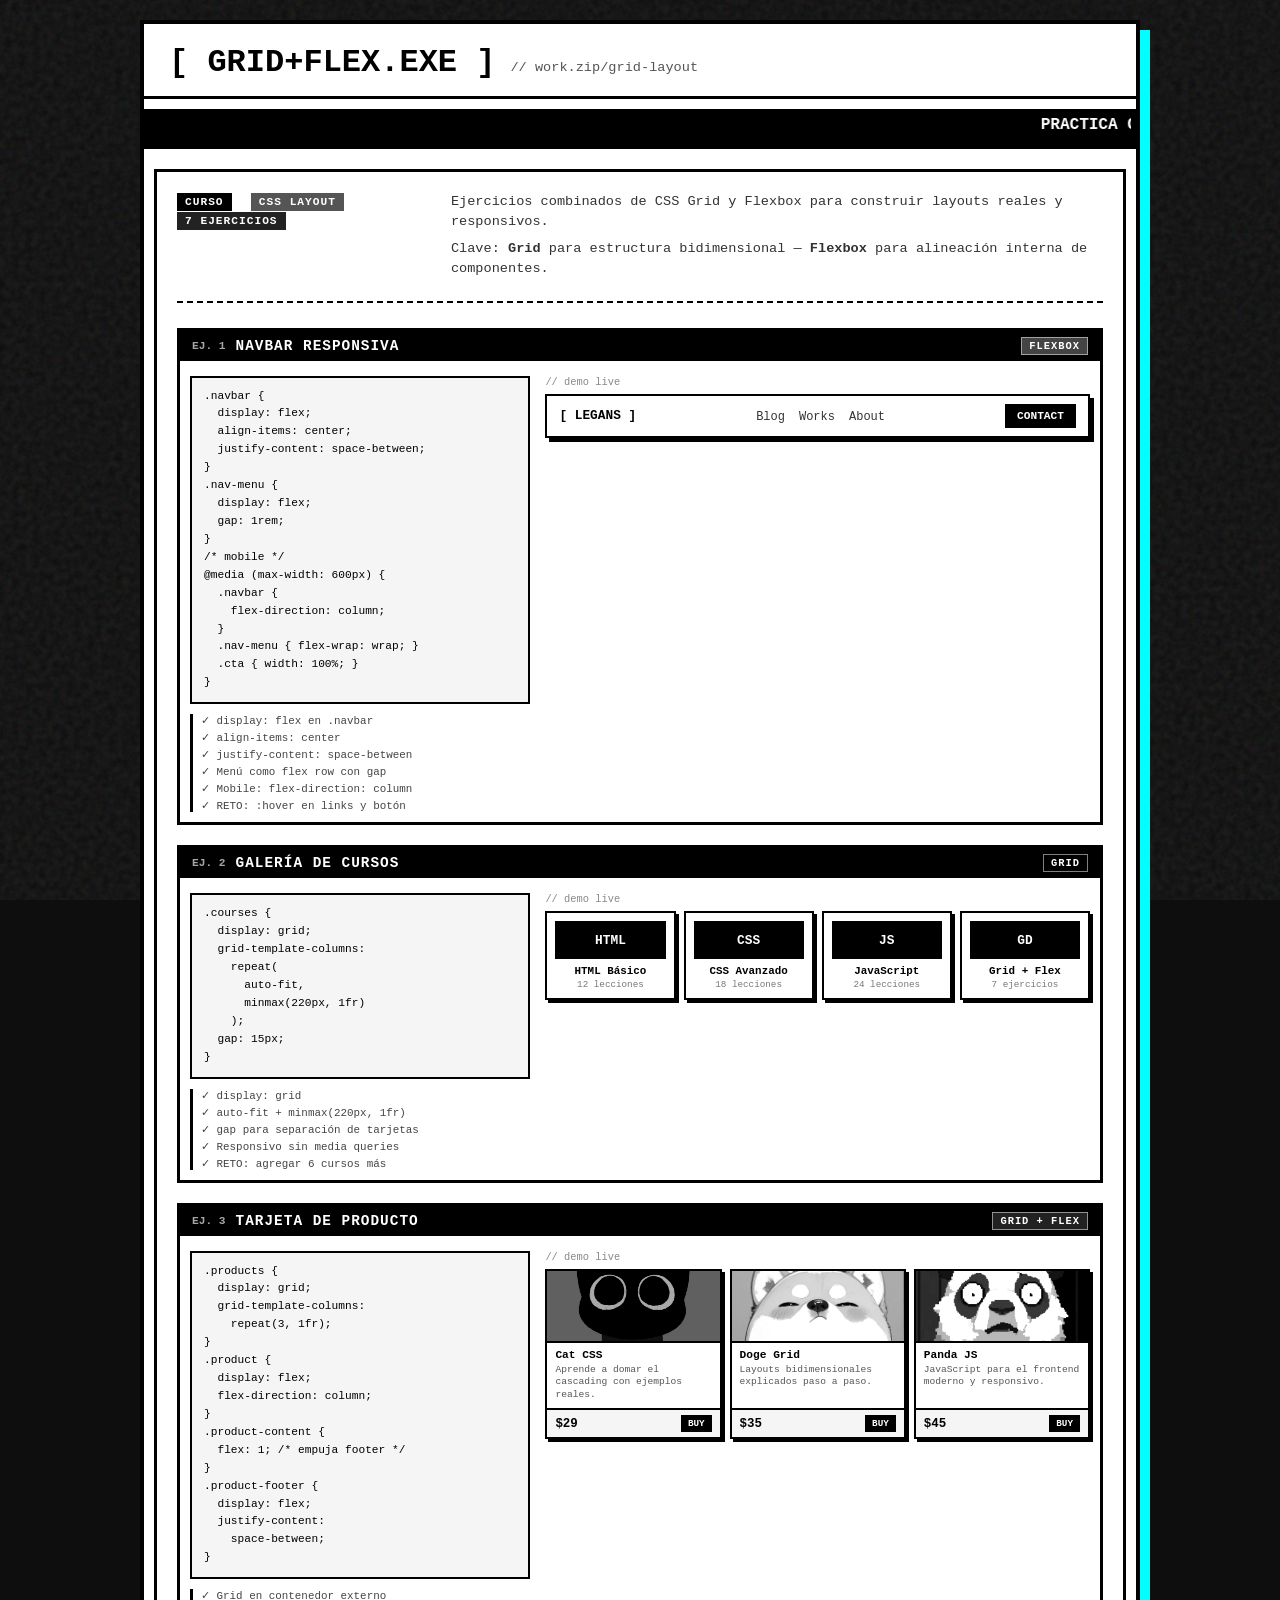
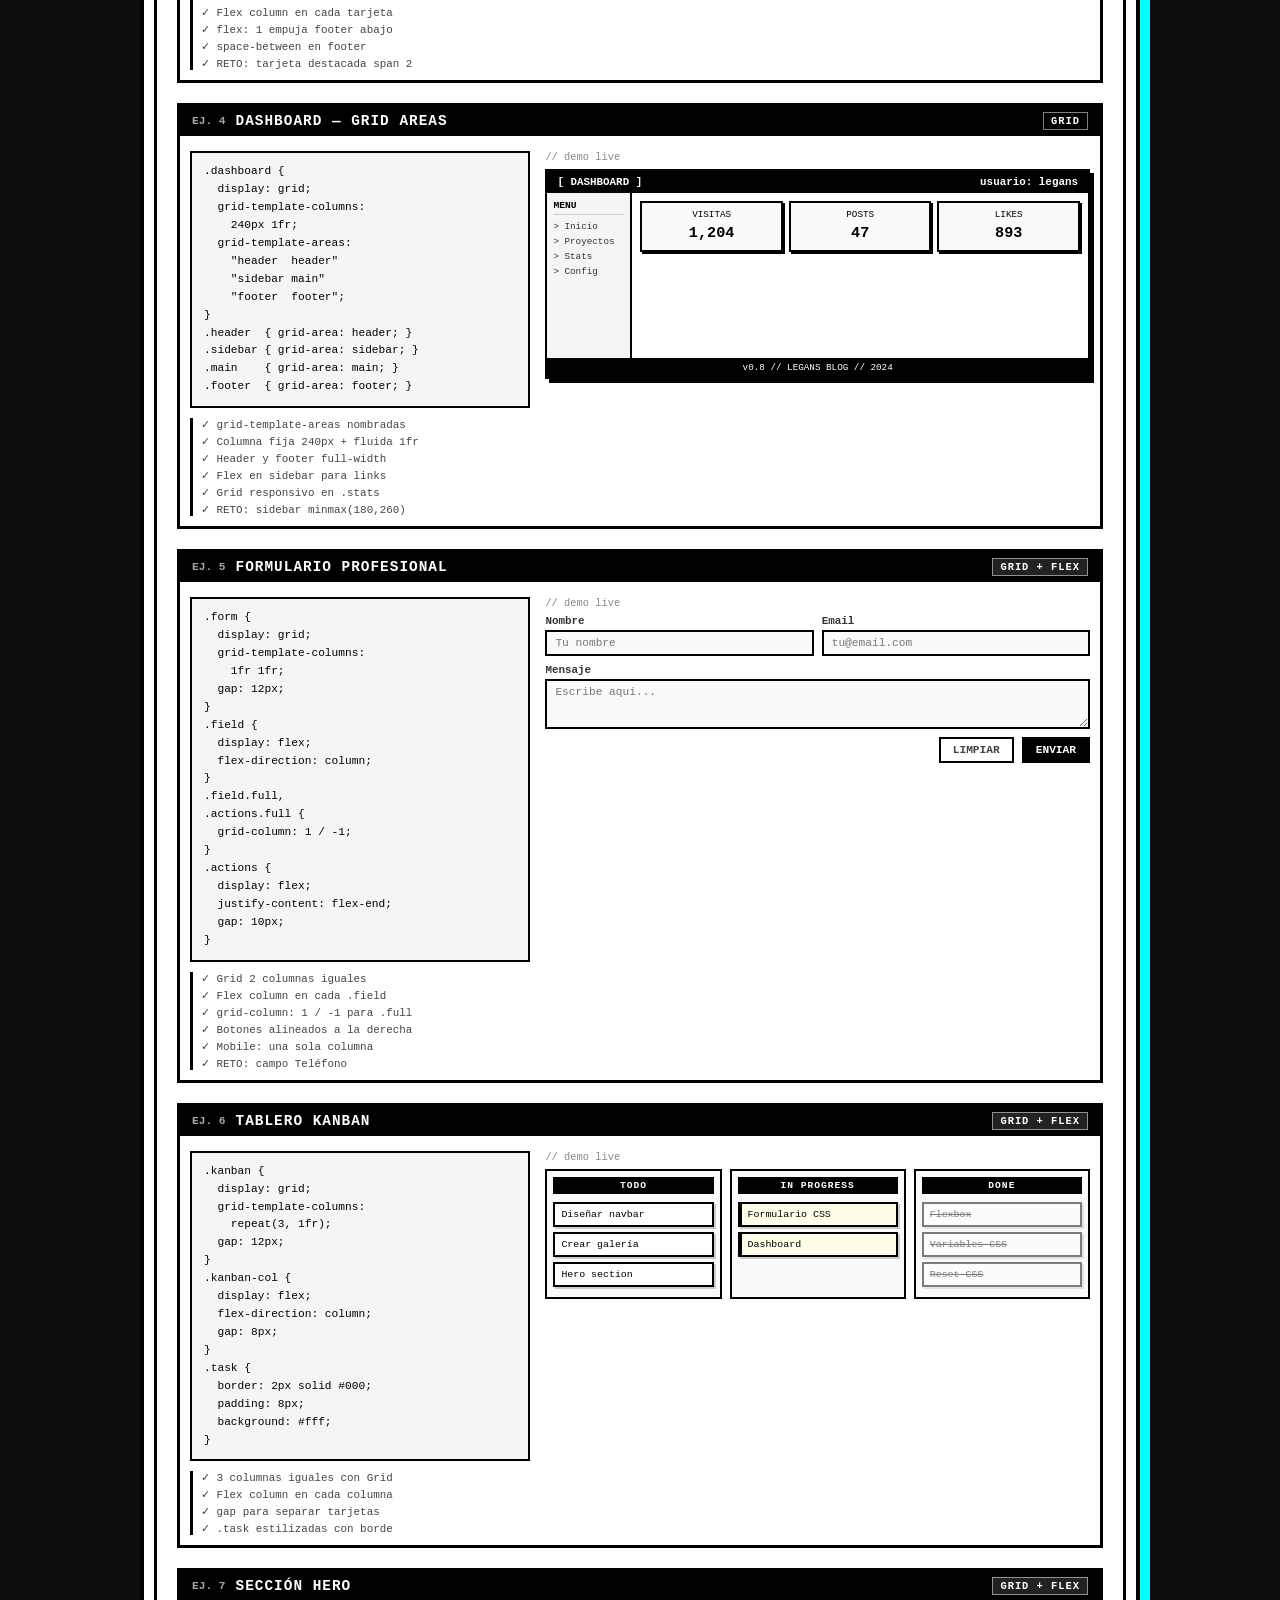
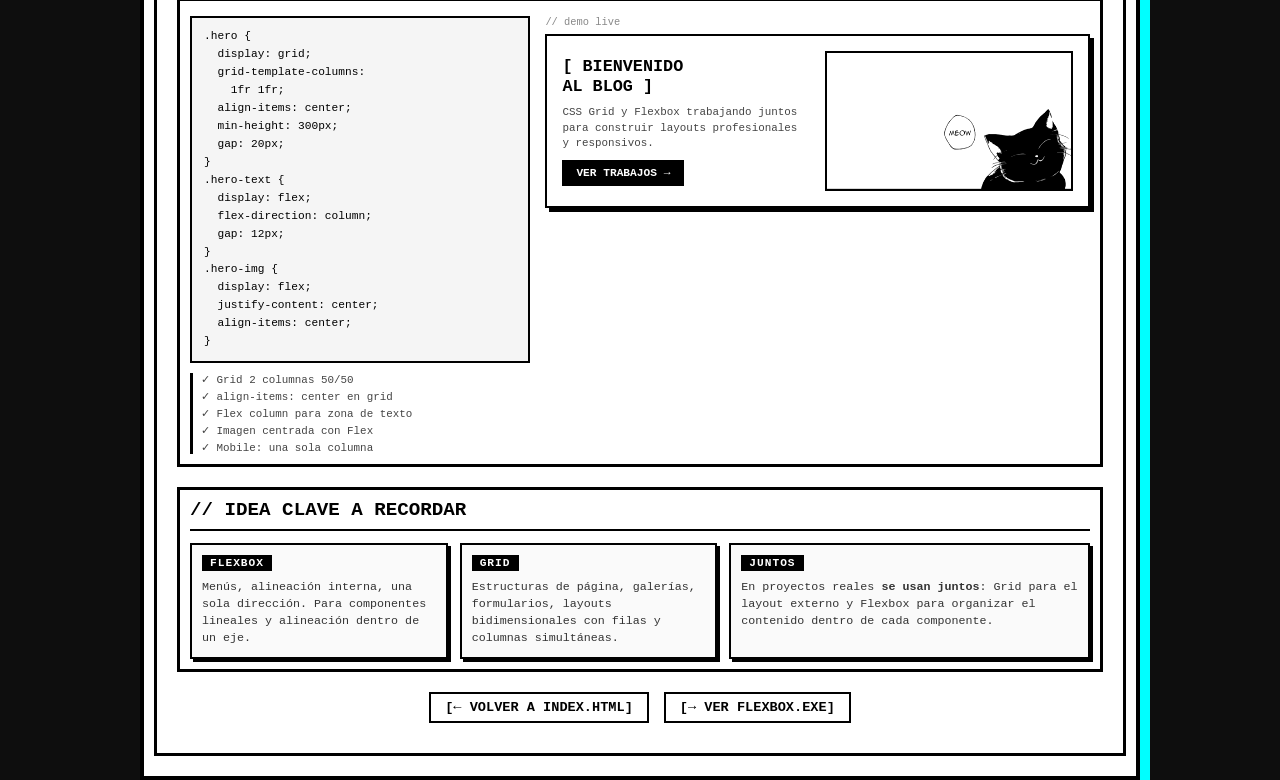
<file: grid.html>
<!DOCTYPE html>
<html lang="es">
<head>
    <meta charset="UTF-8">
    <meta name="viewport" content="width=device-width, initial-scale=1.0">
    <title>~* [ WORK.ZIP - GRID+FLEX.EXE ] *~</title>
    <link rel="stylesheet" href="css/global.css">
    <link rel="stylesheet" href="css/grid.css">
</head>
<body>

<div class="wrapper wrapper-grid">

    <!-- ▸ HEADER -->
    <header class="manga-box header-grid">
        <div class="gl-banner">
            <h1 class="gl-banner-title">[ GRID+FLEX.EXE ]</h1>
            <p class="gl-banner-sub">// work.zip/grid-layout</p>
        </div>
        <div class="marquee-bar">
            <marquee scrollamount="4">PRACTICA CSS GRID + FLEXBOX // 7 EJERCICIOS // LAYOUTS BIDIMENSIONALES // BY LEGANS</marquee>
        </div>
    </header>

    <!-- ▸ CONTENIDO -->
    <main class="manga-box main-grid">

        <!-- Intro -->
        <div class="gl-intro">
            <div>
                <span class="gl-tag tag-curso">CURSO</span>&nbsp;
                <span class="gl-tag tag-tipo">CSS LAYOUT</span>&nbsp;
                <span class="gl-tag tag-num">7 EJERCICIOS</span>
            </div>
            <div class="gl-intro-text">
                <p>Ejercicios combinados de CSS Grid y Flexbox para construir layouts reales y responsivos.</p>
                <p>Clave: <b>Grid</b> para estructura bidimensional — <b>Flexbox</b> para alineación interna de componentes.</p>
            </div>
        </div>

        <!-- ================================================================
             EJ. 1 — NAVBAR RESPONSIVA (FLEXBOX)
             ================================================================ -->
        <div class="gl-block manga-box">
            <div class="gl-block-header">
                <span class="gl-block-num">EJ. 1</span>
                <span class="gl-block-title">NAVBAR RESPONSIVA</span>
                <span class="gl-badge badge-flex">FLEXBOX</span>
            </div>
            <div class="gl-block-body">
                <div class="gl-code-col">
                    <pre class="gl-code">.navbar {
  display: flex;
  align-items: center;
  justify-content: space-between;
}
.nav-menu {
  display: flex;
  gap: 1rem;
}
/* mobile */
@media (max-width: 600px) {
  .navbar {
    flex-direction: column;
  }
  .nav-menu { flex-wrap: wrap; }
  .cta { width: 100%; }
}</pre>
                    <div class="gl-key-list">
                        <span>✓ display: flex en .navbar</span>
                        <span>✓ align-items: center</span>
                        <span>✓ justify-content: space-between</span>
                        <span>✓ Menú como flex row con gap</span>
                        <span>✓ Mobile: flex-direction: column</span>
                        <span>✓ RETO: :hover en links y botón</span>
                    </div>
                </div>
                <div class="gl-demo-col">
                    <p class="gl-demo-label">// demo live</p>
                    <nav class="demo-navbar">
                        <span class="demo-logo">[ LEGANS ]</span>
                        <ul class="demo-menu">
                            <li><a href="#">Blog</a></li>
                            <li><a href="#">Works</a></li>
                            <li><a href="#">About</a></li>
                        </ul>
                        <button class="demo-btn-cta">CONTACT</button>
                    </nav>
                </div>
            </div>
        </div>

        <!-- ================================================================
             EJ. 2 — GALERÍA DE CURSOS (GRID)
             ================================================================ -->
        <div class="gl-block manga-box">
            <div class="gl-block-header">
                <span class="gl-block-num">EJ. 2</span>
                <span class="gl-block-title">GALERÍA DE CURSOS</span>
                <span class="gl-badge badge-grid">GRID</span>
            </div>
            <div class="gl-block-body">
                <div class="gl-code-col">
                    <pre class="gl-code">.courses {
  display: grid;
  grid-template-columns:
    repeat(
      auto-fit,
      minmax(220px, 1fr)
    );
  gap: 15px;
}</pre>
                    <div class="gl-key-list">
                        <span>✓ display: grid</span>
                        <span>✓ auto-fit + minmax(220px, 1fr)</span>
                        <span>✓ gap para separación de tarjetas</span>
                        <span>✓ Responsivo sin media queries</span>
                        <span>✓ RETO: agregar 6 cursos más</span>
                    </div>
                </div>
                <div class="gl-demo-col">
                    <p class="gl-demo-label">// demo live</p>
                    <div class="demo-courses">
                        <div class="demo-course-card">
                            <div class="demo-cc-thumb">HTML</div>
                            <p class="demo-cc-name">HTML Básico</p>
                            <p class="demo-cc-sub">12 lecciones</p>
                        </div>
                        <div class="demo-course-card">
                            <div class="demo-cc-thumb">CSS</div>
                            <p class="demo-cc-name">CSS Avanzado</p>
                            <p class="demo-cc-sub">18 lecciones</p>
                        </div>
                        <div class="demo-course-card">
                            <div class="demo-cc-thumb">JS</div>
                            <p class="demo-cc-name">JavaScript</p>
                            <p class="demo-cc-sub">24 lecciones</p>
                        </div>
                        <div class="demo-course-card">
                            <div class="demo-cc-thumb">GD</div>
                            <p class="demo-cc-name">Grid + Flex</p>
                            <p class="demo-cc-sub">7 ejercicios</p>
                        </div>
                    </div>
                </div>
            </div>
        </div>

        <!-- ================================================================
             EJ. 3 — TARJETA DE PRODUCTO (GRID + FLEX)
             ================================================================ -->
        <div class="gl-block manga-box">
            <div class="gl-block-header">
                <span class="gl-block-num">EJ. 3</span>
                <span class="gl-block-title">TARJETA DE PRODUCTO</span>
                <span class="gl-badge badge-both">GRID + FLEX</span>
            </div>
            <div class="gl-block-body">
                <div class="gl-code-col">
                    <pre class="gl-code">.products {
  display: grid;
  grid-template-columns:
    repeat(3, 1fr);
}
.product {
  display: flex;
  flex-direction: column;
}
.product-content {
  flex: 1; /* empuja footer */
}
.product-footer {
  display: flex;
  justify-content:
    space-between;
}</pre>
                    <div class="gl-key-list">
                        <span>✓ Grid en contenedor externo</span>
                        <span>✓ Flex column en cada tarjeta</span>
                        <span>✓ flex: 1 empuja footer abajo</span>
                        <span>✓ space-between en footer</span>
                        <span>✓ RETO: tarjeta destacada span 2</span>
                    </div>
                </div>
                <div class="gl-demo-col">
                    <p class="gl-demo-label">// demo live</p>
                    <div class="demo-products">
                        <div class="demo-product">
                            <div class="demo-product-img">
                                <img src="media/Imagenes/grid/gato css.jpg" alt="producto">
                            </div>
                            <div class="demo-product-content">
                                <p class="demo-product-name">Cat CSS</p>
                                <p class="demo-product-desc">Aprende a domar el cascading con ejemplos reales.</p>
                            </div>
                            <div class="demo-product-footer">
                                <span class="demo-price">$29</span>
                                <button class="demo-buy-btn">BUY</button>
                            </div>
                        </div>
                        <div class="demo-product">
                            <div class="demo-product-img">
                                <img src="media/Imagenes/grid/dog grid.jpg" alt="producto">
                            </div>
                            <div class="demo-product-content">
                                <p class="demo-product-name">Doge Grid</p>
                                <p class="demo-product-desc">Layouts bidimensionales explicados paso a paso.</p>
                            </div>
                            <div class="demo-product-footer">
                                <span class="demo-price">$35</span>
                                <button class="demo-buy-btn">BUY</button>
                            </div>
                        </div>
                        <div class="demo-product">
                            <div class="demo-product-img">
                                <img src="media/Imagenes/grid/panda js.jpg" alt="producto">
                            </div>
                            <div class="demo-product-content">
                                <p class="demo-product-name">Panda JS</p>
                                <p class="demo-product-desc">JavaScript para el frontend moderno y responsivo.</p>
                            </div>
                            <div class="demo-product-footer">
                                <span class="demo-price">$45</span>
                                <button class="demo-buy-btn">BUY</button>
                            </div>
                        </div>
                    </div>
                </div>
            </div>
        </div>

        <!-- ================================================================
             EJ. 4 — DASHBOARD CON GRID AREAS (GRID)
             ================================================================ -->
        <div class="gl-block manga-box">
            <div class="gl-block-header">
                <span class="gl-block-num">EJ. 4</span>
                <span class="gl-block-title">DASHBOARD — GRID AREAS</span>
                <span class="gl-badge badge-grid">GRID</span>
            </div>
            <div class="gl-block-body">
                <div class="gl-code-col">
                    <pre class="gl-code">.dashboard {
  display: grid;
  grid-template-columns:
    240px 1fr;
  grid-template-areas:
    "header  header"
    "sidebar main"
    "footer  footer";
}
.header  { grid-area: header; }
.sidebar { grid-area: sidebar; }
.main    { grid-area: main; }
.footer  { grid-area: footer; }</pre>
                    <div class="gl-key-list">
                        <span>✓ grid-template-areas nombradas</span>
                        <span>✓ Columna fija 240px + fluida 1fr</span>
                        <span>✓ Header y footer full-width</span>
                        <span>✓ Flex en sidebar para links</span>
                        <span>✓ Grid responsivo en .stats</span>
                        <span>✓ RETO: sidebar minmax(180,260)</span>
                    </div>
                </div>
                <div class="gl-demo-col">
                    <p class="gl-demo-label">// demo live</p>
                    <div class="demo-dashboard">
                        <header class="demo-d-header">
                            <span>[ DASHBOARD ]</span>
                            <span>usuario: legans</span>
                        </header>
                        <aside class="demo-d-sidebar">
                            <p class="demo-d-sidebar-title">MENU</p>
                            <a href="#">> Inicio</a>
                            <a href="#">> Proyectos</a>
                            <a href="#">> Stats</a>
                            <a href="#">> Config</a>
                        </aside>
                        <main class="demo-d-main">
                            <div class="demo-d-stats">
                                <div class="demo-stat">VISITAS<br><b>1,204</b></div>
                                <div class="demo-stat">POSTS<br><b>47</b></div>
                                <div class="demo-stat">LIKES<br><b>893</b></div>
                            </div>
                        </main>
                        <footer class="demo-d-footer">v0.8 // LEGANS BLOG // 2024</footer>
                    </div>
                </div>
            </div>
        </div>

        <!-- ================================================================
             EJ. 5 — FORMULARIO PROFESIONAL (GRID + FLEX)
             ================================================================ -->
        <div class="gl-block manga-box">
            <div class="gl-block-header">
                <span class="gl-block-num">EJ. 5</span>
                <span class="gl-block-title">FORMULARIO PROFESIONAL</span>
                <span class="gl-badge badge-both">GRID + FLEX</span>
            </div>
            <div class="gl-block-body">
                <div class="gl-code-col">
                    <pre class="gl-code">.form {
  display: grid;
  grid-template-columns:
    1fr 1fr;
  gap: 12px;
}
.field {
  display: flex;
  flex-direction: column;
}
.field.full,
.actions.full {
  grid-column: 1 / -1;
}
.actions {
  display: flex;
  justify-content: flex-end;
  gap: 10px;
}</pre>
                    <div class="gl-key-list">
                        <span>✓ Grid 2 columnas iguales</span>
                        <span>✓ Flex column en cada .field</span>
                        <span>✓ grid-column: 1 / -1 para .full</span>
                        <span>✓ Botones alineados a la derecha</span>
                        <span>✓ Mobile: una sola columna</span>
                        <span>✓ RETO: campo Teléfono</span>
                    </div>
                </div>
                <div class="gl-demo-col">
                    <p class="gl-demo-label">// demo live</p>
                    <form class="demo-form" onsubmit="return false;">
                        <div class="demo-field">
                            <label>Nombre</label>
                            <input type="text" placeholder="Tu nombre">
                        </div>
                        <div class="demo-field">
                            <label>Email</label>
                            <input type="email" placeholder="tu@email.com">
                        </div>
                        <div class="demo-field demo-full">
                            <label>Mensaje</label>
                            <textarea placeholder="Escribe aquí..." rows="3"></textarea>
                        </div>
                        <div class="demo-actions demo-full">
                            <button type="reset" class="demo-form-btn btn-secondary">LIMPIAR</button>
                            <button type="submit" class="demo-form-btn btn-primary">ENVIAR</button>
                        </div>
                    </form>
                </div>
            </div>
        </div>

        <!-- ================================================================
             EJ. 6 — TABLERO KANBAN (GRID + FLEX)
             ================================================================ -->
        <div class="gl-block manga-box">
            <div class="gl-block-header">
                <span class="gl-block-num">EJ. 6</span>
                <span class="gl-block-title">TABLERO KANBAN</span>
                <span class="gl-badge badge-both">GRID + FLEX</span>
            </div>
            <div class="gl-block-body">
                <div class="gl-code-col">
                    <pre class="gl-code">.kanban {
  display: grid;
  grid-template-columns:
    repeat(3, 1fr);
  gap: 12px;
}
.kanban-col {
  display: flex;
  flex-direction: column;
  gap: 8px;
}
.task {
  border: 2px solid #000;
  padding: 8px;
  background: #fff;
}</pre>
                    <div class="gl-key-list">
                        <span>✓ 3 columnas iguales con Grid</span>
                        <span>✓ Flex column en cada columna</span>
                        <span>✓ gap para separar tarjetas</span>
                        <span>✓ .task estilizadas con borde</span>
                    </div>
                </div>
                <div class="gl-demo-col">
                    <p class="gl-demo-label">// demo live</p>
                    <div class="demo-kanban">
                        <div class="demo-kanban-col">
                            <div class="demo-kanban-head">TODO</div>
                            <div class="demo-task">Diseñar navbar</div>
                            <div class="demo-task">Crear galería</div>
                            <div class="demo-task">Hero section</div>
                        </div>
                        <div class="demo-kanban-col">
                            <div class="demo-kanban-head">IN PROGRESS</div>
                            <div class="demo-task demo-task-active">Formulario CSS</div>
                            <div class="demo-task demo-task-active">Dashboard</div>
                        </div>
                        <div class="demo-kanban-col">
                            <div class="demo-kanban-head">DONE</div>
                            <div class="demo-task demo-task-done">Flexbox</div>
                            <div class="demo-task demo-task-done">Variables CSS</div>
                            <div class="demo-task demo-task-done">Reset CSS</div>
                        </div>
                    </div>
                </div>
            </div>
        </div>

        <!-- ================================================================
             EJ. 7 — SECCIÓN HERO (GRID + FLEX)
             ================================================================ -->
        <div class="gl-block manga-box">
            <div class="gl-block-header">
                <span class="gl-block-num">EJ. 7</span>
                <span class="gl-block-title">SECCIÓN HERO</span>
                <span class="gl-badge badge-both">GRID + FLEX</span>
            </div>
            <div class="gl-block-body">
                <div class="gl-code-col">
                    <pre class="gl-code">.hero {
  display: grid;
  grid-template-columns:
    1fr 1fr;
  align-items: center;
  min-height: 300px;
  gap: 20px;
}
.hero-text {
  display: flex;
  flex-direction: column;
  gap: 12px;
}
.hero-img {
  display: flex;
  justify-content: center;
  align-items: center;
}</pre>
                    <div class="gl-key-list">
                        <span>✓ Grid 2 columnas 50/50</span>
                        <span>✓ align-items: center en grid</span>
                        <span>✓ Flex column para zona de texto</span>
                        <span>✓ Imagen centrada con Flex</span>
                        <span>✓ Mobile: una sola columna</span>
                    </div>
                </div>
                <div class="gl-demo-col">
                    <p class="gl-demo-label">// demo live</p>
                    <div class="demo-hero">
                        <div class="demo-hero-text">
                            <h3 class="demo-hero-title">[ BIENVENIDO<br>AL BLOG ]</h3>
                            <p class="demo-hero-desc">CSS Grid y Flexbox trabajando juntos para construir layouts profesionales y responsivos.</p>
                            <button class="demo-hero-btn">VER TRABAJOS →</button>
                        </div>
                        <div class="demo-hero-img">
                            <img src="media/Imagenes/grid/hero.jpg" alt="Hero">
                        </div>
                    </div>
                </div>
            </div>
        </div>

        <!-- ================================================================
             RESUMEN — IDEA CLAVE
             ================================================================ -->
        <div class="gl-summary manga-box">
            <h2>// IDEA CLAVE A RECORDAR</h2>
            <div class="gl-summary-grid">
                <div class="gl-summary-card">
                    <span class="gl-sum-tag">FLEXBOX</span>
                    <p>Menús, alineación interna, una sola dirección. Para componentes lineales y alineación dentro de un eje.</p>
                </div>
                <div class="gl-summary-card">
                    <span class="gl-sum-tag">GRID</span>
                    <p>Estructuras de página, galerías, formularios, layouts bidimensionales con filas y columnas simultáneas.</p>
                </div>
                <div class="gl-summary-card">
                    <span class="gl-sum-tag">JUNTOS</span>
                    <p>En proyectos reales <b>se usan juntos</b>: Grid para el layout externo y Flexbox para organizar el contenido dentro de cada componente.</p>
                </div>
            </div>
        </div>

        <!-- Navegación -->
        <div class="gl-footer-nav">
            <a href="index.html" class="gl-btn-return">[← VOLVER A INDEX.HTML]</a>
            <a href="flexbox.html" class="gl-btn-return">[→ VER FLEXBOX.EXE]</a>
        </div>

    </main>

</div><!-- /.wrapper -->

</body>
</html>
</file>
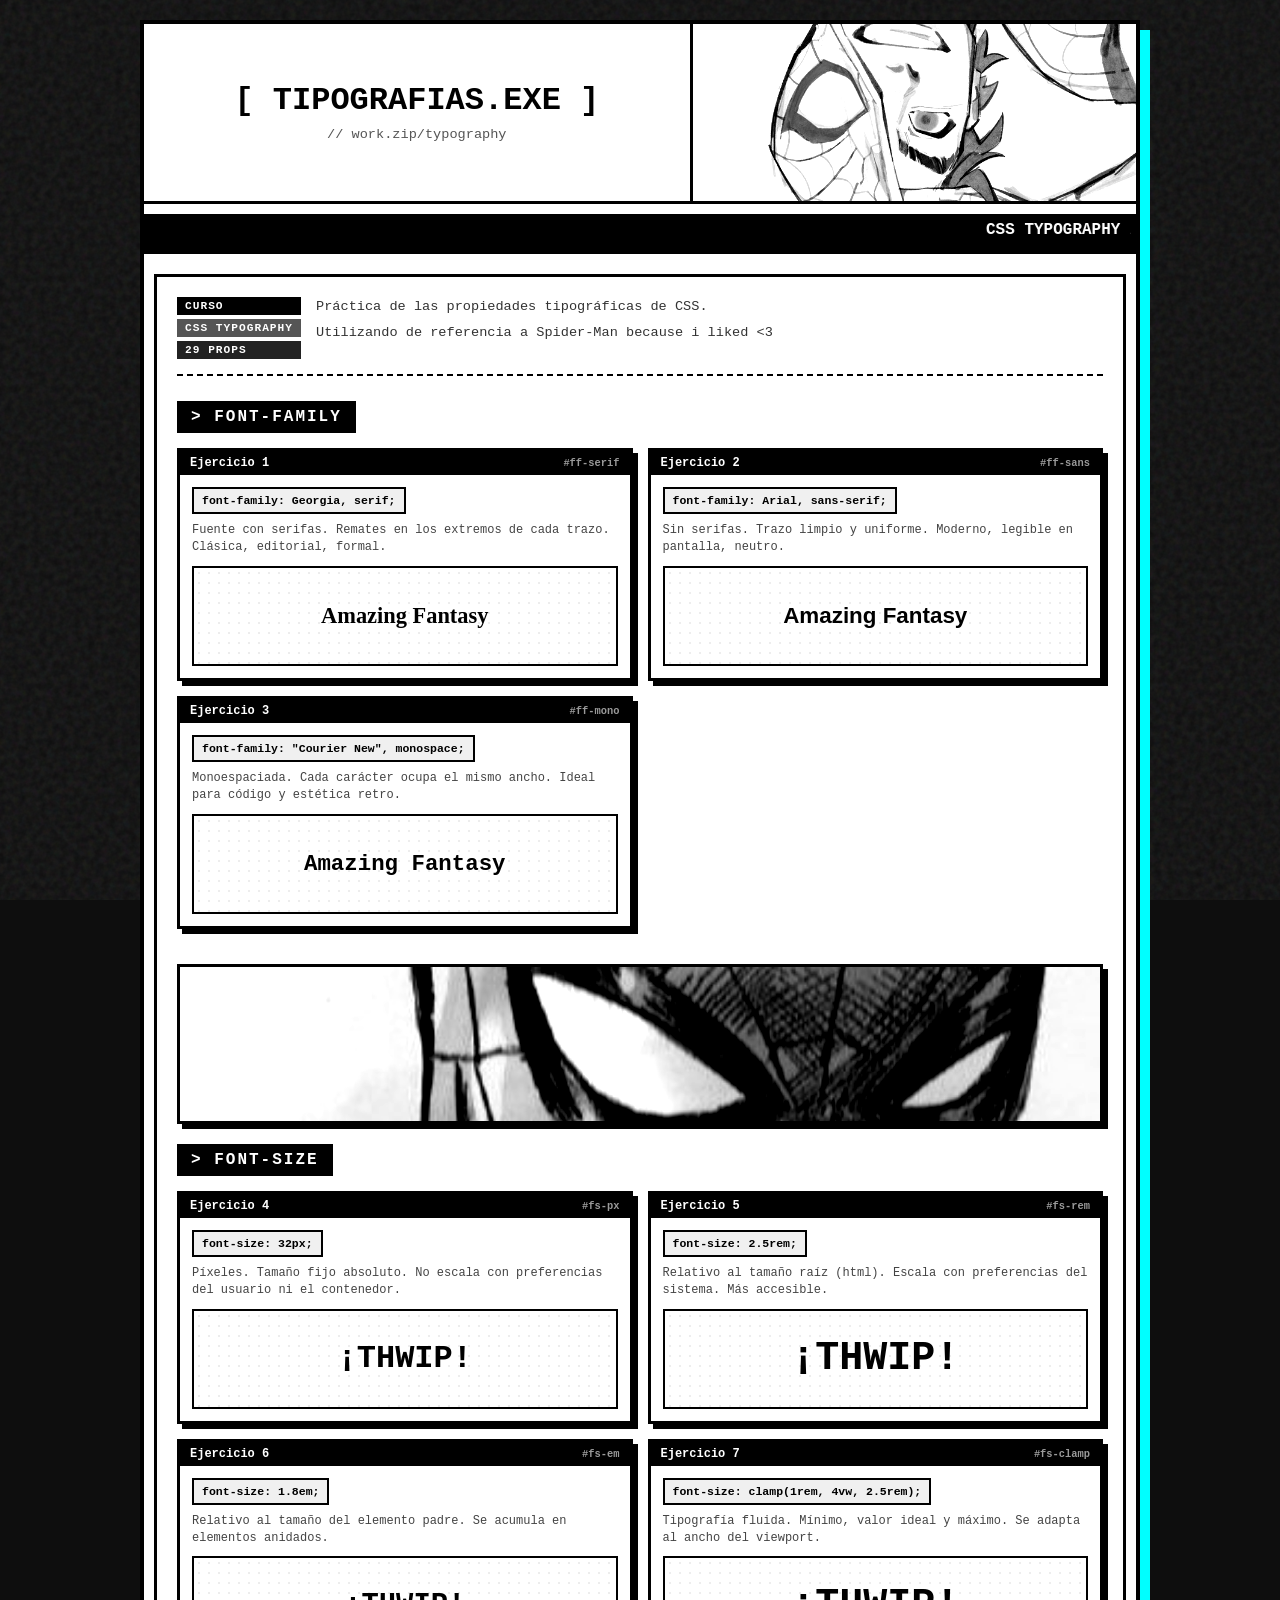
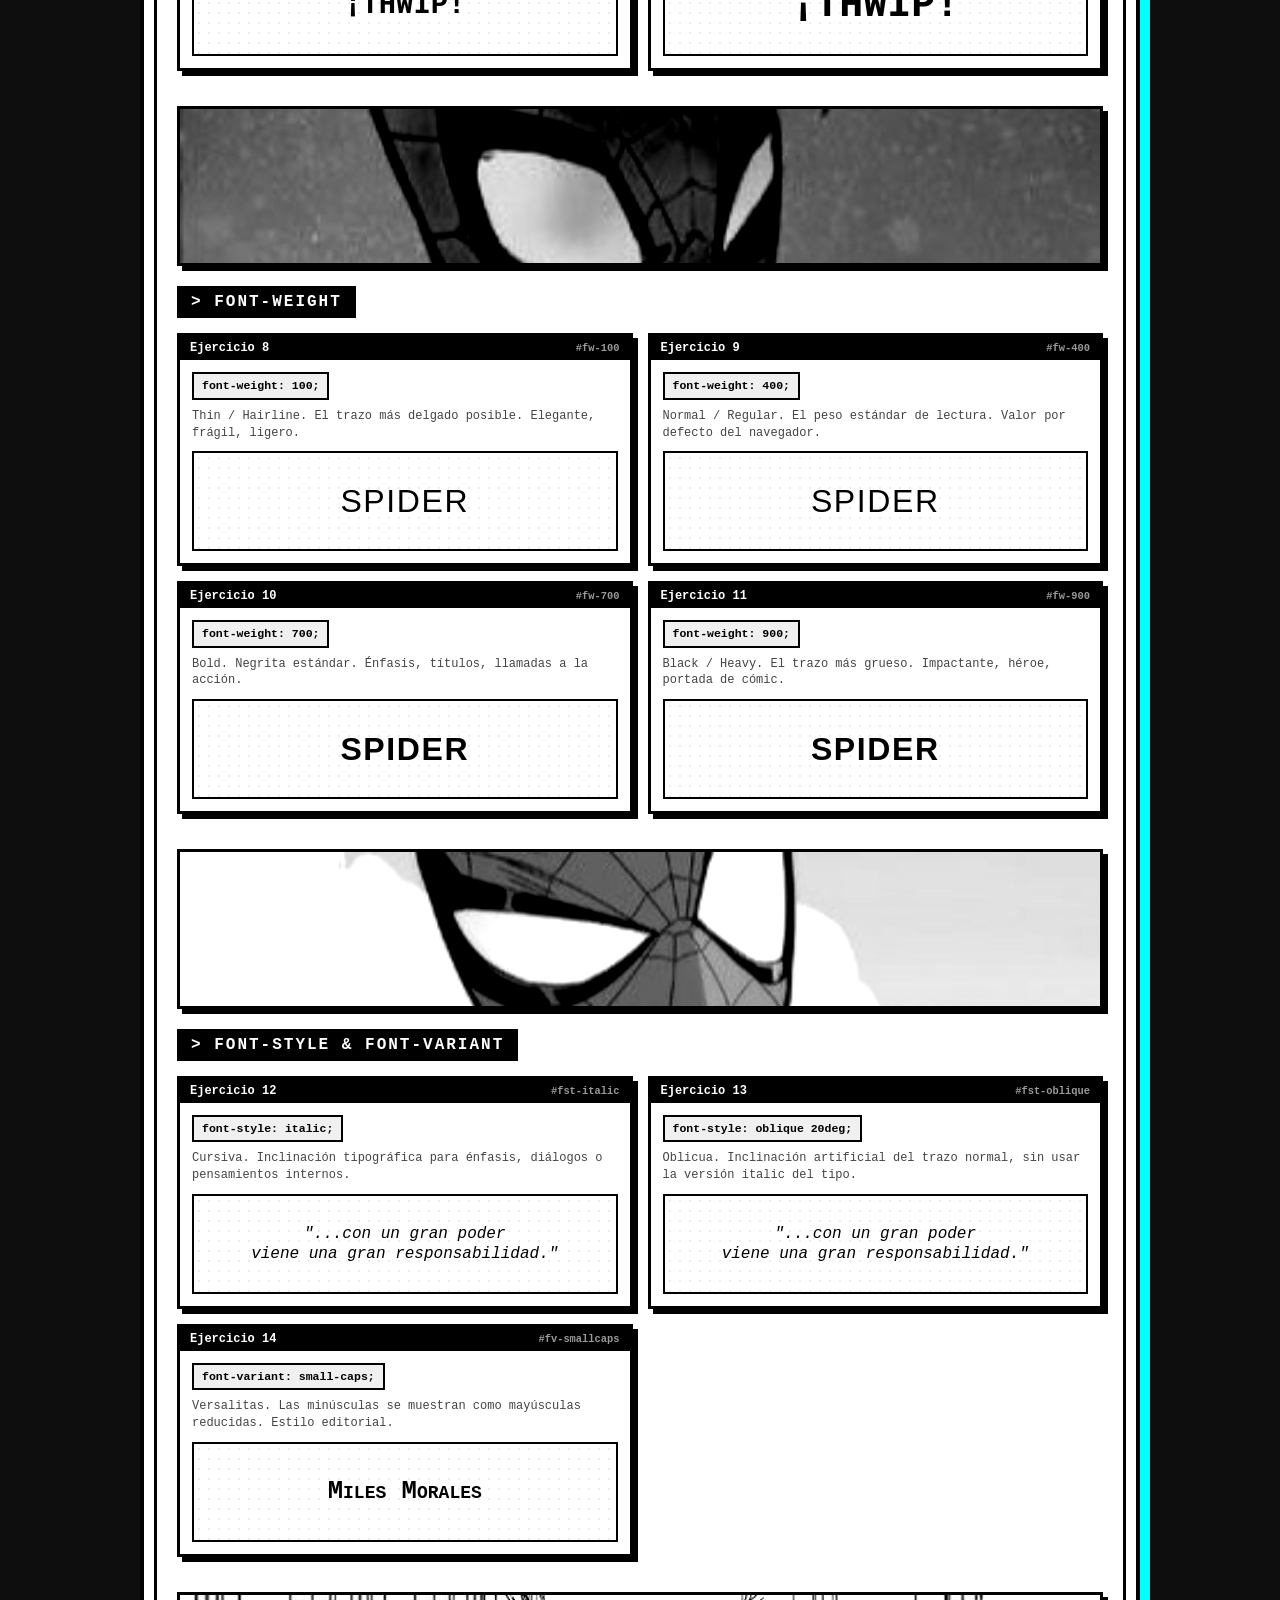
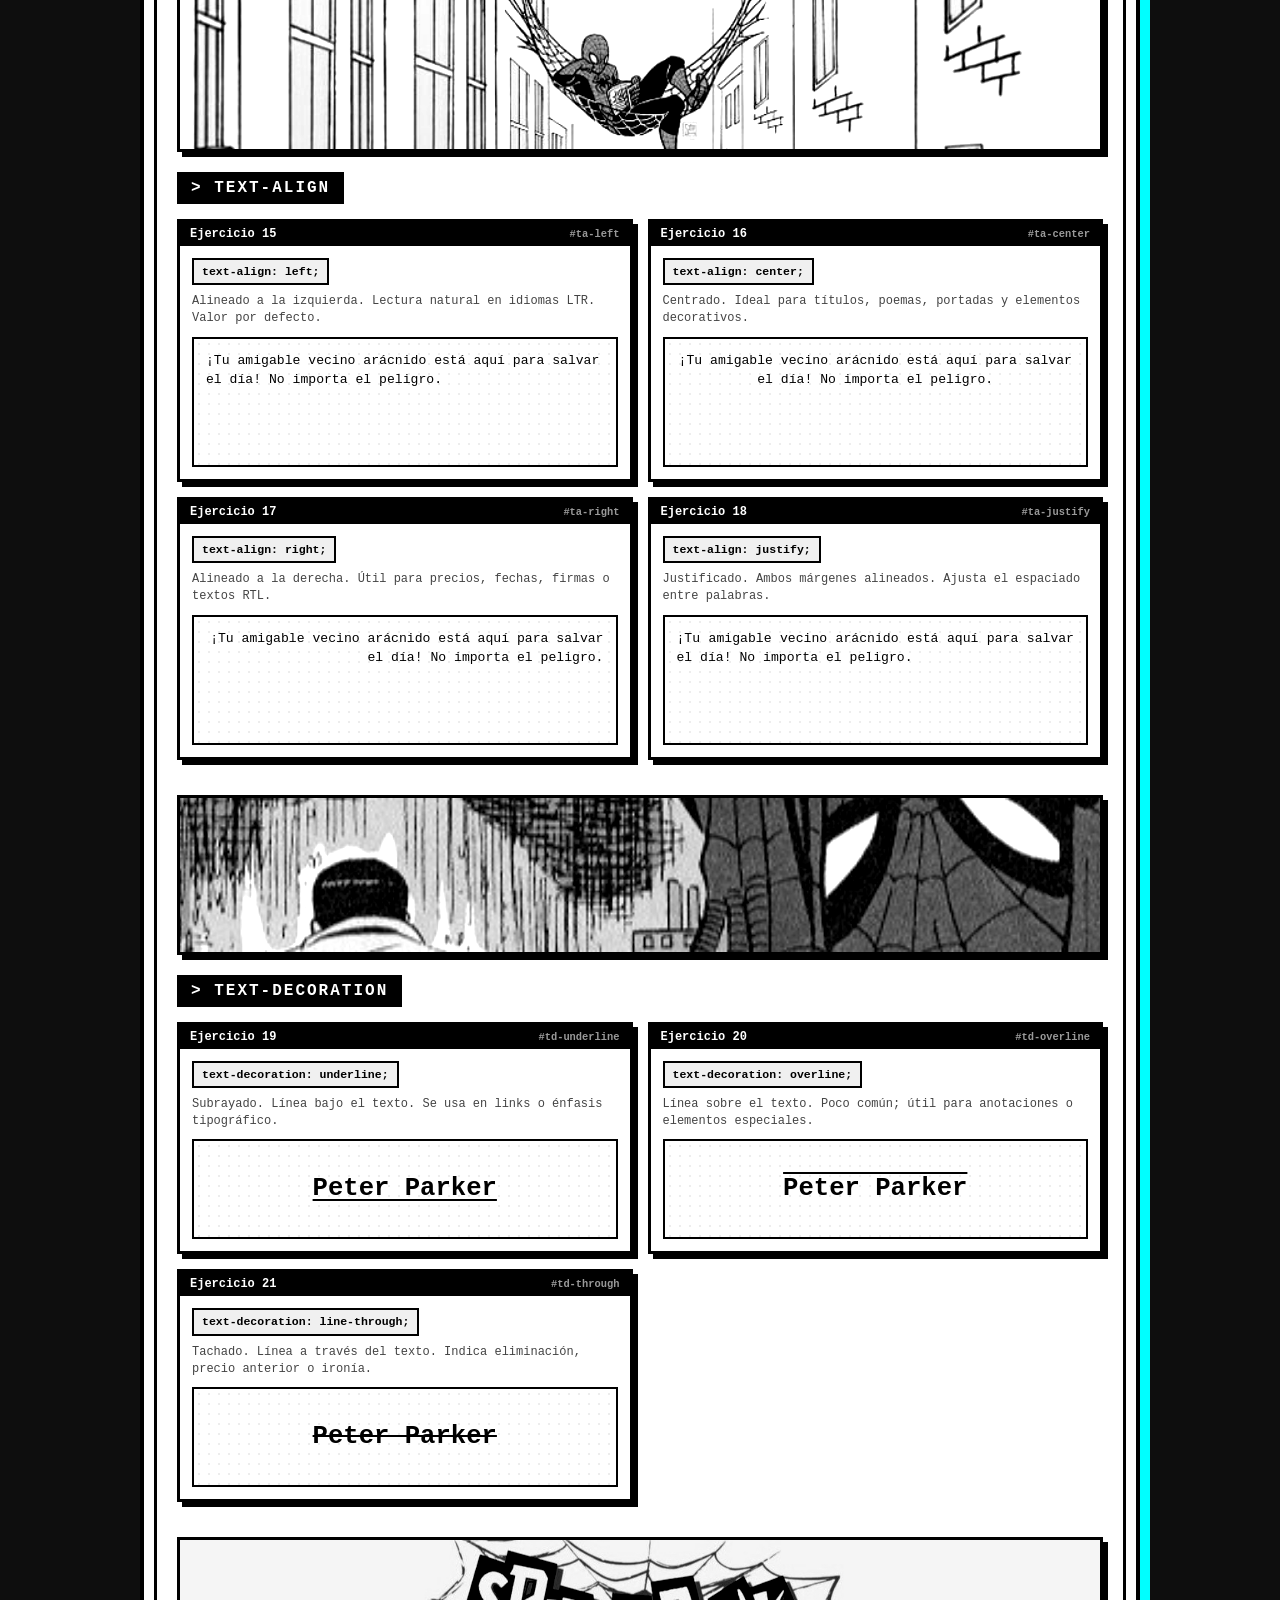
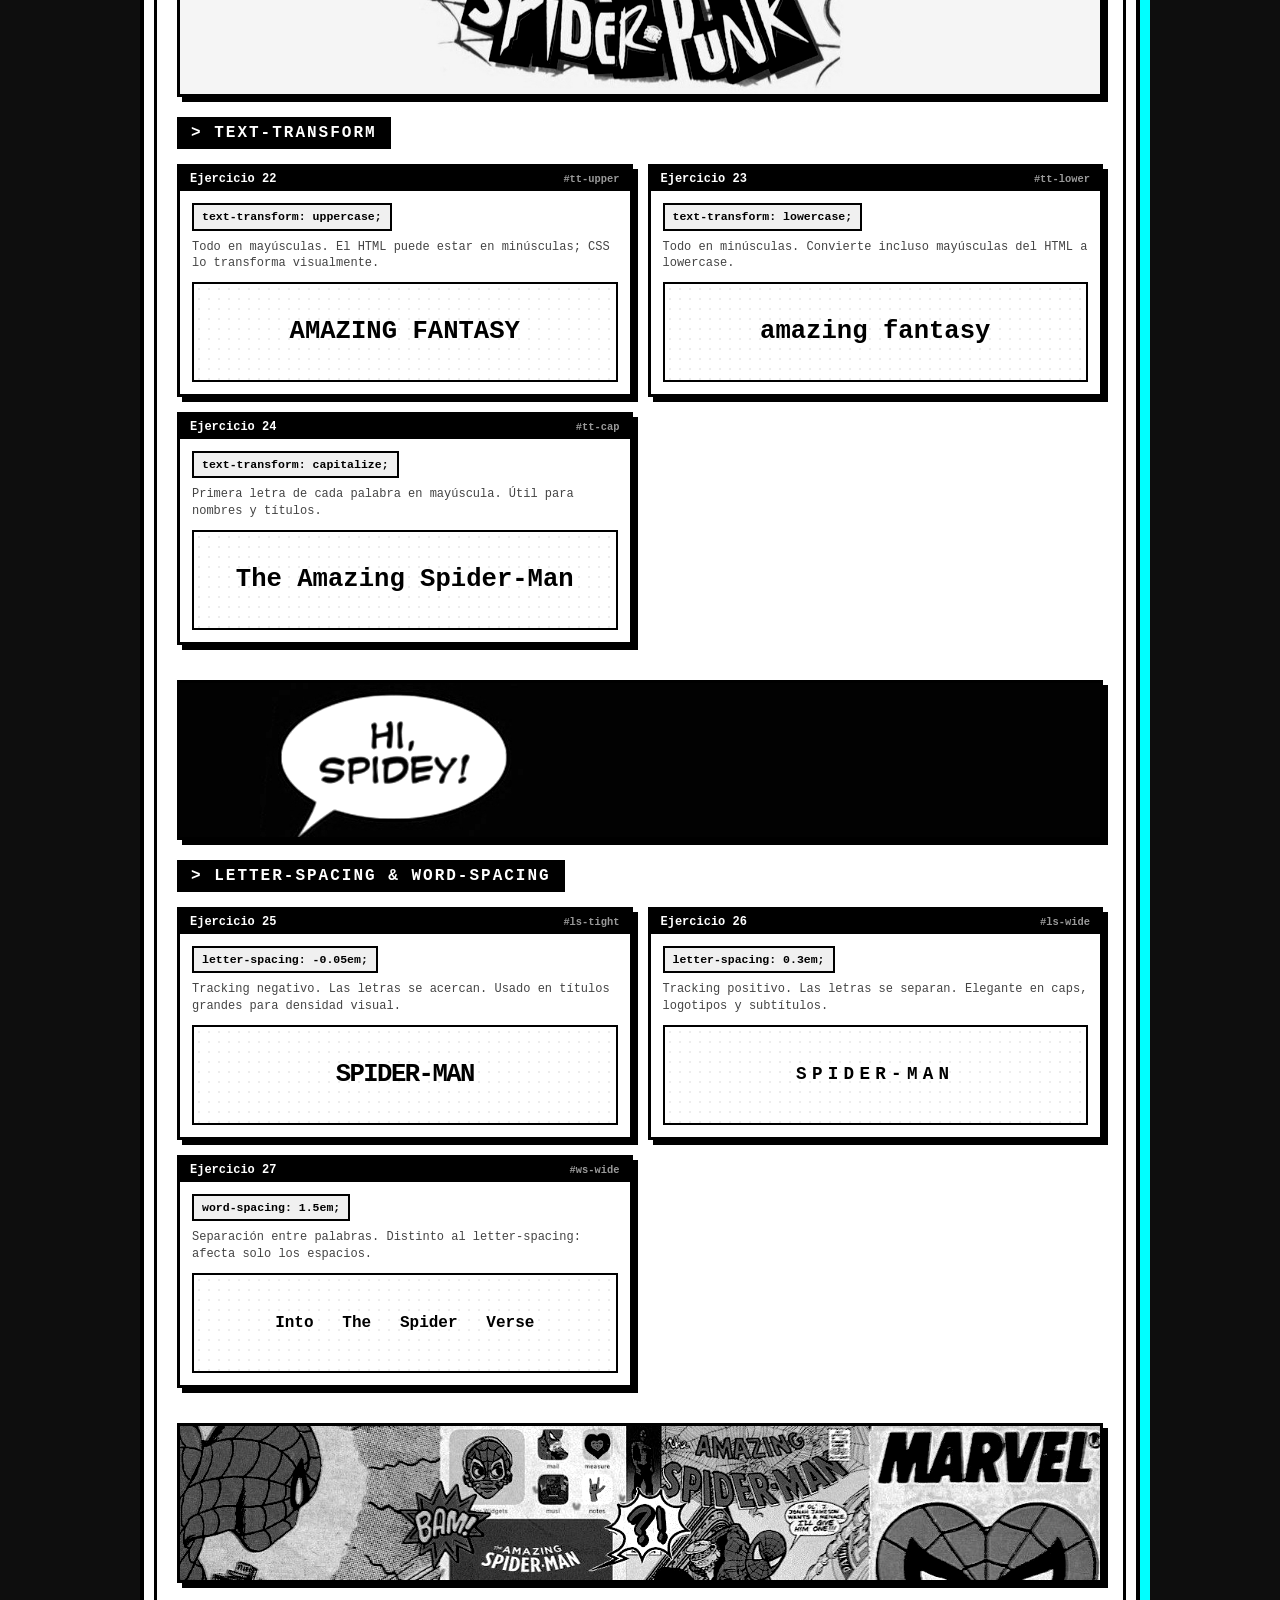
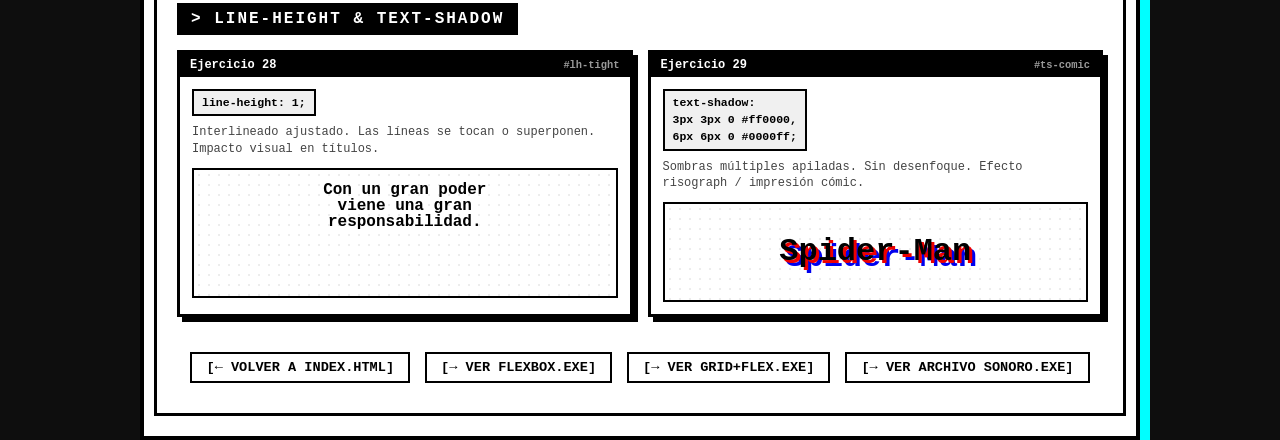
<file: tipografias.html>
<!DOCTYPE html>
<html lang="es">
<head>
    <meta charset="UTF-8">
    <meta name="viewport" content="width=device-width, initial-scale=1.0">
    <title>~* [ WORK.ZIP - TIPOGRAFIAS.EXE ] *~</title>
    <link rel="stylesheet" href="css/global.css">
    <link rel="stylesheet" href="css/tipografias.css">
</head>
<body>

<div class="wrapper wrapper-typo">

    <!-- ▸ HEADER -->
    <header class="manga-box header-typo">
        <div class="ty-banner">
            <div class="ty-banner-text">
                <h1 class="ty-banner-title">[ TIPOGRAFIAS.EXE ]</h1>
                <p class="ty-banner-sub">// work.zip/typography</p>
            </div>
            <div class="ty-banner-img">
                <img src="media/Imagenes/tipografias/spiderman 1.jpg" alt="Spider-Man" class="ty-banner-photo" id="ty-img-banner">
                <span class="ty-img-label">[IMG_01]</span>
            </div>
        </div>
        <div class="marquee-bar">
            <marquee scrollamount="5">CSS TYPOGRAPHY // 29 PROPIEDADES // ¡TU AMIGABLE VECINO ARÁCNIDO! // SPIDER-MAN: INTO THE SPIDER-VERSE // BY LEGANS</marquee>
        </div>
    </header>

    <!-- ▸ CONTENIDO -->
    <main class="manga-box main-typo">

        <!-- Intro -->
        <div class="ty-intro">
            <div class="ty-intro-tags">
                <span class="ty-tag tag-curso">CURSO</span>
                <span class="ty-tag tag-tipo">CSS TYPOGRAPHY</span>
                <span class="ty-tag tag-props">29 PROPS</span>
            </div>
            <div class="ty-intro-text">
                <p>Práctica de las propiedades tipográficas de CSS.</p>
                <p>Utilizando de referencia a <span>Spider-Man</span> because i liked <3 </p>
            </div>
        </div>

        <!-- ================================================================
             GRUPO 1 — font-family
             ================================================================ -->
        <div class="ty-group">
            <span class="ty-group-title">> font-family</span>
            <div class="ty-grid">

                <div class="ty-card">
                    <div class="ty-card-header"><span>Ejercicio 1</span><span class="ty-card-num">#ff-serif</span></div>
                    <div class="ty-card-body">
                        <span class="ty-prop-code">font-family: Georgia, serif;</span>
                        <p class="ty-desc">Fuente con serifas. Remates en los extremos de cada trazo. Clásica, editorial, formal.</p>
                        <div class="ty-panel">
                            <p class="ty-text ty-ff-serif">Amazing Fantasy</p>
                        </div>
                    </div>
                </div>

                <div class="ty-card">
                    <div class="ty-card-header"><span>Ejercicio 2</span><span class="ty-card-num">#ff-sans</span></div>
                    <div class="ty-card-body">
                        <span class="ty-prop-code">font-family: Arial, sans-serif;</span>
                        <p class="ty-desc">Sin serifas. Trazo limpio y uniforme. Moderno, legible en pantalla, neutro.</p>
                        <div class="ty-panel">
                            <p class="ty-text ty-ff-sans">Amazing Fantasy</p>
                        </div>
                    </div>
                </div>

                <div class="ty-card">
                    <div class="ty-card-header"><span>Ejercicio 3</span><span class="ty-card-num">#ff-mono</span></div>
                    <div class="ty-card-body">
                        <span class="ty-prop-code">font-family: "Courier New", monospace;</span>
                        <p class="ty-desc">Monoespaciada. Cada carácter ocupa el mismo ancho. Ideal para código y estética retro.</p>
                        <div class="ty-panel">
                            <p class="ty-text ty-ff-mono">Amazing Fantasy</p>
                        </div>
                    </div>
                </div>

            </div>
        </div>

        <div class="ty-img-sep">
            <img src="media/Imagenes/tipografias/spiderman 2.jpg" alt="Spider-Man" class="ty-sep-img">
        </div>

        <!-- ================================================================
             GRUPO 2 — font-size
             ================================================================ -->
        <div class="ty-group">
            <span class="ty-group-title">> font-size</span>
            <div class="ty-grid">

                <div class="ty-card">
                    <div class="ty-card-header"><span>Ejercicio 4</span><span class="ty-card-num">#fs-px</span></div>
                    <div class="ty-card-body">
                        <span class="ty-prop-code">font-size: 32px;</span>
                        <p class="ty-desc">Píxeles. Tamaño fijo absoluto. No escala con preferencias del usuario ni el contenedor.</p>
                        <div class="ty-panel">
                            <p class="ty-text ty-fs-px">¡THWIP!</p>
                        </div>
                    </div>
                </div>

                <div class="ty-card">
                    <div class="ty-card-header"><span>Ejercicio 5</span><span class="ty-card-num">#fs-rem</span></div>
                    <div class="ty-card-body">
                        <span class="ty-prop-code">font-size: 2.5rem;</span>
                        <p class="ty-desc">Relativo al tamaño raíz (html). Escala con preferencias del sistema. Más accesible.</p>
                        <div class="ty-panel">
                            <p class="ty-text ty-fs-rem">¡THWIP!</p>
                        </div>
                    </div>
                </div>

                <div class="ty-card">
                    <div class="ty-card-header"><span>Ejercicio 6</span><span class="ty-card-num">#fs-em</span></div>
                    <div class="ty-card-body">
                        <span class="ty-prop-code">font-size: 1.8em;</span>
                        <p class="ty-desc">Relativo al tamaño del elemento padre. Se acumula en elementos anidados.</p>
                        <div class="ty-panel">
                            <p class="ty-text ty-fs-em">¡THWIP!</p>
                        </div>
                    </div>
                </div>

                <div class="ty-card">
                    <div class="ty-card-header"><span>Ejercicio 7</span><span class="ty-card-num">#fs-clamp</span></div>
                    <div class="ty-card-body">
                        <span class="ty-prop-code">font-size: clamp(1rem, 4vw, 2.5rem);</span>
                        <p class="ty-desc">Tipografía fluida. Mínimo, valor ideal y máximo. Se adapta al ancho del viewport.</p>
                        <div class="ty-panel">
                            <p class="ty-text ty-fs-clamp">¡THWIP!</p>
                        </div>
                    </div>
                </div>

            </div>
        </div>

        <div class="ty-img-sep">
            <img src="media/Imagenes/tipografias/spiderman 3.jpg" alt="Spider-Man" class="ty-sep-img">
        </div>

        <!-- ================================================================
             GRUPO 3 — font-weight
             ================================================================ -->
        <div class="ty-group">
            <span class="ty-group-title">> font-weight</span>
            <div class="ty-grid">

                <div class="ty-card">
                    <div class="ty-card-header"><span>Ejercicio 8</span><span class="ty-card-num">#fw-100</span></div>
                    <div class="ty-card-body">
                        <span class="ty-prop-code">font-weight: 100;</span>
                        <p class="ty-desc">Thin / Hairline. El trazo más delgado posible. Elegante, frágil, ligero.</p>
                        <div class="ty-panel">
                            <p class="ty-text ty-fw-100 ty-fw-demo">SPIDER</p>
                        </div>
                    </div>
                </div>

                <div class="ty-card">
                    <div class="ty-card-header"><span>Ejercicio 9</span><span class="ty-card-num">#fw-400</span></div>
                    <div class="ty-card-body">
                        <span class="ty-prop-code">font-weight: 400;</span>
                        <p class="ty-desc">Normal / Regular. El peso estándar de lectura. Valor por defecto del navegador.</p>
                        <div class="ty-panel">
                            <p class="ty-text ty-fw-400 ty-fw-demo">SPIDER</p>
                        </div>
                    </div>
                </div>

                <div class="ty-card">
                    <div class="ty-card-header"><span>Ejercicio 10</span><span class="ty-card-num">#fw-700</span></div>
                    <div class="ty-card-body">
                        <span class="ty-prop-code">font-weight: 700;</span>
                        <p class="ty-desc">Bold. Negrita estándar. Énfasis, títulos, llamadas a la acción.</p>
                        <div class="ty-panel">
                            <p class="ty-text ty-fw-700 ty-fw-demo">SPIDER</p>
                        </div>
                    </div>
                </div>

                <div class="ty-card">
                    <div class="ty-card-header"><span>Ejercicio 11</span><span class="ty-card-num">#fw-900</span></div>
                    <div class="ty-card-body">
                        <span class="ty-prop-code">font-weight: 900;</span>
                        <p class="ty-desc">Black / Heavy. El trazo más grueso. Impactante, héroe, portada de cómic.</p>
                        <div class="ty-panel">
                            <p class="ty-text ty-fw-900 ty-fw-demo">SPIDER</p>
                        </div>
                    </div>
                </div>

            </div>
        </div>

        <div class="ty-img-sep">
            <img src="media/Imagenes/tipografias/spiderman 4.jpg" alt="Spider-Man" class="ty-sep-img">
        </div>

        <!-- ================================================================
             GRUPO 4 — font-style & font-variant
             ================================================================ -->
        <div class="ty-group">
            <span class="ty-group-title">> font-style & font-variant</span>
            <div class="ty-grid">

                <div class="ty-card">
                    <div class="ty-card-header"><span>Ejercicio 12</span><span class="ty-card-num">#fst-italic</span></div>
                    <div class="ty-card-body">
                        <span class="ty-prop-code">font-style: italic;</span>
                        <p class="ty-desc">Cursiva. Inclinación tipográfica para énfasis, diálogos o pensamientos internos.</p>
                        <div class="ty-panel">
                            <p class="ty-text ty-fst-italic">"...con un gran poder<br>viene una gran responsabilidad."</p>
                        </div>
                    </div>
                </div>

                <div class="ty-card">
                    <div class="ty-card-header"><span>Ejercicio 13</span><span class="ty-card-num">#fst-oblique</span></div>
                    <div class="ty-card-body">
                        <span class="ty-prop-code">font-style: oblique 20deg;</span>
                        <p class="ty-desc">Oblicua. Inclinación artificial del trazo normal, sin usar la versión italic del tipo.</p>
                        <div class="ty-panel">
                            <p class="ty-text ty-fst-oblique">"...con un gran poder<br>viene una gran responsabilidad."</p>
                        </div>
                    </div>
                </div>

                <div class="ty-card">
                    <div class="ty-card-header"><span>Ejercicio 14</span><span class="ty-card-num">#fv-smallcaps</span></div>
                    <div class="ty-card-body">
                        <span class="ty-prop-code">font-variant: small-caps;</span>
                        <p class="ty-desc">Versalitas. Las minúsculas se muestran como mayúsculas reducidas. Estilo editorial.</p>
                        <div class="ty-panel">
                            <p class="ty-text ty-fv-smallcaps">Miles Morales</p>
                        </div>
                    </div>
                </div>

            </div>
        </div>

        <div class="ty-img-sep">
            <img src="media/Imagenes/tipografias/spiderman 5.jpg" alt="Spider-Man" class="ty-sep-img">
        </div>

        <!-- ================================================================
             GRUPO 5 — text-align
             ================================================================ -->
        <div class="ty-group">
            <span class="ty-group-title">> text-align</span>
            <div class="ty-grid">

                <div class="ty-card">
                    <div class="ty-card-header"><span>Ejercicio 15</span><span class="ty-card-num">#ta-left</span></div>
                    <div class="ty-card-body">
                        <span class="ty-prop-code">text-align: left;</span>
                        <p class="ty-desc">Alineado a la izquierda. Lectura natural en idiomas LTR. Valor por defecto.</p>
                        <div class="ty-panel ty-panel-tall">
                            <p class="ty-text ty-small ty-ta-left">¡Tu amigable vecino arácnido está aquí para salvar el día! No importa el peligro.</p>
                        </div>
                    </div>
                </div>

                <div class="ty-card">
                    <div class="ty-card-header"><span>Ejercicio 16</span><span class="ty-card-num">#ta-center</span></div>
                    <div class="ty-card-body">
                        <span class="ty-prop-code">text-align: center;</span>
                        <p class="ty-desc">Centrado. Ideal para títulos, poemas, portadas y elementos decorativos.</p>
                        <div class="ty-panel ty-panel-tall">
                            <p class="ty-text ty-small ty-ta-center">¡Tu amigable vecino arácnido está aquí para salvar el día! No importa el peligro.</p>
                        </div>
                    </div>
                </div>

                <div class="ty-card">
                    <div class="ty-card-header"><span>Ejercicio 17</span><span class="ty-card-num">#ta-right</span></div>
                    <div class="ty-card-body">
                        <span class="ty-prop-code">text-align: right;</span>
                        <p class="ty-desc">Alineado a la derecha. Útil para precios, fechas, firmas o textos RTL.</p>
                        <div class="ty-panel ty-panel-tall">
                            <p class="ty-text ty-small ty-ta-right">¡Tu amigable vecino arácnido está aquí para salvar el día! No importa el peligro.</p>
                        </div>
                    </div>
                </div>

                <div class="ty-card">
                    <div class="ty-card-header"><span>Ejercicio 18</span><span class="ty-card-num">#ta-justify</span></div>
                    <div class="ty-card-body">
                        <span class="ty-prop-code">text-align: justify;</span>
                        <p class="ty-desc">Justificado. Ambos márgenes alineados. Ajusta el espaciado entre palabras.</p>
                        <div class="ty-panel ty-panel-tall">
                            <p class="ty-text ty-small ty-ta-justify">¡Tu amigable vecino arácnido está aquí para salvar el día! No importa el peligro.</p>
                        </div>
                    </div>
                </div>

            </div>
        </div>

        <div class="ty-img-sep">
            <img src="media/Imagenes/tipografias/spiderman 6.jpg" alt="Spider-Man" class="ty-sep-img">
        </div>

        <!-- ================================================================
             GRUPO 6 — text-decoration
             ================================================================ -->
        <div class="ty-group">
            <span class="ty-group-title">> text-decoration</span>
            <div class="ty-grid">

                <div class="ty-card">
                    <div class="ty-card-header"><span>Ejercicio 19</span><span class="ty-card-num">#td-underline</span></div>
                    <div class="ty-card-body">
                        <span class="ty-prop-code">text-decoration: underline;</span>
                        <p class="ty-desc">Subrayado. Línea bajo el texto. Se usa en links o énfasis tipográfico.</p>
                        <div class="ty-panel">
                            <p class="ty-text ty-td-underline">Peter Parker</p>
                        </div>
                    </div>
                </div>

                <div class="ty-card">
                    <div class="ty-card-header"><span>Ejercicio 20</span><span class="ty-card-num">#td-overline</span></div>
                    <div class="ty-card-body">
                        <span class="ty-prop-code">text-decoration: overline;</span>
                        <p class="ty-desc">Línea sobre el texto. Poco común; útil para anotaciones o elementos especiales.</p>
                        <div class="ty-panel">
                            <p class="ty-text ty-td-overline">Peter Parker</p>
                        </div>
                    </div>
                </div>

                <div class="ty-card">
                    <div class="ty-card-header"><span>Ejercicio 21</span><span class="ty-card-num">#td-through</span></div>
                    <div class="ty-card-body">
                        <span class="ty-prop-code">text-decoration: line-through;</span>
                        <p class="ty-desc">Tachado. Línea a través del texto. Indica eliminación, precio anterior o ironía.</p>
                        <div class="ty-panel">
                            <p class="ty-text ty-td-through">Peter Parker</p>
                        </div>
                    </div>
                </div>

            </div>
        </div>

        <div class="ty-img-sep">
            <img src="media/Imagenes/tipografias/spiderman 7.jpg" alt="Spider-Man" class="ty-sep-img">
        </div>

        <!-- ================================================================
             GRUPO 7 — text-transform
             ================================================================ -->
        <div class="ty-group">
            <span class="ty-group-title">> text-transform</span>
            <div class="ty-grid">

                <div class="ty-card">
                    <div class="ty-card-header"><span>Ejercicio 22</span><span class="ty-card-num">#tt-upper</span></div>
                    <div class="ty-card-body">
                        <span class="ty-prop-code">text-transform: uppercase;</span>
                        <p class="ty-desc">Todo en mayúsculas. El HTML puede estar en minúsculas; CSS lo transforma visualmente.</p>
                        <div class="ty-panel">
                            <p class="ty-text ty-tt-upper">amazing fantasy</p>
                        </div>
                    </div>
                </div>

                <div class="ty-card">
                    <div class="ty-card-header"><span>Ejercicio 23</span><span class="ty-card-num">#tt-lower</span></div>
                    <div class="ty-card-body">
                        <span class="ty-prop-code">text-transform: lowercase;</span>
                        <p class="ty-desc">Todo en minúsculas. Convierte incluso mayúsculas del HTML a lowercase.</p>
                        <div class="ty-panel">
                            <p class="ty-text ty-tt-lower">AMAZING FANTASY</p>
                        </div>
                    </div>
                </div>

                <div class="ty-card">
                    <div class="ty-card-header"><span>Ejercicio 24</span><span class="ty-card-num">#tt-cap</span></div>
                    <div class="ty-card-body">
                        <span class="ty-prop-code">text-transform: capitalize;</span>
                        <p class="ty-desc">Primera letra de cada palabra en mayúscula. Útil para nombres y títulos.</p>
                        <div class="ty-panel">
                            <p class="ty-text ty-tt-cap">the amazing spider-man</p>
                        </div>
                    </div>
                </div>

            </div>
        </div>

        <div class="ty-img-sep">
            <img src="media/Imagenes/tipografias/spiderman 8.jpg" alt="Spider-Man" class="ty-sep-img">
        </div>

        <!-- ================================================================
             GRUPO 8 — letter-spacing & word-spacing
             ================================================================ -->
        <div class="ty-group">
            <span class="ty-group-title">> letter-spacing & word-spacing</span>
            <div class="ty-grid">

                <div class="ty-card">
                    <div class="ty-card-header"><span>Ejercicio 25</span><span class="ty-card-num">#ls-tight</span></div>
                    <div class="ty-card-body">
                        <span class="ty-prop-code">letter-spacing: -0.05em;</span>
                        <p class="ty-desc">Tracking negativo. Las letras se acercan. Usado en títulos grandes para densidad visual.</p>
                        <div class="ty-panel">
                            <p class="ty-text ty-ls-tight">SPIDER-MAN</p>
                        </div>
                    </div>
                </div>

                <div class="ty-card">
                    <div class="ty-card-header"><span>Ejercicio 26</span><span class="ty-card-num">#ls-wide</span></div>
                    <div class="ty-card-body">
                        <span class="ty-prop-code">letter-spacing: 0.3em;</span>
                        <p class="ty-desc">Tracking positivo. Las letras se separan. Elegante en caps, logotipos y subtítulos.</p>
                        <div class="ty-panel">
                            <p class="ty-text ty-ls-wide">SPIDER-MAN</p>
                        </div>
                    </div>
                </div>

                <div class="ty-card">
                    <div class="ty-card-header"><span>Ejercicio 27</span><span class="ty-card-num">#ws-wide</span></div>
                    <div class="ty-card-body">
                        <span class="ty-prop-code">word-spacing: 1.5em;</span>
                        <p class="ty-desc">Separación entre palabras. Distinto al letter-spacing: afecta solo los espacios.</p>
                        <div class="ty-panel">
                            <p class="ty-text ty-ws-wide">Into The Spider Verse</p>
                        </div>
                    </div>
                </div>

            </div>
        </div>

        <div class="ty-img-sep">
            <img src="media/Imagenes/tipografias/spiderman 9.jpg" alt="Spider-Man" class="ty-sep-img">
        </div>

        <!-- ================================================================
             GRUPO 9 — line-height & text-shadow
             ================================================================ -->
        <div class="ty-group">
            <span class="ty-group-title">> line-height & text-shadow</span>
            <div class="ty-grid">

                <div class="ty-card">
                    <div class="ty-card-header"><span>Ejercicio 28</span><span class="ty-card-num">#lh-tight</span></div>
                    <div class="ty-card-body">
                        <span class="ty-prop-code">line-height: 1;</span>
                        <p class="ty-desc">Interlineado ajustado. Las líneas se tocan o superponen. Impacto visual en títulos.</p>
                        <div class="ty-panel ty-panel-tall">
                            <p class="ty-text ty-small ty-lh-tight">Con un gran poder<br>viene una gran<br>responsabilidad.</p>
                        </div>
                    </div>
                </div>

                <div class="ty-card">
                    <div class="ty-card-header"><span>Ejercicio 29</span><span class="ty-card-num">#ts-comic</span></div>
                    <div class="ty-card-body">
                        <span class="ty-prop-code">text-shadow:<br>3px 3px 0 #ff0000,<br>6px 6px 0 #0000ff;</span>
                        <p class="ty-desc">Sombras múltiples apiladas. Sin desenfoque. Efecto risograph / impresión cómic.</p>
                        <div class="ty-panel">
                            <p class="ty-text ty-ts-comic">Spider-Man</p>
                        </div>
                    </div>
                </div>

            </div>
        </div>

        <!-- Botones de regreso -->
        <div class="ty-footer-nav">
            <a href="index.html" class="ty-btn-return">[← VOLVER A INDEX.HTML]</a>
            <a href="flexbox.html" class="ty-btn-return">[→ VER FLEXBOX.EXE]</a>
            <a href="grid.html" class="ty-btn-return">[→ VER GRID+FLEX.EXE]</a>
            <a href="archivo-sonoro.html" class="ty-btn-return">[→ VER ARCHIVO SONORO.EXE]</a>
        </div>

    </main>

</div><!-- /.wrapper -->

</body>
</html>
</file>
<file: css/global.css>
/* ============================================================
   GLOBAL.CSS — LEGANS BLOG
   Estilos base compartidos por todas las páginas del sitio.
   Importado por: index.html, archivo-sonoro.html, flexbox.html
   ============================================================

   1.  Variables & Reset
   2.  Body y Fondo
   3.  Wrapper y Caja manga-box
   4.  Tipografía base (h2)
   5.  Header y Marquee
   6.  Footer
   7.  Componentes reutilizables (scrollbar, tooltip, blink)

   ============================================================ */


/* ============================================================
   1. VARIABLES Y RESET
   ============================================================ */

:root {
    --bg-color:       #ffffff;
    --text-color:     #000000;
    --border-color:   #000000;
    --glitch-cyan:    #0ff;
    --glitch-magenta: #f0f;
}

* {
    box-sizing: border-box;
    margin: 0;
    padding: 0;
    font-family: "Courier New", Courier, monospace;
}


/* ============================================================
   2. BODY Y FONDO
   ============================================================ */

body {
    background-color: #0e0e0e;
    position: relative;
}

/* Textura de ruido tipo TV */
body::before {
    content: "";
    position: fixed;
    top: 0; left: 0;
    width: 150%;
    height: 100%;
    background-image: url(../media/Imagenes/index/fondo.svg);
    opacity: 0.10;
    z-index: -1;
    pointer-events: none;
    animation: grain-flicker 0.2s steps(2) infinite;
}

@keyframes grain-flicker {
    0%   { transform: translate(0, 0); }
    50%  { transform: translate(-1%, -1%); }
    100% { transform: translate(1%, 1%); }
}


/* ============================================================
   3. WRAPPER & CAJA MANGA-BOX
   ============================================================ */

.wrapper {
    max-width: 1000px;
    margin: 0 auto;
    background-color: var(--bg-color);
    border: 4px solid var(--border-color);
    box-shadow: 10px 10px 0px var(--glitch-cyan);
}

/* Caja con borde estilo manga — módulo base del sitio */
.manga-box {
    border: 3px solid var(--border-color);
    padding: 10px;
    background-color: var(--bg-color);
    margin-bottom: 10px;
}

/* Evita desbordamientos en columnas flex/grid */
main,
.main-content,
.center-col,
.center-side {
    min-width: 0;
    max-width: 100%;
}


/* ============================================================
   4. TIPOGRAFÍA BASE
   ============================================================ */

h2 {
    font-size: 1.2rem;
    font-weight: bold;
    text-transform: uppercase;
    border-bottom: 2px solid var(--border-color);
    padding-bottom: 8px;
    margin-bottom: 10px;
    line-height: 1.1;
}


/* ============================================================
   5. HEADER & MARQUEE
   ============================================================ */

header.manga-box {
    text-align: center;
    border-bottom: 5px solid var(--border-color);
    margin-bottom: 0;
}

/* Contenedor del banner superior (index) */
.banner-container {
    width: 100%;
    height: 180px;
    overflow: hidden;
    background-color: var(--bg-color);
    border-bottom: 3px solid var(--border-color);
    transition: filter 0.3s ease;
}

.banner-container:hover {
    filter: grayscale(100%) contrast(200%) invert(100%);
}

.banner-container:hover .banner-img {
    transform: scale(1.05);
}

.banner-content-box {
    display: flex;
    width: 100%;
    height: 100%;
    align-items: center;
}

.banner-title {
    flex: 1;
    text-align: center;
    font-size: 2.5rem;
    font-weight: bold;
    color: var(--text-color);
    padding-left: 20px;
}

.banner-img-box {
    width: 50%;
    height: 100%;
    display: flex;
    justify-content: flex-end;
    align-items: flex-end;
    overflow: hidden;
}

.banner-img {
    width: auto;
    height: 100%;
    object-fit: cover;
    object-position: right bottom;
    filter: grayscale(100%) contrast(150%);
    transition: transform 0.3s ease;
}

/* Barra de marquee — compartida por todas las páginas */
.marquee-bar {
    background-color: var(--text-color);
    color: var(--bg-color);
    padding: 5px;
    font-weight: bold;
    border-top: 2px solid var(--border-color);
    margin-top: 10px;
}


/* ============================================================
   6. FOOTER
   ============================================================ */

.main-footer {
    display: flex;
    justify-content: space-between;
    align-items: center;
    margin: -10px 10px 0;
    padding: 10px 15px;
    background-color: var(--bg-color);
    border-top: 3px solid var(--text-color);
}

.footer-left,
.footer-right {
    flex: 1;
}

.footer-center {
    flex: 2;
    text-align: center;
}

.footer-right {
    text-align: right;
}

.footer-center p {
    font-size: 0.7rem;
    text-transform: uppercase;
    letter-spacing: 0.5px;
}

.footer-center b {
    color: var(--text-color);
    background-color: #eee;
    padding: 0 4px;
}

.footer-mini-img {
    width: 50px;
    height: auto;
    filter: grayscale(100%) contrast(100%);
}

.version-tag {
    font-size: 0.65rem;
    font-weight: bold;
    background-color: var(--text-color);
    color: var(--bg-color);
    padding: 2px 6px;
}


/* ============================================================
   7. COMPONENTES REUTILIZABLES
   ============================================================ */

/* Scrollbar retro (webkit) */
.scrollbar-retro::-webkit-scrollbar { width: 16px; }

.scrollbar-retro::-webkit-scrollbar-track {
    background: var(--bg-color);
    border-left: 2px solid var(--border-color);
    background-image: repeating-linear-gradient(
        45deg,
        #fff 0, #fff 2px,
        #ccc 2px, #ccc 4px
    );
}

.scrollbar-retro::-webkit-scrollbar-thumb {
    background-color: var(--text-color);
    border: 2px solid var(--bg-color);
}

.scrollbar-retro::-webkit-scrollbar-thumb:hover {
    background-color: var(--glitch-cyan);
    border: 2px solid var(--glitch-magenta);
}

/* Scrollbar global del navegador */
html::-webkit-scrollbar { width: 16px; }

html::-webkit-scrollbar-track {
    background: var(--bg-color);
    border-left: 2px solid var(--border-color);
    background-image: repeating-linear-gradient(
        45deg,
        #fff 0, #fff 2px,
        #ccc 2px, #ccc 4px
    );
}

html::-webkit-scrollbar-thumb {
    background-color: var(--text-color);
    border: 2px solid var(--bg-color);
}

html::-webkit-scrollbar-thumb:hover {
    background-color: var(--glitch-cyan);
    border: 2px solid var(--glitch-magenta);
}

/* Tooltip retro estilo Windows 98 */
#retro-tooltip {
    position: absolute;
    background-color: #ffffcc;
    color: #000;
    border: 1px solid #000;
    padding: 3px 6px;
    font-family: "MS Sans Serif", "Tahoma", sans-serif;
    font-size: 11px;
    pointer-events: none;
    display: none;
    z-index: 9999;
    box-shadow: 2px 2px 0px rgba(0,0,0,0.8);
    white-space: nowrap;
}

/* Texto parpadeante genérico */
.blink-text {
    animation: blinker 1s linear infinite;
}

@keyframes blinker {
    50% { opacity: 0; }
}
</file>
<file: css/index.css>
/* ============================================================
   INDEX.CSS — LEGANS BLOG
   Estilos exclusivos de index.html.
   Requiere: global.css
   ============================================================

   1.  Layout principal (grid 3 columnas)
   2.  Sidebar izquierdo
   3.  Contenido central
   4.  Sidebar derecho
   5.  Media Queries

   ============================================================ */


/* ============================================================
   1. LAYOUT PRINCIPAL (3 columnas)
   ============================================================ */

.layout-grid {
    display: grid;
    grid-template-columns: 200px 1fr 200px;
    gap: 10px;
    padding: 10px;
    background-color: #fff;
}


/* ============================================================
   2. SIDEBAR IZQUIERDO
   ============================================================ */

.left-side {
    display: flex;
    flex-direction: column;
    justify-content: flex-start;
    align-self: flex-start;
}

/* Directorio de archivos */
.directory-box {
    height: fit-content;
    margin-bottom: 0;
}

.sidebar ul {
    list-style: none;
}

.sidebar a {
    display: block;
    padding: 5px;
    color: var(--text-color);
    text-decoration: none;
    border: 1px solid transparent;
}

.sidebar a:hover {
    background-color: var(--text-color);
    color: var(--bg-color);
    text-shadow: 2px 0 var(--glitch-cyan), -2px 0 var(--glitch-magenta);
    border: 1px dashed var(--border-color);
}

/* Submenú desplegable */
.dropdown-container {
    position: relative;
}

.dropdown-menu {
    display: none;
    position: absolute;
    top: 100%;
    left: 15px;
    background-color: var(--bg-color);
    border: 2px solid var(--border-color);
    box-shadow: 4px 4px 0px var(--glitch-magenta);
    min-width: 260px;
    z-index: 9999;
    padding: 5px;
}

.dropdown-container:hover .dropdown-menu {
    display: block;
}

/* Imagen lateral flotante */
.side-art-container {
    flex-grow: 1;
    display: flex;
    align-items: flex-start;
    justify-content: center;
    border: none;
    padding: 10px 0;
    overflow: hidden;
}

.side-art-img {
    width: 100%;
    height: auto;
    max-width: 180px;
    filter: grayscale(100%) contrast(150%);
    animation: float 3s ease-in-out infinite;
}

@keyframes float {
    0%   { transform: translateY(0px); }
    50%  { transform: translateY(-10px); }
    100% { transform: translateY(0px); }
}

/* Módulo Snake */
.arcade-module {
    margin-top: -10px;
}

.canvas-container {
    display: flex;
    justify-content: center;
    margin-bottom: 10px;
}

#snakeGame {
    background-color: var(--bg-color);
    border-top: 3px solid #000;
    border-left: 3px solid #000;
    border-bottom: 3px solid #ccc;
    border-right: 3px solid #ccc;
    image-rendering: pixelated;
    image-rendering: crisp-edges;
}

.arcade-controls {
    font-size: 0.8rem;
    font-weight: bold;
}

.score-display {
    margin: 0 0 5px 0;
    color: var(--text-color);
}

.retro-start-msg {
    margin: 0;
    font-size: 0.7rem;
    color: var(--glitch-magenta);
    animation: blinker 1s linear infinite;
}


/* ============================================================
   3. CONTENIDO CENTRAL
   ============================================================ */

/* --- Sección intro.exe --- */
.status-layout {
    display: flex;
    gap: 15px;
    align-items: flex-start;
    margin-top: 10px;
}

.avatar-box {
    flex-shrink: 0;
    width: 100px;
    height: 150px;
    border: 3px solid var(--border-color);
    background-color: var(--bg-color);
    box-shadow: 4px 4px 0px var(--border-color);
    overflow: hidden;
}

.avatar-img {
    width: 100%;
    height: 100%;
    object-fit: cover;
    filter: grayscale(100%) contrast(90%);
    transition: filter 0.3s ease-in-out;
}

.avatar-img:hover {
    filter: none;
}

.status-text {
    flex-grow: 1;
    max-height: 150px;
    overflow-y: auto;
    padding-right: 10px;
    font-size: 0.85rem;
    line-height: 1.4;
}

/* --- Separador de imagen entre secciones --- */
.image-separator {
    padding: 0;
    height: 60px;
    overflow: hidden;
    display: flex;
    align-items: center;
    justify-content: center;
    background-color: var(--text-color);
}

.separator-img {
    width: 100%;
    height: 100%;
    object-fit: cover;
    filter: grayscale(100%) contrast(150%);
    opacity: 0.8;
}

/* --- Sección ping_vital.sys --- */
.current-status {
    position: relative;
    overflow: visible;
}

.status-grid {
    display: flex;
    flex-direction: column;
    gap: 10px;
    margin-top: 10px;
}

.status-item {
    display: flex;
    align-items: center;
    justify-content: flex-start;
    font-size: 0.85rem;
    border-bottom: 1px dashed var(--border-color);
    padding-bottom: 5px;
    width: 100%;
}

.status-label {
    font-weight: bold;
    background-color: var(--text-color);
    color: var(--bg-color);
    padding: 2px 8px;
    margin-right: 10px;
    letter-spacing: 1px;
    white-space: nowrap;
}

.status-value {
    flex-grow: 1;
    text-align: left;
}

.status-marquee {
    flex-grow: 1;
    font-style: italic;
    font-weight: bold;
    background: repeating-linear-gradient(
        45deg,
        transparent,     transparent 2px,
        #e0e0e0 2px,     #e0e0e0 4px
    );
    padding: 2px 0;
}

/* Sticker diagonal */
.status-sticker {
    position: absolute;
    right: -60px;
    top: 10px;
    width: 160px;
    z-index: 100;
    transform: rotate(12deg);
    background-color: #fff;
    border: 4px solid #fff;
    outline: 2px solid #000;
    border-radius: 5px;
    filter: grayscale(100%) contrast(150%);
    transition: transform 0.2s ease, filter 0.2s ease;
}

.status-sticker:hover {
    filter: none;
    transform: rotate(12deg) scale(1.1);
}

/* Botón reproductor de música */
#retro-play {
    background-color: var(--bg-color);
    color: var(--text-color);
    border: 2px solid var(--text-color);
    font-family: "Courier New", Courier, monospace;
    font-size: 0.85rem;
    font-weight: bold;
    cursor: pointer;
    margin-right: 5px;
    padding: 2px 4px;
    transition: all 0.2s ease;
}

#retro-play:hover {
    background-color: var(--text-color);
    color: var(--glitch-cyan);
    box-shadow: 2px 2px 0px var(--glitch-magenta);
}

#retro-play:active {
    transform: translate(2px, 2px);
    box-shadow: none;
}

/* --- Carátulas de canciones favoritas --- */
.fav-songs-separator {
    margin: 10px 0;
    padding-bottom: 10px;
    width: 100%;
    overflow: hidden;
}

.cover-marquee-container {
    width: 100%;
    overflow: hidden;
    border-top: 2px dashed var(--border-color);
    border-bottom: 2px dashed var(--border-color);
    margin-bottom: 5px;
    background-color: var(--text-color);
}

.cover-track {
    display: flex;
    width: max-content;
}

.album-cover {
    width: 100px;
    height: 100px;
    object-fit: cover;
    border-right: 2px solid var(--border-color);
    filter: grayscale(100%) contrast(100%);
    transition: filter 0.3s ease, transform 0.3s ease;
    cursor: help;
}

.track-left  { animation: scroll-left  15s linear infinite; }
.track-right { animation: scroll-right 15s linear infinite; }

.cover-marquee-container:hover .track-left,
.cover-marquee-container:hover .track-right {
    animation-play-state: paused;
}

@keyframes scroll-left {
    0%   { transform: translateX(0); }
    100% { transform: translateX(-50%); }
}

@keyframes scroll-right {
    0%   { transform: translateX(-50%); }
    100% { transform: translateX(0); }
}

/* --- Banner EOL (Who am I) --- */
.eol-banner {
    margin-top: 10px;
    display: flex;
    justify-content: center;
    border-top: 2px dashed var(--text-color);
    border-bottom: 2px dashed var(--text-color);
    background: repeating-linear-gradient(
        45deg,
        var(--bg-color),  var(--bg-color) 2px,
        #f0f0f0 2px,       #f0f0f0 4px
    );
}

.eol-composition {
    position: relative;
    display: inline-block;
    width: 100%;
}

.eol-img {
    width: 100%;
    max-height: 55px;
    object-fit: cover;
    display: block;
    image-rendering: pixelated;
    filter: grayscale(100%) contrast(150%);
    border: 2px solid var(--text-color);
    box-shadow: 4px 4px 0px rgba(0,0,0,1);
}

.eol-text-badge {
    position: absolute;
    bottom: -15px;
    right: -15px;
    background-color: var(--bg-color);
    border: 2px solid var(--text-color);
    padding: 4px 10px;
    font-size: 0.8rem;
    font-weight: bold;
    text-transform: uppercase;
    display: flex;
    flex-direction: column;
    align-items: flex-end;
}


/* ============================================================
   4. SIDEBAR DERECHO
   ============================================================ */

.right-side {
    display: flex;
    flex-direction: column;
    gap: 20px;
    align-self: flex-start;
}

/* Log del sistema */
.system-log {
    height: 570px;
    display: flex;
    flex-direction: column;
    align-self: flex-start;
}

.log-entries {
    flex-grow: 1;
    overflow-y: auto;
    min-height: 0;
    margin-top: -20px;
    padding: 0 5px;
}

.log-entries > :first-child {
    margin-top: 0 !important;
}

.log-day-header {
    font-size: 0.7rem;
    font-weight: bold;
    text-align: center;
    color: var(--text-color);
    background-color: #eee;
    margin: 15px 0 10px 0;
    padding: 2px;
    border: 1px dashed var(--border-color);
}

.log-item {
    margin-bottom: 20px;
    padding-left: 10px;
    border-left: 2px solid var(--border-color);
    font-size: 0.8rem;
    transition: all 0.2s ease;
}

.log-item:hover {
    border-left-color: var(--glitch-magenta);
    background-color: var(--text-color);
    color: var(--bg-color);
    transform: translateX(5px);
}

.log-date {
    font-weight: bold;
    color: #555;
    display: block;
    margin-bottom: 3px;
}

.log-item:hover .log-date {
    color: var(--glitch-cyan);
}

.log-msg {
    line-height: 1.2;
}

.log-footer {
    display: flex;
    justify-content: space-between;
    align-items: center;
    border-top: 2px solid var(--border-color);
    padding-top: 12px;
    font-size: 0.7rem;
    font-weight: bold;
}

.blink-dot {
    width: 8px;
    height: 8px;
    background-color: #0f0;
    box-shadow: 0 0 5px #0f0;
    animation: blink 1s infinite;
}

@keyframes blink {
    0%, 100% { opacity: 1; }
    50%       { opacity: 0; }
}

/* Shoutbox / Guestbook */
.shoutbox-module {
    margin-top: 10px;
    display: flex;
    flex-direction: column;
    height: 268px;
}

.shoutbox-feed {
    flex-grow: 1;
    overflow-y: auto;
    border: 2px inset #fff;
    background-color: var(--bg-color);
    padding: 5px;
    margin-bottom: 10px;
    font-size: 0.75rem;
}

.shout {
    margin-bottom: 6px;
    border-bottom: 1px dashed #ccc;
    padding-bottom: 4px;
    word-wrap: break-word;
}

.shout-time {
    color: #696969;
    font-size: 0.65rem;
}

.shout-name {
    color: var(--text-color);
    background-color: #eee;
    padding: 0 2px;
    margin-right: 3px;
}

.shout-form {
    display: flex;
    flex-direction: column;
    gap: 5px;
}

.input-row {
    display: flex;
    gap: 5px;
}

.shout-form input {
    background-color: var(--bg-color);
    border: 2px solid var(--text-color);
    color: var(--text-color);
    font-family: monospace;
    font-size: 0.7rem;
    padding: 4px;
    outline: none;
}

.shout-form input:focus {
    background-color: #e6ffff;
}

#shoutUser {
    width: 40%;
    text-transform: uppercase;
}

#shoutText {
    width: 100%;
}

.retro-btn {
    width: 60%;
    background-color: #dfdfdf;
    border-top: 2px solid #fff;
    border-left: 2px solid #fff;
    border-bottom: 2px solid #000;
    border-right: 2px solid #000;
    font-family: monospace;
    font-weight: bold;
    font-size: 0.7rem;
    cursor: pointer;
}

.retro-btn:active {
    border-top: 2px solid #000;
    border-left: 2px solid #000;
    border-bottom: 2px solid #fff;
    border-right: 2px solid #fff;
    background-color: #ccc;
}


/* ============================================================
   5. MEDIA QUERIES
   ============================================================ */

@media (max-width: 900px) {
    .layout-grid {
        display: flex !important;
        flex-direction: column !important;
        gap: 20px !important;
    }

    .sidebar,
    .left-side,
    .right-side {
        position: static !important;
        width: 100% !important;
    }

    .wrapper {
        margin-top: 10px !important;
        padding: 5px !important;
    }

    .manga-box {
        margin: 10px 5px !important;
        padding: 12px !important;
    }

    .banner-title,
    h1, h2 {
        font-size: 1.3rem !important;
        text-align: center;
        line-height: 1.3;
    }
}
</file>
<file: css/flexbox.css>
/* ============================================================
   FLEXBOX.CSS — LEGANS BLOG
   Estilos exclusivos de flexbox.html.
   Requiere: global.css
   ============================================================

   1.  Wrapper & estructura de página
   2.  Banner de cabecera
   3.  Intro / metadata
   4.  Grupos de propiedades
   5.  Tarjetas de ejercicio
   6.  Escenario de demostración (fb-stage + fb-item)
   7.  Clases de control Flexbox
   8.  Navegación y regreso
   9.  Media Queries

   ============================================================ */


/* ============================================================
   1. WRAPPER & ESTRUCTURA DE PÁGINA
   ============================================================ */

.wrapper-flexbox {
    margin-top: 20px;
}

.header-flexbox {
    padding: 0;
    border: none;
    background: transparent;
}

.main-flexbox {
    margin: 20px 10px;
    padding: 20px;
}


/* ============================================================
   2. BANNER DE CABECERA
   ============================================================ */

.fb-banner {
    width: 100%;
    background-color: var(--bg-color);
    border-bottom: 3px solid var(--border-color);
    padding: 20px 25px 15px;
    display: flex;
    align-items: baseline;
    gap: 15px;
}

.fb-banner-title {
    font-size: 2rem;
    font-weight: bold;
    color: var(--text-color);
    margin: 0;
    text-transform: uppercase;
}

.fb-banner-sub {
    font-size: 0.85rem;
    color: #555;
    margin: 0;
}


/* ============================================================
   3. INTRO / METADATA
   ============================================================ */

.fb-intro {
    display: flex;
    gap: 15px;
    align-items: flex-start;
    margin-bottom: 25px;
    padding-bottom: 15px;
    border-bottom: 2px dashed var(--border-color);
}

.fb-tag {
    display: inline-block;
    background-color: var(--text-color);
    color: var(--bg-color);
    font-size: 0.7rem;
    font-weight: bold;
    padding: 3px 8px;
    letter-spacing: 1px;
    white-space: nowrap;
}

.fb-tag.tag-curso  { background-color: #000; }
.fb-tag.tag-tipo   { background-color: #555; }
.fb-tag.tag-props  { background-color: #222; }

.fb-intro-text {
    font-size: 0.85rem;
    line-height: 1.5;
    color: #333;
}

.fb-intro-text p {
    margin-bottom: 6px;
}


/* ============================================================
   4. GRUPOS DE PROPIEDADES
   ============================================================ */

.fb-group {
    margin-bottom: 35px;
}

.fb-group-title {
    background-color: var(--text-color);
    color: var(--bg-color);
    padding: 5px 12px;
    font-size: 1rem;
    font-weight: bold;
    text-transform: uppercase;
    letter-spacing: 2px;
    margin-bottom: 15px;
    display: inline-block;
    border: 2px solid var(--border-color);
}

.fb-grid {
    display: grid;
    grid-template-columns: repeat(2, 1fr);
    gap: 15px;
}


/* ============================================================
   5. TARJETAS DE EJERCICIO
   ============================================================ */

.fb-card {
    background-color: var(--bg-color);
    border: 3px solid var(--border-color);
    box-shadow: 5px 5px 0px var(--border-color);
    transition: transform 0.15s ease, box-shadow 0.15s ease;
    overflow: hidden;
}

.fb-card:hover {
    transform: translate(-3px, -3px);
    box-shadow: 8px 8px 0px #000;
}

.fb-card-header {
    background-color: var(--text-color);
    color: var(--bg-color);
    padding: 5px 10px;
    font-size: 0.75rem;
    font-weight: bold;
    display: flex;
    justify-content: space-between;
    align-items: center;
}

.fb-card-num {
    opacity: 0.6;
    font-size: 0.65rem;
}

.fb-card-body {
    padding: 12px;
}

.fb-prop-code {
    display: inline-block;
    background: #f0f0f0;
    border: 2px solid var(--border-color);
    padding: 3px 8px;
    font-family: "Courier New", monospace;
    font-size: 0.75rem;
    font-weight: bold;
    color: #000;
    margin-bottom: 8px;
}

.fb-desc {
    font-size: 0.75rem;
    line-height: 1.4;
    color: #444;
    margin-bottom: 10px;
}


/* ============================================================
   6. ESCENARIO DE DEMOSTRACIÓN
   ============================================================ */

.fb-stage {
    display: flex;
    border: 2px solid var(--border-color);
    height: 110px;
    padding: 8px;
    overflow: hidden;
    background-color: #fafafa;
    background-image:
        linear-gradient(var(--border-color) 1px, transparent 1px),
        linear-gradient(90deg, var(--border-color) 1px, transparent 1px);
    background-size: 20px 20px;
    background-position: -1px -1px;
    background-blend-mode: multiply;
}

/* Ítem / personaje */
.fb-item {
    width: 55px;
    height: 55px;
    flex-shrink: 0;
    border: 3px solid var(--border-color);
    background-color: #fff;
    box-shadow: 3px 3px 0px var(--border-color);
    display: flex;
    align-items: center;
    justify-content: center;
    font-family: "Courier New", monospace;
    font-size: 0.7rem;
    font-weight: bold;
    color: transparent;
    user-select: none;
    background-size: cover;
    background-position: center;
    background-repeat: no-repeat;
}

/* Ciclo de personajes del Digital Circus */
.fb-item:nth-child(4n+1) { background-image: url('../media/Imagenes/flexbox/ponmi.jpg'); }
.fb-item:nth-child(4n+2) { background-image: url('../media/Imagenes/flexbox/jax.png'); }
.fb-item:nth-child(4n+3) { background-image: url('../media/Imagenes/flexbox/gangle.jpg'); }
.fb-item:nth-child(4n)   { background-image: url('../media/Imagenes/flexbox/caine.png'); }


/* ============================================================
   7. CLASES DE CONTROL FLEXBOX
   ============================================================ */

.fd-row            { flex-direction: row; }
.fd-row-reverse    { flex-direction: row-reverse; }
.fd-column         { flex-direction: column; }
.fd-column-reverse { flex-direction: column-reverse; }

.jc-start          { justify-content: flex-start; }
.jc-end            { justify-content: flex-end; }
.jc-center         { justify-content: center; }
.jc-between        { justify-content: space-between; }
.jc-around         { justify-content: space-around; }
.jc-evenly         { justify-content: space-evenly; }

.ai-start          { align-items: flex-start; }
.ai-end            { align-items: flex-end; }
.ai-center         { align-items: center; }
.ai-baseline       { align-items: baseline; }
.ai-stretch        { align-items: stretch; }
.ai-stretch .fb-item { height: auto; }

.fw-nowrap         { flex-wrap: nowrap; }
.fw-wrap           { flex-wrap: wrap; }
.fw-wrap-reverse   { flex-wrap: wrap-reverse; }

.ac-start          { flex-wrap: wrap; align-content: flex-start; }
.ac-end            { flex-wrap: wrap; align-content: flex-end; }
.ac-center         { flex-wrap: wrap; align-content: center; }
.ac-between        { flex-wrap: wrap; align-content: space-between; }
.ac-around         { flex-wrap: wrap; align-content: space-around; }
.ac-stretch        { flex-wrap: wrap; align-content: stretch; }
.ac-stretch .fb-item { height: auto; }


/* ============================================================
   8. NAVEGACIÓN Y REGRESO
   ============================================================ */

.fb-footer-nav {
    display: flex;
    justify-content: center;
    gap: 15px;
    flex-wrap: wrap;
    margin: 30px 10px 10px;
}

.fb-btn-return {
    display: inline-block;
    padding: 6px 14px;
    text-decoration: none;
    color: var(--text-color);
    font-family: "Courier New", monospace;
    font-size: 0.85rem;
    font-weight: bold;
    border: 2px solid var(--border-color);
    transition: background 0.15s ease;
}

.fb-btn-return:hover {
    background-color: var(--text-color);
    color: var(--bg-color);
}


/* ============================================================
   9. MEDIA QUERIES
   ============================================================ */

@media (max-width: 700px) {
    .fb-grid {
        grid-template-columns: 1fr;
    }
}
</file>
<file: css/glosario.css>
/* ============================================================
   GLOSARIO.CSS — LEGANS BLOG
   Estilos exclusivos de glosario.html.
   Requiere: global.css
   ============================================================

   1.  Wrapper & estructura
   2.  Banner
   3.  Intro & leyenda
   4.  Secciones tecnológicas
   5.  Subsecciones
   6.  Tabla de glosario
   7.  Tags de página
   8.  Navegación
   9.  Media Queries

   ============================================================ */


/* ============================================================
   1. WRAPPER & ESTRUCTURA
   ============================================================ */

.wrapper-glos {
    margin-top: 20px;
}

.header-glos {
    padding: 0;
    border: none;
    background: transparent;
}

.main-glos {
    margin: 20px 10px;
    padding: 20px;
}


/* ============================================================
   2. BANNER
   ============================================================ */

.gs-banner {
    width: 100%;
    background-color: var(--bg-color);
    border-bottom: 3px solid var(--border-color);
    padding: 20px 25px 15px;
    display: flex;
    align-items: baseline;
    gap: 15px;
}

.gs-banner-title {
    font-size: 2rem;
    font-weight: bold;
    color: var(--text-color);
    margin: 0;
    text-transform: uppercase;
}

.gs-banner-sub {
    font-size: 0.85rem;
    color: #555;
    margin: 0;
}


/* ============================================================
   3. INTRO & LEYENDA
   ============================================================ */

.gs-intro {
    display: flex;
    gap: 15px;
    align-items: flex-start;
    margin-bottom: 15px;
    padding-bottom: 15px;
    border-bottom: 2px dashed var(--border-color);
}

.gs-intro-tags {
    display: flex;
    flex-direction: column;
    gap: 4px;
    flex-shrink: 0;
}

.gs-tag {
    display: inline-block;
    font-size: 0.7rem;
    font-weight: bold;
    padding: 3px 8px;
    letter-spacing: 1px;
    color: #fff;
}

.tag-html { background-color: #000; }
.tag-css  { background-color: #333; }
.tag-js   { background-color: #666; }

.gs-intro-text {
    font-size: 0.82rem;
    line-height: 1.5;
    color: #333;
}

.gs-intro-text p { margin-bottom: 4px; }

.gs-legend {
    display: flex;
    flex-wrap: wrap;
    align-items: center;
    gap: 6px 12px;
    margin-bottom: 25px;
    padding: 10px 12px;
    border: 2px solid var(--border-color);
    background: #f8f8f8;
    font-size: 0.72rem;
}

.gs-legend-sep {
    color: #444;
    margin-right: 4px;
}


/* ============================================================
   4. LAYOUT CON ASIDE STICKY
   ============================================================ */

.gs-layout {
    display: flex;
    gap: 20px;
    align-items: flex-start;
}

.gs-nav-aside {
    flex-shrink: 0;
    width: 160px;
    position: sticky;
    top: 15px;
}

.gs-content {
    flex: 1;
    min-width: 0;
}

/* ── Nav aside ── */

.gs-nav {
    border: 2px solid var(--border-color);
    background: var(--bg-color);
    overflow: hidden;
}

.gs-nav-title {
    background-color: var(--text-color);
    color: var(--bg-color);
    padding: 6px 10px;
    font-size: 0.7rem;
    font-weight: bold;
    text-transform: uppercase;
    letter-spacing: 1.5px;
}

.gs-nav-section {
    border-bottom: 2px solid var(--border-color);
}

.gs-nav-section:last-child {
    border-bottom: none;
}

.gs-nav-section-label {
    display: block;
    padding: 5px 10px;
    font-size: 0.7rem;
    font-weight: bold;
    text-decoration: none;
    letter-spacing: 1px;
    color: #fff;
}

.gs-nav-html-label { background-color: #000; }
.gs-nav-css-label  { background-color: #222; }
.gs-nav-js-label   { background-color: #444; }

.gs-nav-section-label:hover {
    filter: invert(1) brightness(2);
}

.gs-nav-link {
    display: block;
    padding: 3px 10px 3px 18px;
    font-size: 0.68rem;
    color: #555;
    text-decoration: none;
    border-left: 2px solid transparent;
    transition: background 0.1s, border-color 0.1s, color 0.1s;
}

.gs-nav-link:hover {
    background-color: #f0f0f0;
    border-left-color: var(--border-color);
    color: #000;
}

.gs-nav-img-wrap {
    width: 100%;
    margin: 90px auto 0;
    border: 2px solid var(--border-color);
    overflow: hidden;
}

.gs-nav-img {
    display: block;
    width: 100%;
    height: auto;
    filter: grayscale(100%) contrast(90%);
    transform: scale(1.12);
}


/* ============================================================
   5. SECCIONES TECNOLÓGICAS
   ============================================================ */

.gs-section {
    margin-bottom: 40px;
}

.gs-section-header {
    color: var(--bg-color);
    padding: 8px 14px;
    font-size: 1rem;
    font-weight: bold;
    text-transform: uppercase;
    letter-spacing: 2px;
    margin-bottom: 20px;
    border: 2px solid var(--border-color);
}

.gs-html-header { background-color: #000; }
.gs-css-header  { background-color: #222; }
.gs-js-header   { background-color: #444; }


/* ============================================================
   5. SUBSECCIONES
   ============================================================ */

.gs-subsection {
    margin-bottom: 22px;
}

.gs-sub-title {
    font-size: 0.78rem;
    font-weight: bold;
    color: #555;
    text-transform: uppercase;
    letter-spacing: 1px;
    margin-bottom: 8px;
    border-left: 3px solid var(--border-color);
    padding: 2px 8px;
}


/* ============================================================
   6. TABLA DE GLOSARIO
   ============================================================ */

.gs-table {
    width: 100%;
    border-collapse: collapse;
    margin-bottom: 5px;
    font-size: 0.77rem;
}

.gs-table thead tr {
    background-color: var(--text-color);
    color: var(--bg-color);
}

.gs-table th {
    padding: 5px 10px;
    text-align: left;
    font-weight: bold;
    letter-spacing: 0.5px;
    font-size: 0.7rem;
    text-transform: uppercase;
}

.gs-table td {
    padding: 6px 10px;
    border-bottom: 1px solid #ddd;
    vertical-align: middle;
    line-height: 1.4;
    color: #222;
}

.gs-table tbody tr:nth-child(even) {
    background-color: #f7f7f7;
}

.gs-table tbody tr:hover {
    background-color: #000;
}

.gs-table tbody tr:hover td {
    color: #fff;
    border-bottom-color: #333;
}

.gs-table tbody tr:hover .gs-code {
    background: #333;
    border-color: #555;
    color: #fff;
}

.gs-table tbody tr:hover .gs-page-tag {
    filter: invert(1);
}

.gs-table tbody tr:hover td code {
    background: #333;
    border-color: #555;
    color: #eee;
}

.gs-code {
    font-family: "Courier New", monospace;
    font-size: 0.75rem;
    font-weight: bold;
    color: #000;
    white-space: nowrap;
    background: #f0f0f0;
    padding: 2px 6px;
    border: 1px solid #ccc;
}

.gs-table td code {
    font-family: "Courier New", monospace;
    font-size: 0.72rem;
    background: #eee;
    padding: 1px 4px;
    border: 1px solid #ccc;
    color: #000;
}

.gs-table td:first-child,
.gs-table th:first-child {
    width: 230px;
}

.gs-table td:last-child,
.gs-table th:last-child {
    width: 110px;
    white-space: nowrap;
}


/* ============================================================
   7. TAGS DE PÁGINA
   ============================================================ */

.gs-page-tag {
    display: inline-block;
    font-size: 0.6rem;
    font-weight: bold;
    padding: 2px 5px;
    letter-spacing: 0.5px;
    color: #fff;
    margin: 1px;
}

.tag-all { background-color: #000; }
.tag-idx { background-color: #333; }
.tag-as  { background-color: #555; }
.tag-fb  { background-color: #666; }
.tag-gd  { background-color: #777; }
.tag-ty  { background-color: #999; }


/* ============================================================
   8. NAVEGACIÓN
   ============================================================ */

.gs-footer-nav {
    display: flex;
    justify-content: center;
    gap: 15px;
    flex-wrap: wrap;
    margin: 30px 10px 10px;
}

.gs-btn-return {
    display: inline-block;
    padding: 6px 14px;
    text-decoration: none;
    color: var(--text-color);
    font-family: "Courier New", monospace;
    font-size: 0.85rem;
    font-weight: bold;
    border: 2px solid var(--border-color);
    transition: background 0.15s ease, color 0.15s ease;
}

.gs-btn-return:hover {
    background-color: var(--text-color);
    color: var(--bg-color);
}


/* ============================================================
   9. MEDIA QUERIES
   ============================================================ */

@media (max-width: 800px) {
    .gs-layout {
        flex-direction: column;
    }

    .gs-nav-aside {
        width: 100%;
        position: static;
    }

    .gs-nav {
        display: flex;
        flex-wrap: wrap;
    }

    .gs-nav-title {
        width: 100%;
    }

    .gs-nav-section {
        flex: 1;
        min-width: 120px;
        border-bottom: none;
        border-right: 2px solid var(--border-color);
    }

    .gs-nav-section:last-child {
        border-right: none;
    }
}

@media (max-width: 700px) {
    .gs-table {
        font-size: 0.7rem;
    }

    .gs-table td:first-child,
    .gs-table th:first-child {
        width: 150px;
    }

    .gs-table td:last-child,
    .gs-table th:last-child {
        width: 75px;
    }

    .gs-banner {
        flex-direction: column;
        gap: 5px;
    }

    .gs-legend {
        gap: 4px 8px;
    }

    .gs-code {
        white-space: normal;
    }
}
</file>
<file: css/grid.css>
/* ============================================================
   GRID.CSS — LEGANS BLOG
   Estilos exclusivos de grid.html.
   Requiere: global.css
   ============================================================

   1.  Wrapper & estructura
   2.  Banner
   3.  Intro / metadata
   4.  Bloques de ejercicio
   5.  Columna de código
   6.  Demo: Navbar
   7.  Demo: Galería de cursos
   8.  Demo: Tarjetas de producto
   9.  Demo: Dashboard
   10. Demo: Formulario
   11. Demo: Kanban
   12. Demo: Hero
   13. Resumen & Footer nav
   14. Media Queries

   ============================================================ */


/* ============================================================
   1. WRAPPER & ESTRUCTURA
   ============================================================ */

.wrapper-grid {
    margin-top: 20px;
}

.header-grid {
    padding: 0;
    border: none;
    background: transparent;
}

.main-grid {
    margin: 20px 10px;
    padding: 20px;
}


/* ============================================================
   2. BANNER
   ============================================================ */

.gl-banner {
    width: 100%;
    background-color: var(--bg-color);
    border-bottom: 3px solid var(--border-color);
    padding: 20px 25px 15px;
    display: flex;
    align-items: baseline;
    gap: 15px;
}

.gl-banner-title {
    font-size: 2rem;
    font-weight: bold;
    color: var(--text-color);
    margin: 0;
    text-transform: uppercase;
}

.gl-banner-sub {
    font-size: 0.85rem;
    color: #555;
    margin: 0;
}


/* ============================================================
   3. INTRO / METADATA
   ============================================================ */

.gl-intro {
    display: flex;
    gap: 15px;
    align-items: flex-start;
    margin-bottom: 25px;
    padding-bottom: 15px;
    border-bottom: 2px dashed var(--border-color);
}

.gl-tag {
    display: inline-block;
    background-color: var(--text-color);
    color: var(--bg-color);
    font-size: 0.7rem;
    font-weight: bold;
    padding: 3px 8px;
    letter-spacing: 1px;
    white-space: nowrap;
}

.tag-curso { background-color: #000; }
.tag-tipo  { background-color: #555; }
.tag-num   { background-color: #222; }

.gl-intro-text {
    font-size: 0.85rem;
    line-height: 1.5;
    color: #333;
}

.gl-intro-text p {
    margin-bottom: 6px;
}


/* ============================================================
   4. BLOQUES DE EJERCICIO
   ============================================================ */

.gl-block {
    margin-bottom: 20px;
    overflow: hidden;
}

.gl-block-header {
    background-color: var(--text-color);
    color: var(--bg-color);
    padding: 6px 12px;
    display: flex;
    align-items: center;
    gap: 10px;
    margin: -10px -10px 15px;
}

.gl-block-num {
    font-size: 0.7rem;
    font-weight: bold;
    opacity: 0.65;
    white-space: nowrap;
}

.gl-block-title {
    font-size: 0.9rem;
    font-weight: bold;
    text-transform: uppercase;
    letter-spacing: 1px;
    flex: 1;
}

.gl-badge {
    font-size: 0.65rem;
    font-weight: bold;
    padding: 2px 7px;
    border: 1px solid rgba(255,255,255,0.5);
    white-space: nowrap;
    letter-spacing: 1px;
}

.badge-flex { background-color: #444; }
.badge-grid { background-color: #000; }
.badge-both { background-color: #222; }

.gl-block-body {
    display: grid;
    grid-template-columns: 1fr 1.6fr;
    gap: 15px;
    align-items: start;
}

.gl-demo-label {
    font-size: 0.65rem;
    color: #888;
    font-family: "Courier New", monospace;
    margin-bottom: 6px;
}


/* ============================================================
   5. COLUMNA DE CÓDIGO
   ============================================================ */

.gl-code-col {
    display: flex;
    flex-direction: column;
    gap: 10px;
}

.gl-code {
    background: #f5f5f5;
    border: 2px solid var(--border-color);
    padding: 10px 12px;
    font-family: "Courier New", monospace;
    font-size: 0.7rem;
    line-height: 1.6;
    color: #000;
    white-space: pre;
    overflow-x: auto;
    margin: 0;
}

.gl-key-list {
    display: flex;
    flex-direction: column;
    gap: 4px;
    font-size: 0.68rem;
    font-family: "Courier New", monospace;
    color: #444;
    border-left: 3px solid var(--border-color);
    padding-left: 8px;
}


/* ============================================================
   6. DEMO: NAVBAR
   ============================================================ */

.demo-navbar {
    display: flex;
    align-items: center;
    justify-content: space-between;
    border: 2px solid var(--border-color);
    padding: 8px 12px;
    background: #fff;
    box-shadow: 4px 4px 0px var(--border-color);
}

.demo-logo {
    font-family: "Courier New", monospace;
    font-size: 0.8rem;
    font-weight: bold;
}

.demo-menu {
    list-style: none;
    display: flex;
    gap: 14px;
    margin: 0;
    padding: 0;
}

.demo-menu li a {
    font-size: 0.75rem;
    font-family: "Courier New", monospace;
    color: #333;
    text-decoration: none;
    transition: color 0.15s, text-decoration 0.15s;
}

.demo-menu li a:hover {
    color: #000;
    text-decoration: underline;
}

.demo-btn-cta {
    font-family: "Courier New", monospace;
    font-size: 0.7rem;
    font-weight: bold;
    padding: 4px 10px;
    background-color: var(--text-color);
    color: var(--bg-color);
    border: 2px solid var(--border-color);
    cursor: pointer;
    transition: background 0.15s;
}

.demo-btn-cta:hover {
    background-color: #333;
}


/* ============================================================
   7. DEMO: GALERÍA DE CURSOS
   ============================================================ */

.demo-courses {
    display: grid;
    grid-template-columns: repeat(auto-fit, minmax(90px, 1fr));
    gap: 8px;
}

.demo-course-card {
    border: 2px solid var(--border-color);
    padding: 8px;
    background: #fff;
    text-align: center;
    box-shadow: 3px 3px 0px var(--border-color);
    transition: transform 0.1s, box-shadow 0.1s;
}

.demo-course-card:hover {
    transform: translate(-2px, -2px);
    box-shadow: 5px 5px 0px #000;
}

.demo-cc-thumb {
    background-color: var(--text-color);
    color: var(--bg-color);
    font-size: 0.8rem;
    font-weight: bold;
    font-family: "Courier New", monospace;
    height: 38px;
    display: flex;
    align-items: center;
    justify-content: center;
    margin-bottom: 6px;
}

.demo-cc-name {
    font-size: 0.68rem;
    font-weight: bold;
    font-family: "Courier New", monospace;
    margin-bottom: 2px;
}

.demo-cc-sub {
    font-size: 0.58rem;
    color: #777;
    font-family: "Courier New", monospace;
}


/* ============================================================
   8. DEMO: TARJETAS DE PRODUCTO
   ============================================================ */

.demo-products {
    display: grid;
    grid-template-columns: repeat(3, 1fr);
    gap: 8px;
}

.demo-product {
    display: flex;
    flex-direction: column;
    border: 2px solid var(--border-color);
    background: #fff;
    box-shadow: 3px 3px 0px var(--border-color);
    overflow: hidden;
    transition: transform 0.1s, box-shadow 0.1s;
}

.demo-product:hover {
    transform: translate(-2px, -2px);
    box-shadow: 5px 5px 0px #000;
}

.demo-product-img {
    height: 72px;
    overflow: hidden;
    border-bottom: 2px solid var(--border-color);
    background: #eee;
    flex-shrink: 0;
}

.demo-product-img img {
    width: 100%;
    height: 100%;
    object-fit: cover;
    filter: grayscale(100%) contrast(120%);
    display: block;
}

.demo-product-content {
    flex: 1;
    padding: 6px 8px;
}

.demo-product-name {
    font-size: 0.7rem;
    font-weight: bold;
    font-family: "Courier New", monospace;
    margin-bottom: 3px;
}

.demo-product-desc {
    font-size: 0.6rem;
    color: #555;
    font-family: "Courier New", monospace;
    line-height: 1.35;
}

.demo-product-footer {
    display: flex;
    justify-content: space-between;
    align-items: center;
    padding: 5px 8px;
    border-top: 2px solid var(--border-color);
    background: #f5f5f5;
    flex-shrink: 0;
}

.demo-price {
    font-size: 0.78rem;
    font-weight: bold;
    font-family: "Courier New", monospace;
}

.demo-buy-btn {
    font-family: "Courier New", monospace;
    font-size: 0.58rem;
    font-weight: bold;
    padding: 3px 7px;
    background-color: var(--text-color);
    color: var(--bg-color);
    border: none;
    cursor: pointer;
    transition: background 0.15s;
}

.demo-buy-btn:hover {
    background-color: #333;
}


/* ============================================================
   9. DEMO: DASHBOARD
   ============================================================ */

.demo-dashboard {
    display: grid;
    grid-template-columns: 85px 1fr;
    grid-template-rows: auto 1fr auto;
    grid-template-areas:
        "header  header"
        "sidebar main"
        "footer  footer";
    border: 2px solid var(--border-color);
    height: 210px;
    overflow: hidden;
    font-family: "Courier New", monospace;
    font-size: 0.7rem;
    box-shadow: 4px 4px 0px var(--border-color);
}

.demo-d-header {
    grid-area: header;
    background-color: var(--text-color);
    color: var(--bg-color);
    padding: 5px 10px;
    display: flex;
    justify-content: space-between;
    align-items: center;
    font-size: 0.68rem;
    font-weight: bold;
}

.demo-d-sidebar {
    grid-area: sidebar;
    border-right: 2px solid var(--border-color);
    padding: 7px 6px;
    background: #f5f5f5;
    display: flex;
    flex-direction: column;
    gap: 4px;
    overflow: hidden;
}

.demo-d-sidebar-title {
    font-weight: bold;
    font-size: 0.6rem;
    border-bottom: 1px solid #ccc;
    padding-bottom: 3px;
    margin-bottom: 2px;
}

.demo-d-sidebar a {
    font-size: 0.58rem;
    color: #333;
    text-decoration: none;
    white-space: nowrap;
    display: block;
    transition: color 0.1s;
}

.demo-d-sidebar a:hover {
    color: #000;
    text-decoration: underline;
}

.demo-d-main {
    grid-area: main;
    padding: 8px;
    background: #fff;
    overflow: hidden;
}

.demo-d-stats {
    display: grid;
    grid-template-columns: repeat(3, 1fr);
    gap: 6px;
}

.demo-stat {
    border: 2px solid var(--border-color);
    padding: 6px 4px;
    text-align: center;
    font-size: 0.58rem;
    background: #fafafa;
    box-shadow: 2px 2px 0px var(--border-color);
    line-height: 1.3;
}

.demo-stat b {
    display: block;
    font-size: 0.95rem;
    margin-top: 3px;
}

.demo-d-footer {
    grid-area: footer;
    background-color: var(--text-color);
    color: var(--bg-color);
    padding: 4px 10px;
    font-size: 0.58rem;
    text-align: center;
}


/* ============================================================
   10. DEMO: FORMULARIO
   ============================================================ */

.demo-form {
    display: grid;
    grid-template-columns: 1fr 1fr;
    gap: 8px;
}

.demo-field {
    display: flex;
    flex-direction: column;
    gap: 3px;
}

.demo-field label {
    font-size: 0.68rem;
    font-weight: bold;
    font-family: "Courier New", monospace;
    color: #333;
}

.demo-field input,
.demo-field textarea {
    padding: 5px 8px;
    border: 2px solid var(--border-color);
    font-family: "Courier New", monospace;
    font-size: 0.7rem;
    background: #fafafa;
    outline: none;
    resize: vertical;
    transition: border-color 0.15s, background 0.15s;
}

.demo-field input:focus,
.demo-field textarea:focus {
    border-color: #000;
    background: #fff;
}

.demo-full {
    grid-column: 1 / -1;
}

.demo-actions {
    display: flex;
    justify-content: flex-end;
    gap: 8px;
}

.demo-form-btn {
    font-family: "Courier New", monospace;
    font-size: 0.7rem;
    font-weight: bold;
    padding: 5px 12px;
    border: 2px solid var(--border-color);
    cursor: pointer;
    transition: background 0.15s, color 0.15s;
}

.btn-secondary {
    background: #fff;
    color: #444;
}

.btn-secondary:hover {
    background: #eee;
}

.btn-primary {
    background: var(--text-color);
    color: var(--bg-color);
}

.btn-primary:hover {
    background: #333;
}


/* ============================================================
   11. DEMO: KANBAN
   ============================================================ */

.demo-kanban {
    display: grid;
    grid-template-columns: repeat(3, 1fr);
    gap: 8px;
}

.demo-kanban-col {
    display: flex;
    flex-direction: column;
    gap: 5px;
    border: 2px solid var(--border-color);
    padding: 6px;
    background: #fafafa;
    min-height: 130px;
}

.demo-kanban-head {
    font-size: 0.6rem;
    font-weight: bold;
    font-family: "Courier New", monospace;
    background-color: var(--text-color);
    color: var(--bg-color);
    padding: 3px 6px;
    letter-spacing: 1px;
    margin-bottom: 3px;
    text-align: center;
}

.demo-task {
    border: 2px solid var(--border-color);
    padding: 5px 6px;
    font-size: 0.62rem;
    font-family: "Courier New", monospace;
    background: #fff;
    box-shadow: 2px 2px 0px #ccc;
    transition: transform 0.1s, box-shadow 0.1s;
    cursor: default;
}

.demo-task:hover {
    transform: translate(-1px, -1px);
    box-shadow: 3px 3px 0px #888;
}

.demo-task-active {
    border-left: 4px solid #000;
    background: #fffde7;
}

.demo-task-done {
    opacity: 0.5;
    text-decoration: line-through;
}


/* ============================================================
   12. DEMO: HERO
   ============================================================ */

.demo-hero {
    display: grid;
    grid-template-columns: 1fr 1fr;
    align-items: center;
    gap: 15px;
    border: 2px solid var(--border-color);
    padding: 15px;
    background: #fff;
    min-height: 170px;
    box-shadow: 4px 4px 0px var(--border-color);
}

.demo-hero-text {
    display: flex;
    flex-direction: column;
    gap: 8px;
}

.demo-hero-title {
    font-size: 1.05rem;
    font-weight: bold;
    font-family: "Courier New", monospace;
    line-height: 1.2;
    margin: 0;
}

.demo-hero-desc {
    font-size: 0.68rem;
    font-family: "Courier New", monospace;
    color: #444;
    line-height: 1.45;
    margin: 0;
}

.demo-hero-btn {
    display: inline-block;
    font-family: "Courier New", monospace;
    font-size: 0.7rem;
    font-weight: bold;
    padding: 5px 12px;
    background-color: var(--text-color);
    color: var(--bg-color);
    border: 2px solid var(--border-color);
    cursor: pointer;
    align-self: flex-start;
    transition: background 0.15s;
}

.demo-hero-btn:hover {
    background-color: #333;
}

.demo-hero-img {
    display: flex;
    justify-content: center;
    align-items: center;
    overflow: hidden;
    height: 140px;
    border: 2px solid var(--border-color);
}

.demo-hero-img img {
    width: 100%;
    height: 100%;
    object-fit: cover;
    filter: grayscale(100%) contrast(130%);
    display: block;
}


/* ============================================================
   13. RESUMEN & FOOTER NAV
   ============================================================ */

.gl-summary {
    margin-top: 10px;
    margin-bottom: 15px;
}

.gl-summary-grid {
    display: grid;
    grid-template-columns: 1fr 1fr 1.4fr;
    gap: 12px;
    margin-top: 12px;
}

.gl-summary-card {
    border: 2px solid var(--border-color);
    padding: 10px;
    background: #fafafa;
    display: flex;
    flex-direction: column;
    gap: 8px;
    box-shadow: 3px 3px 0px var(--border-color);
}

.gl-sum-tag {
    background-color: var(--text-color);
    color: var(--bg-color);
    font-size: 0.7rem;
    font-weight: bold;
    padding: 2px 8px;
    align-self: flex-start;
    letter-spacing: 1px;
}

.gl-summary-card p {
    font-size: 0.73rem;
    font-family: "Courier New", monospace;
    color: #333;
    line-height: 1.45;
    margin: 0;
}

.gl-footer-nav {
    display: flex;
    justify-content: center;
    gap: 15px;
    margin: 20px 10px 10px;
    flex-wrap: wrap;
}

.gl-btn-return {
    display: inline-block;
    padding: 6px 14px;
    text-decoration: none;
    color: var(--text-color);
    font-family: "Courier New", monospace;
    font-size: 0.85rem;
    font-weight: bold;
    border: 2px solid var(--border-color);
    transition: background 0.15s, color 0.15s;
}

.gl-btn-return:hover {
    background-color: var(--text-color);
    color: var(--bg-color);
}


/* ============================================================
   14. MEDIA QUERIES
   ============================================================ */

@media (max-width: 800px) {
    .gl-block-body {
        grid-template-columns: 1fr;
    }

    .demo-products {
        grid-template-columns: repeat(3, 1fr);
    }

    .gl-summary-grid {
        grid-template-columns: 1fr 1fr;
    }
}

@media (max-width: 600px) {
    .gl-banner-title {
        font-size: 1.4rem;
    }

    .demo-dashboard {
        grid-template-columns: 1fr;
        grid-template-rows: auto auto auto;
        grid-template-areas:
            "header"
            "main"
            "footer";
        height: auto;
    }

    .demo-d-sidebar {
        display: none;
    }

    .demo-products {
        grid-template-columns: 1fr;
    }

    .demo-hero {
        grid-template-columns: 1fr;
    }

    .demo-hero-img {
        height: 100px;
    }

    .gl-summary-grid {
        grid-template-columns: 1fr;
    }

    .demo-kanban {
        grid-template-columns: 1fr;
    }
}
</file>
<file: css/tipografias.css>
/* ============================================================
   TIPOGRAFIAS.CSS — LEGANS BLOG
   Estilos exclusivos de tipografias.html.
   Requiere: global.css
   ============================================================

   1.  Wrapper & estructura
   2.  Banner
   3.  Intro
   4.  Grupos y grilla
   5.  Tarjetas de ejercicio
   6.  Panel de demostración (ty-panel)
   7.  Texto base de demos (ty-text)
   8.  Grupo 1: font-family
   9.  Grupo 2: font-size
   10. Grupo 3: font-weight
   11. Grupo 4: font-style & font-variant
   12. Grupo 5: text-align
   13. Grupo 6: text-decoration
   14. Grupo 7: text-transform
   15. Grupo 8: letter-spacing & word-spacing
   16. Grupo 9: line-height & text-shadow
   17. Navegación & regreso
   18. Media Queries

   ============================================================ */


/* ============================================================
   1. WRAPPER & ESTRUCTURA
   ============================================================ */

.wrapper-typo {
    margin-top: 20px;
}

.header-typo {
    padding: 0;
    border: none;
    background: transparent;
}

.main-typo {
    margin: 20px 10px;
    padding: 20px;
}


/* ============================================================
   2. BANNER
   ============================================================ */

.ty-banner {
    width: 100%;
    height: 180px;
    background-color: var(--bg-color);
    border-bottom: 3px solid var(--border-color);
    display: flex;
    align-items: stretch;
    overflow: hidden;
}

.ty-banner-text {
    flex: 1;
    display: flex;
    flex-direction: column;
    justify-content: center;
    padding: 20px 25px;
    gap: 8px;
}

.ty-banner-title {
    font-size: 2rem;
    font-weight: bold;
    color: var(--text-color);
    margin: 0;
    text-transform: uppercase;
    line-height: 1.1;
}

.ty-banner-sub {
    font-size: 0.85rem;
    color: #555;
    margin: 0;
}

.ty-banner-img {
    width: 45%;
    height: 100%;
    border-left: 3px solid var(--border-color);
    position: relative;
    overflow: hidden;
    background: repeating-linear-gradient(
        45deg,
        #f0f0f0 0, #f0f0f0 4px,
        #fff 4px, #fff 12px
    );
    display: flex;
    align-items: center;
    justify-content: center;
}

.ty-banner-photo {
    width: 100%;
    height: 100%;
    object-fit: cover;
    object-position: center top;
    filter: grayscale(100%) contrast(130%);
    display: block;
    position: absolute;
    top: 0; left: 0;
}

/* Visible cuando no hay imagen cargada */
.ty-img-label {
    font-family: "Courier New", monospace;
    font-size: 0.7rem;
    color: #bbb;
    z-index: 1;
    pointer-events: none;
}

.ty-banner-photo[src=""] ~ .ty-img-label,
.ty-banner-photo:not([src]) ~ .ty-img-label {
    display: block;
}

.ty-banner-photo[src]:not([src=""]) {
    display: block;
}

.ty-banner-photo[src]:not([src=""]) ~ .ty-img-label {
    display: none;
}


/* ============================================================
   3. INTRO
   ============================================================ */

.ty-intro {
    display: flex;
    gap: 15px;
    align-items: flex-start;
    margin-bottom: 25px;
    padding-bottom: 15px;
    border-bottom: 2px dashed var(--border-color);
}

.ty-intro-tags {
    display: flex;
    flex-direction: column;
    gap: 4px;
    flex-shrink: 0;
}

.ty-tag {
    display: inline-block;
    background-color: var(--text-color);
    color: var(--bg-color);
    font-size: 0.7rem;
    font-weight: bold;
    padding: 3px 8px;
    letter-spacing: 1px;
    white-space: nowrap;
}

.tag-curso { background-color: #000; }
.tag-tipo  { background-color: #555; }
.tag-props { background-color: #222; }

.ty-intro-text {
    font-size: 0.85rem;
    line-height: 1.5;
    color: #333;
}

.ty-intro-text p {
    margin-bottom: 6px;
}


/* ============================================================
   4. GRUPOS Y GRILLA
   ============================================================ */

.ty-group {
    margin-bottom: 35px;
}

.ty-group-title {
    background-color: var(--text-color);
    color: var(--bg-color);
    padding: 5px 12px;
    font-size: 1rem;
    font-weight: bold;
    text-transform: uppercase;
    letter-spacing: 2px;
    margin-bottom: 15px;
    display: inline-block;
    border: 2px solid var(--border-color);
}

.ty-grid {
    display: grid;
    grid-template-columns: repeat(2, 1fr);
    gap: 15px;
}


/* ============================================================
   5. TARJETAS DE EJERCICIO
   ============================================================ */

.ty-card {
    background-color: var(--bg-color);
    border: 3px solid var(--border-color);
    box-shadow: 5px 5px 0px var(--border-color);
    transition: transform 0.15s ease, box-shadow 0.15s ease;
    overflow: hidden;
}

.ty-card:hover {
    transform: translate(-3px, -3px);
    box-shadow: 8px 8px 0px #000;
}

.ty-card-header {
    background-color: var(--text-color);
    color: var(--bg-color);
    padding: 5px 10px;
    font-size: 0.75rem;
    font-weight: bold;
    display: flex;
    justify-content: space-between;
    align-items: center;
}

.ty-card-num {
    opacity: 0.6;
    font-size: 0.65rem;
}

.ty-card-body {
    padding: 12px;
}

.ty-prop-code {
    display: inline-block;
    background: #f0f0f0;
    border: 2px solid var(--border-color);
    padding: 3px 8px;
    font-family: "Courier New", monospace;
    font-size: 0.72rem;
    font-weight: bold;
    color: #000;
    margin-bottom: 8px;
    white-space: pre-line;
    line-height: 1.5;
}

.ty-desc {
    font-size: 0.75rem;
    line-height: 1.4;
    color: #444;
    margin-bottom: 10px;
}


/* ============================================================
   6. PANEL DE DEMOSTRACIÓN
   ============================================================ */

/* Fondo punteado tipo impresión cómic (halftone) */
.ty-panel {
    border: 2px solid var(--border-color);
    min-height: 100px;
    padding: 12px;
    display: flex;
    align-items: center;
    justify-content: center;
    overflow: hidden;
    background-color: #fff;
    background-image: radial-gradient(circle, rgba(0,0,0,0.07) 1px, transparent 1px);
    background-size: 10px 10px;
}

.ty-panel-tall {
    min-height: 130px;
    align-items: flex-start;
}


/* ============================================================
   7. TEXTO BASE DE DEMOS
   ============================================================ */

.ty-text {
    font-family: "Courier New", monospace;
    font-size: 1.6rem;
    font-weight: bold;
    color: #000;
    text-align: center;
    line-height: 1.25;
    margin: 0;
    width: 100%;
}

.ty-small {
    font-size: 0.82rem;
    font-weight: normal;
    line-height: 1.5;
}

.ty-fw-demo {
    font-size: 2rem;
    font-family: Arial, Helvetica, sans-serif;
    letter-spacing: 0.05em;
}


/* ============================================================
   8. GRUPO 1: font-family
   ============================================================ */

.ty-ff-serif  { font-family: Georgia, "Times New Roman", serif; font-size: 1.4rem; }
.ty-ff-sans   { font-family: Arial, Helvetica, sans-serif; font-size: 1.4rem; }
.ty-ff-mono   { font-family: "Courier New", Courier, monospace; font-size: 1.4rem; }


/* ============================================================
   9. GRUPO 2: font-size
   ============================================================ */

.ty-fs-px    { font-size: 32px; }
.ty-fs-rem   { font-size: 2.5rem; }
.ty-fs-em    { font-size: 1.8em; }
.ty-fs-clamp { font-size: clamp(1rem, 4vw, 2.5rem); }


/* ============================================================
   10. GRUPO 3: font-weight
   ============================================================ */

.ty-fw-100 { font-weight: 100; }
.ty-fw-400 { font-weight: 400; }
.ty-fw-700 { font-weight: 700; }
.ty-fw-900 { font-weight: 900; }


/* ============================================================
   11. GRUPO 4: font-style & font-variant
   ============================================================ */

.ty-fst-italic  {
    font-style: italic;
    font-size: 1rem;
    font-weight: normal;
    text-align: center;
}

.ty-fst-oblique {
    font-style: oblique 20deg;
    font-size: 1rem;
    font-weight: normal;
    text-align: center;
}

.ty-fv-smallcaps {
    font-variant: small-caps;
    font-size: 1.6rem;
}


/* ============================================================
   12. GRUPO 5: text-align
   ============================================================ */

.ty-ta-left    { text-align: left; }
.ty-ta-center  { text-align: center; }
.ty-ta-right   { text-align: right; }
.ty-ta-justify { text-align: justify; }


/* ============================================================
   13. GRUPO 6: text-decoration
   ============================================================ */

.ty-td-underline { text-decoration: underline; text-underline-offset: 4px; }
.ty-td-overline  { text-decoration: overline; }
.ty-td-through   { text-decoration: line-through; }


/* ============================================================
   14. GRUPO 7: text-transform
   ============================================================ */

.ty-tt-upper { text-transform: uppercase; }
.ty-tt-lower { text-transform: lowercase; }
.ty-tt-cap   { text-transform: capitalize; }


/* ============================================================
   15. GRUPO 8: letter-spacing & word-spacing
   ============================================================ */

.ty-ls-tight { letter-spacing: -0.06em; }
.ty-ls-wide  { letter-spacing: 0.3em; font-size: 1.1rem; }
.ty-ws-wide  { word-spacing: 1.2em; font-size: 1rem; }


/* ============================================================
   16. GRUPO 9: line-height & text-shadow
   ============================================================ */

.ty-lh-tight {
    line-height: 1;
    font-size: 1rem;
    font-weight: bold;
    text-align: center;
}

/* Sombra doble sin blur — efecto impresión cómic risograph */
.ty-ts-comic {
    text-shadow:
        3px 3px 0 #e00,
        6px 6px 0 #00e;
    font-size: 2rem;
}


/* ============================================================
   17. NAVEGACIÓN & REGRESO
   ============================================================ */

.ty-footer-nav {
    display: flex;
    justify-content: center;
    gap: 15px;
    flex-wrap: wrap;
    margin: 30px 10px 10px;
}

.ty-btn-return {
    display: inline-block;
    padding: 6px 14px;
    text-decoration: none;
    color: var(--text-color);
    font-family: "Courier New", monospace;
    font-size: 0.85rem;
    font-weight: bold;
    border: 2px solid var(--border-color);
    transition: background 0.15s ease, color 0.15s ease;
}

.ty-btn-return:hover {
    background-color: var(--text-color);
    color: var(--bg-color);
}


/* ============================================================
   18. SEPARADORES DE IMAGEN
   ============================================================ */

.ty-img-sep {
    width: 100%;
    height: 160px;
    overflow: hidden;
    border: 3px solid var(--border-color);
    box-shadow: 5px 5px 0px var(--border-color);
    margin-bottom: 20px;
}

.ty-sep-img {
    width: 100%;
    height: 100%;
    object-fit: cover;
    object-position: center top;
    filter: grayscale(100%) contrast(140%);
    display: block;
    transition: transform 0.4s ease;
}

.ty-img-sep:hover .ty-sep-img {
    transform: scale(1.04);
}


/* ============================================================
   19. MEDIA QUERIES
   ============================================================ */

@media (max-width: 700px) {
    .ty-grid {
        grid-template-columns: 1fr;
    }

    .ty-banner {
        height: auto;
        flex-direction: column;
    }

    .ty-banner-img {
        width: 100%;
        height: 120px;
        border-left: none;
        border-top: 3px solid var(--border-color);
    }

    .ty-banner-title {
        font-size: 1.4rem;
    }

    .ty-intro {
        flex-direction: column;
    }

    .ty-intro-tags {
        flex-direction: row;
        flex-wrap: wrap;
    }
}
</file>
